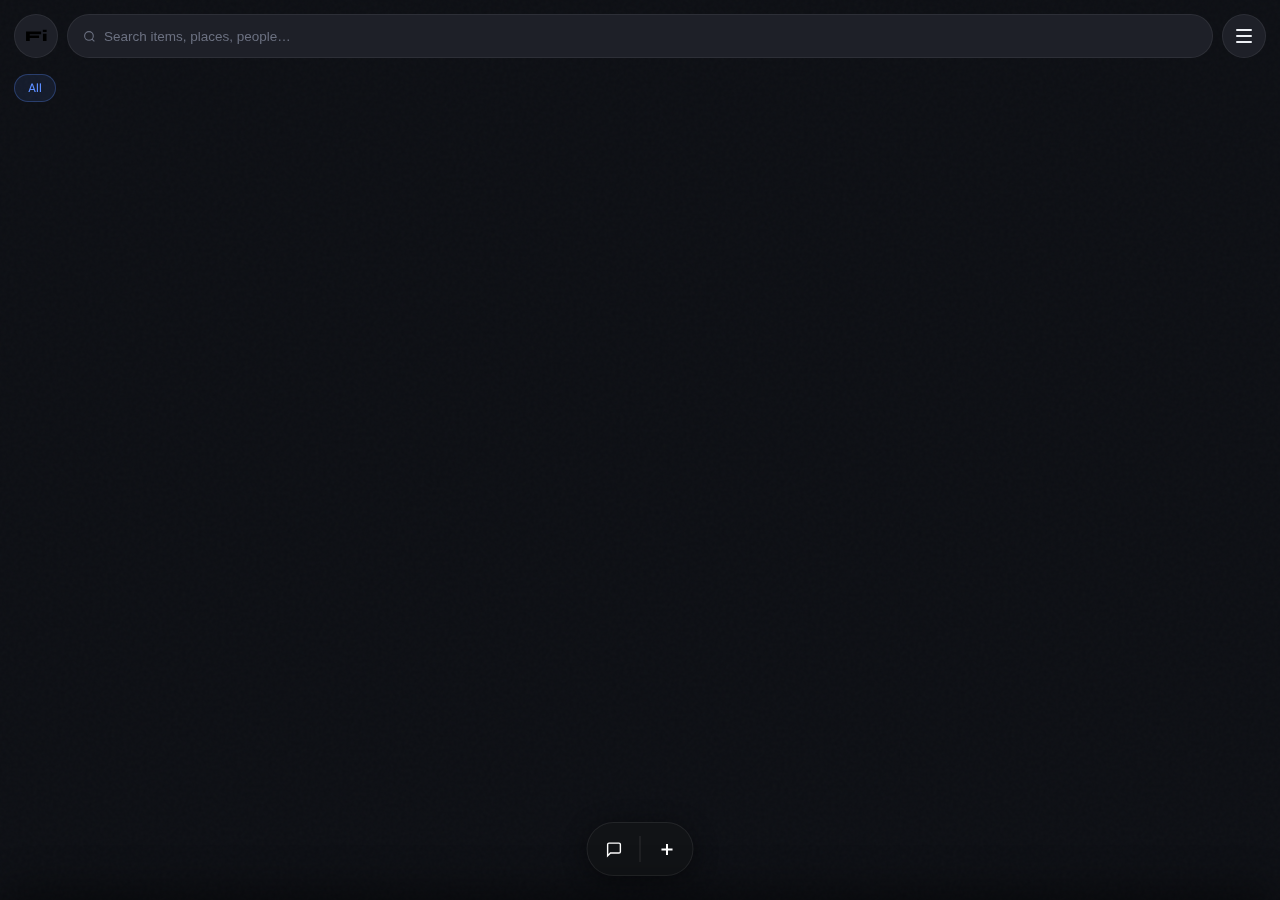
<file: index.html>
<!DOCTYPE html>
<html lang="en">
<head>
    <meta charset="UTF-8">
    <meta name="viewport" content="width=device-width, initial-scale=1.0">
    <title>FindIt – Campus Lost & Found</title>
    <link href="https://fonts.googleapis.com/css2?family=Syne:wght@400;600;700;800&family=DM+Sans:ital,opsz,wght@0,9..40,300;0,9..40,400;0,9..40,500&display=swap" rel="stylesheet">
    <link rel="stylesheet" href="style.css">
</head>
<body>

<!-- ── TOPBAR ── -->
<div class="topbar">
    <button class="circle-btn logo-btn" onclick="goHome()"><span>Fi</span></button>
    <div class="search-island">
        <svg width="13" height="13" fill="none" stroke="currentColor" stroke-width="2" viewBox="0 0 24 24"><circle cx="11" cy="11" r="8"/><path d="m21 21-4.35-4.35"/></svg>
        <input type="text" id="searchInput" placeholder="Search items, places, people…" autocomplete="off">
        <button class="search-clear" id="searchClear" aria-label="Clear search">✕</button>
    </div>
    <button class="circle-btn menu-btn" id="menuBtn" onclick="toggleMenu()">
        <div class="bar"></div><div class="bar"></div><div class="bar"></div>
    </button>
</div>

<!-- MENU DROPDOWN -->
<div class="menu-dropdown" id="menuDropdown">
    <div id="menuNotLoggedIn">
        <div class="menu-item login" onclick="openLogin()">Log in / Sign up</div>
        <div class="menu-divider"></div>
    </div>
    <div id="menuLoggedIn" style="display:none">
        <div class="menu-item" style="gap:8px;padding:8px 10px" onclick="openOwnProfile()">
            <div class="menu-avatar-sm" id="menuAvatarSm" style="background:var(--accent)">Me</div>
            <div>
                <div style="font-size:13px;font-weight:600" id="menuUserName">My Profile</div>
                <div style="font-size:11px;color:var(--muted)" id="menuUserHandle">u/me</div>
            </div>
        </div>
        <div id="adminMenuSection" style="display:none">
            <div class="menu-divider"></div>
            <div id="adminMenuItem" class="menu-item" onclick="openAdminDashboard()">
                <span style="font-size:13px;color:var(--recovered);font-weight:500">Admin Dashboard ↗</span>
            </div>
        </div>
        <div class="menu-divider"></div>
        <div class="menu-item" onclick="signOut()">Sign out</div>
        <div id="reqAdminMenuItem" class="menu-item" onclick="openAdminRequestModal()">Request Admin Access</div>
    </div>
</div>

<!-- ── FILTER CHIPS ── -->
<div class="search-filters" id="searchFilters">
    <div class="filter-chip active" data-filter="all" id="chipAll">All</div>
    <div class="filter-chips-expand" id="filterExpand">
        <div class="filter-chip" data-filter="found">Found</div>
        <div class="filter-chip" data-filter="lost">Lost</div>
        <div class="filter-chip" data-filter="waiting">Waiting</div>
        <div class="filter-chip" data-filter="recovered">Recovered</div>
        <div class="filter-chip" data-filter="main library">Library</div>
        <div class="filter-chip" data-filter="cafeteria">Cafeteria</div>
        <div class="filter-chip" data-filter="engineering">Engineering</div>
        <div class="filter-chip" data-filter="dorms">Dorms</div>
        <div class="filter-chip" data-filter="sports">Sports</div>
    </div>
</div>

<!-- ── FEED ── -->
<!-- ── NEW POSTS BANNER ── -->
<div id="newPostsBanner" onclick="dismissNewPosts()" style="display:none">
  <span id="newPostsLabel">↑ 1 new post</span>
</div>

<div class="feed" id="feed"></div>

<!-- EMPTY STATE -->
<div class="empty-state" id="emptyState">
    <div class="empty-icon">🔍</div>
    <div class="empty-title">Nothing found</div>
    <div class="empty-sub">Try a different search term or filter</div>
</div>

<!-- ── FAB ── -->
<div class="fab-island">
    <button class="fab-dm" onclick="openDMSheet()" title="Messages" style="position:relative;overflow:visible">
        <div style="position:relative;display:inline-flex;align-items:center;justify-content:center">
            <svg width="17" height="17" fill="none" stroke="white" stroke-width="2" viewBox="0 0 24 24">
                <path d="M21 15a2 2 0 0 1-2 2H7l-4 4V5a2 2 0 0 1 2-2h14a2 2 0 0 1 2 2z"/>
            </svg>
            <span id="dmFabBadge" style="display:none;position:absolute;top:-7px;right:-9px;background:#5b8dff;color:#fff;border-radius:50%;min-width:15px;height:15px;font-size:9px;font-weight:700;align-items:center;justify-content:center;padding:0 3px;border:1.5px solid #1a1d24;line-height:1"></span>
        </div>
    </button>
    <div class="fab-divider"></div>
    <button class="fab-add" onclick="tryPost()" title="New post">
        <svg width="19" height="19" fill="none" stroke="white" stroke-width="2.5" viewBox="0 0 24 24">
            <line x1="12" y1="5" x2="12" y2="19"/><line x1="5" y1="12" x2="19" y2="12"/>
        </svg>
    </button>
</div>

<!-- OVERLAY (comments) -->
<div class="overlay" id="overlay" onclick="closeComments()"></div>

<!-- TOAST -->
<div class="toast" id="toast"></div>

<!-- ── COMMENTS PANEL ── -->
<div class="comments-panel" id="commentsPanel"><div class="sheet-drag-handle" onmousedown="startDrag(event,'commentsPanel')" ontouchstart="startDrag(event,'commentsPanel')"><div class="drag-pill"></div></div>
    <div class="panel-handle">
        <span class="panel-title" id="panelTitle">Comments</span>
        <div class="panel-right">
            <button class="panel-share" onclick="shareItem(this)">
                <svg width="12" height="12" fill="none" stroke="currentColor" stroke-width="2" viewBox="0 0 24 24"><circle cx="18" cy="5" r="3"/><circle cx="6" cy="12" r="3"/><circle cx="18" cy="19" r="3"/><line x1="8.59" y1="13.51" x2="15.42" y2="17.49"/><line x1="15.41" y1="6.51" x2="8.59" y2="10.49"/></svg>
                Share
            </button>
            <button class="close-panel" onclick="closeComments()">✕</button>
        </div>
    </div>
    <div class="comments-scroll" id="commentsScroll"></div>
    <div id="commentInputWrap" class="comment-input-wrap">
        <div id="commentImagePreviewWrap" style="display:none;align-items:center;gap:8px;padding:0 0 8px 0">
            <img id="commentImagePreview" style="max-height:60px;max-width:80px;border-radius:6px;display:block;object-fit:cover">
            <button onclick="clearCommentImage()" style="background:rgba(0,0,0,0.6);color:#fff;border:none;border-radius:50%;width:18px;height:18px;cursor:pointer;font-size:10px;line-height:1;flex-shrink:0">✕</button>
        </div>
        <div style="display:flex;align-items:center;gap:6px;width:100%">
            <input type="file" id="commentImageInput" accept="image/*" style="display:none" onchange="handleCommentImageFile(this.files[0])">
            <button class="action-btn" onclick="document.getElementById('commentImageInput').click()" style="padding:0 8px;flex-shrink:0" title="Attach image">
                <svg width="15" height="15" fill="none" stroke="currentColor" stroke-width="1.8" viewBox="0 0 24 24"><rect x="3" y="3" width="18" height="18" rx="3"/><circle cx="8.5" cy="8.5" r="1.5"/><polyline points="21 15 16 10 5 21"/></svg>
            </button>
            <input class="comment-input" id="commentInput" placeholder="Write a comment…" onkeydown="if(event.key==='Enter')submitCommentClick()">
            <button class="send-btn" style="flex-shrink:0" onclick="submitCommentClick()">
                <svg width="13" height="13" fill="none" stroke="white" stroke-width="2.5" viewBox="0 0 24 24"><line x1="22" y1="2" x2="11" y2="13"/><polygon points="22 2 15 22 11 13 2 9 22 2"/></svg>
            </button>
        </div>
    </div>
    <div id="commentLoginPrompt" style="display:none;padding:12px 16px;border-top:1px solid var(--border);text-align:center">
        <span style="font-size:13px;color:var(--muted)">
            <a onclick="closeComments();openLogin()" style="color:var(--accent);cursor:pointer;font-weight:500">Sign in</a> to join the conversation
        </span>
    </div>
</div>

<!-- ── PROFILE OVERLAY + SHEET ── -->
<div class="sheet-overlay" id="profileOverlay" onclick="closeProfile()"></div>
<div class="bottom-sheet" id="profileSheet"><div class="sheet-drag-handle" onmousedown="startDrag(event,'profileSheet')" ontouchstart="startDrag(event,'profileSheet')"><div class="drag-pill"></div></div>
    <div class="profile-top-row">
        <div class="profile-left">
            <div class="profile-pic" id="pAvatar" style="background:#4da6ff">AB</div>
            <div>
                <div class="profile-name" id="pName">Amir B.</div>
                <div class="profile-handle" id="pHandle">u/amir_b</div><span id="pVerifiedBadge"></span>
                <div class="profile-points" id="pPoints">840 points</div>
            </div>
        </div>
        <button class="sheet-close-btn" onclick="closeProfile()">✕</button>
    </div>
    <div class="profile-stats">
        <div class="stat"><div class="stat-num" id="pStatPosted">…</div><div class="stat-label">Posted</div></div>
        <div class="stat"><div class="stat-num" id="pStatReturned">…</div><div class="stat-label">Recovered</div></div>
        <div class="stat"><div class="stat-num" id="pStatComments">…</div><div class="stat-label">Comments</div></div>
        <div class="stat" id="pAlertWrap" style="display:none"><div class="stat-num" id="pStatAlerts" style="color:var(--danger)">0</div><div class="stat-label" style="color:var(--danger)">⚠ Alerts</div></div>
    </div>
    <button class="profile-msg-btn" id="profileMsgBtn" onclick="openDM()">
        <svg width="13" height="13" fill="none" stroke="currentColor" stroke-width="2" viewBox="0 0 24 24"><path d="M21 15a2 2 0 0 1-2 2H7l-4 4V5a2 2 0 0 1 2-2h14a2 2 0 0 1 2 2z"/></svg>
        Message
    </button>
    <div class="activity-label">Activity</div>
    <div id="profileHistoryList"></div>
</div>



<!-- ── DM SHEET ── -->
<div class="dm-sheet" id="dmSheet">
    <div class="sheet-drag-handle" onmousedown="startDrag(event,'dmSheet')" ontouchstart="startDrag(event,'dmSheet')"><div class="drag-pill"></div></div>

    <!-- ── INBOX VIEW ── -->
    <div id="dmInbox">
        <div class="dm-header">
            <div style="font-family:'Syne',sans-serif;font-weight:700;font-size:16px;flex:1">Messages</div>
            <button class="dm-close" onclick="closeDM()">✕</button>
        </div>
        <div id="dmConvoList" style="overflow-y:auto;flex:1;padding:8px 0">
            <div style="text-align:center;padding:32px 0;color:var(--muted);font-size:13px">Loading…</div>
        </div>
    </div>

    <!-- ── THREAD VIEW ── -->
    <div id="dmThread" style="display:none;flex-direction:column;flex:1;overflow:hidden">
        <div class="dm-header">
            <button onclick="showDMInbox()" style="background:none;border:none;color:var(--muted);font-size:20px;cursor:pointer;padding:0 8px 0 0;line-height:1">‹</button>
            <div class="dm-avatar" id="dmAvatar" style="background:#4da6ff">AB</div>
            <div style="flex:1"><div class="dm-name" id="dmName">User</div></div>
            <button class="dm-close" onclick="closeDM()">✕</button>
        </div>
        <div class="dm-messages" id="dmMessages"></div>
        <div class="dm-input-wrap" style="flex-direction:column;gap:0">
            <div id="dmImagePreviewWrap" style="display:none;align-items:center;gap:8px;padding:6px 12px 0">
                <img id="dmImagePreview" style="max-height:60px;max-width:80px;border-radius:6px;object-fit:cover">
                <button onclick="clearDMImage()" style="background:rgba(0,0,0,0.6);color:#fff;border:none;border-radius:50%;width:18px;height:18px;cursor:pointer;font-size:10px;line-height:1">✕</button>
            </div>
            <div style="display:flex;align-items:center;gap:6px;padding:0">
                <input type="file" id="dmImageInput" accept="image/*" style="display:none" onchange="handleDMImageFile(this.files[0])">
                <button class="action-btn" onclick="document.getElementById('dmImageInput').click()" style="padding:0 8px;flex-shrink:0" title="Send image">
                    <svg width="15" height="15" fill="none" stroke="currentColor" stroke-width="1.8" viewBox="0 0 24 24"><rect x="3" y="3" width="18" height="18" rx="3"/><circle cx="8.5" cy="8.5" r="1.5"/><polyline points="21 15 16 10 5 21"/></svg>
                </button>
                <input class="dm-input" placeholder="Message…" id="dmInput" onkeydown="if(event.key==='Enter')sendDMClick()" style="flex:1;min-width:0">
                <button class="send-btn" style="flex-shrink:0" onclick="sendDMClick()">
                    <svg width="13" height="13" fill="none" stroke="white" stroke-width="2.5" viewBox="0 0 24 24"><line x1="22" y1="2" x2="11" y2="13"/><polygon points="22 2 15 22 11 13 2 9 22 2"/></svg>
                </button>
            </div>
        </div>
    </div>
</div>

<!-- ── LOCATION SHEET ── -->
<div class="sheet-overlay" id="locOverlay" onclick="closeLocation()"></div>
<div class="bottom-sheet loc-sheet" id="locSheet"><div class="sheet-drag-handle" onmousedown="startDrag(event,'locSheet')" ontouchstart="startDrag(event,'locSheet')"><div class="drag-pill"></div></div>
    <div class="loc-header">
        <div>
            <div class="loc-title" id="locTitle"></div>
            <div class="loc-count" id="locCount"></div>
        </div>
        <button class="sheet-close-btn" onclick="closeLocation()">✕</button>
    </div>
    <div id="locList"></div>
</div>

<!-- ── POST MODAL ── -->
<div class="modal-bg" id="postModal" onclick="if(event.target===this)closePost()">
    <div class="modal-box">
        <div class="modal-title">Post an Item</div>
        <div class="form-row">
            <div class="form-group">
                <label class="form-label">Location</label>
                <select class="form-select" id="postLocation">
                    <option>Main Library</option><option>Cafeteria</option>
                    <option>Engineering Building</option><option>Sports Complex</option>
                    <option>Dorms – Block A</option><option>Dorms – Block B</option>
                    <option>Admin Building</option><option>Parking Lot</option>
                </select>
            </div>
            <div class="form-group">
                <label class="form-label">Category</label>
                <select class="form-select" id="postCategory">
                    <option>Electronics</option><option>Bags</option><option>Accessories</option>
                    <option>Clothing</option><option>ID / Cards</option><option>Keys</option><option>Other</option>
                </select>
            </div>
        </div>
        <div class="form-row">
            <div class="form-group">
                <label class="form-label">Status</label>
                <select class="form-select" id="postStatus">
                    <option value="found">Found</option><option value="lost">Lost</option><option value="waiting">Waiting</option><option value="recovered">Recovered</option>
                </select>
            </div>
        </div>
        <div class="form-group" style="margin-bottom:11px">
            <label class="form-label">Title</label>
            <input class="form-input" id="postTitle" type="text" placeholder="e.g. Black backpack with red keychain">
        </div>
        <div class="form-group" style="margin-bottom:11px">
            <label class="form-label">Description</label>
            <textarea class="form-textarea" id="postDesc" placeholder="Describe the item, exact location, time, identifying features…"></textarea>
        </div>
        <!-- Image upload: browse + paste + drag-drop -->
        <div class="form-group" style="margin-bottom:11px">
            <label class="form-label">Photo <span style="color:var(--muted);font-weight:400">(optional)</span></label>
            <div class="upload-area" id="uploadArea" onclick="document.getElementById('postImageInput').click()" ondragover="event.preventDefault();this.classList.add('drag-over')" ondragleave="this.classList.remove('drag-over')" ondrop="handleImageDrop(event)">
                <input type="file" id="postImageInput" accept="image/*" style="display:none" onchange="handleImageFile(this.files[0])">
                <div id="uploadPlaceholder">
                    <svg width="22" height="22" fill="none" stroke="currentColor" stroke-width="1.5" viewBox="0 0 24 24" style="margin-bottom:6px;opacity:0.4"><rect x="3" y="3" width="18" height="18" rx="3"/><circle cx="8.5" cy="8.5" r="1.5"/><polyline points="21 15 16 10 5 21"/></svg>
                    <div class="upload-text">Browse or paste a photo</div>
                    <div class="upload-optional">Click to browse · Paste from clipboard · Drag &amp; drop</div>
                </div>
                <div id="uploadPreviewWrap" style="display:none;position:relative">
                    <img id="uploadPreview" style="width:100%;border-radius:8px;display:block;height:auto">
                    <button onclick="event.stopPropagation();clearImage()" style="position:absolute;top:4px;right:4px;background:rgba(0,0,0,0.6);color:#fff;border:none;border-radius:50%;width:24px;height:24px;cursor:pointer;font-size:13px;line-height:1">✕</button>
                </div>
            </div>
        </div>
        <div class="modal-actions">
            <button class="btn-cancel" onclick="closePost()">Cancel</button>
            <button class="btn-submit" id="postSubmitBtn" onclick="submitPost()">Post</button>
        </div>
    </div>
</div>

<!-- ── EDIT MODAL ── -->
<div class="modal-bg" id="editModal" onclick="if(event.target===this)closeEdit()">
    <div class="modal-box">
        <div class="modal-title">Edit Post</div>
        <div class="form-group" style="margin-bottom:11px">
            <label class="form-label">Title</label>
            <input class="form-input" id="editTitle" type="text">
        </div>
        <div class="form-group" style="margin-bottom:11px">
            <label class="form-label">Description</label>
            <textarea class="form-textarea" id="editDesc"></textarea>
        </div>
        <div class="form-group" style="margin-bottom:12px">
            <label class="form-label">Status</label>
            <div class="status-options">
                <div class="status-opt" data-status="found" onclick="selectStatus(this,'found')">Found</div>
                <div class="status-opt" data-status="lost" onclick="selectStatus(this,'lost')">Lost</div>
                <div class="status-opt" data-status="waiting" onclick="selectStatus(this,'waiting')">Waiting</div>
                <div class="status-opt" data-status="recovered" onclick="selectStatus(this,'recovered')">Recovered</div>
            </div>
        </div>
        <!-- Image upload in edit modal -->
        <div class="form-group" style="margin-bottom:12px">
            <label class="form-label">Photo <span style="color:var(--muted);font-weight:400">(optional)</span></label>
            <div class="upload-area" id="editUploadArea" onclick="document.getElementById('editImageInput').click()" ondragover="event.preventDefault();this.classList.add('drag-over')" ondragleave="this.classList.remove('drag-over')" ondrop="event.preventDefault();this.classList.remove('drag-over');handleEditImageFile(event.dataTransfer.files[0])">
                <input type="file" id="editImageInput" accept="image/*" style="display:none" onchange="handleEditImageFile(this.files[0])">
                <div id="editUploadPlaceholder">
                    <svg width="18" height="18" fill="none" stroke="currentColor" stroke-width="1.5" viewBox="0 0 24 24" style="margin-bottom:4px;opacity:0.4"><rect x="3" y="3" width="18" height="18" rx="3"/><circle cx="8.5" cy="8.5" r="1.5"/><polyline points="21 15 16 10 5 21"/></svg>
                    <div class="upload-text">Click to change photo</div>
                </div>
                <div id="editUploadPreviewWrap" style="display:none;position:relative">
                    <img id="editImagePreview" style="width:100%;border-radius:8px;display:block;height:auto">
                    <button onclick="event.stopPropagation();clearEditImage()" style="position:absolute;top:4px;right:4px;background:rgba(0,0,0,0.6);color:#fff;border:none;border-radius:50%;width:24px;height:24px;cursor:pointer;font-size:13px;line-height:1">✕</button>
                </div>
            </div>
        </div>
        <div class="modal-actions">
            <button class="btn-cancel" onclick="closeEdit()">Cancel</button>
            <button class="btn-submit" onclick="saveEdit()">Save</button>
        </div>
    </div>
</div>

<!-- ── CONFIRM DELETE ── -->
<div class="modal-bg" id="confirmModal" onclick="if(event.target===this)closeConfirm()">
    <div class="modal-box confirm-box">
        <div class="confirm-title">Delete this post?</div>
        <div class="confirm-sub">This can't be undone. The post will be permanently removed.</div>
        <div class="modal-actions">
            <button class="btn-cancel" onclick="closeConfirm()">Cancel</button>
            <button class="btn-danger" onclick="confirmDelete()">Delete</button>
        </div>
    </div>
</div>

<!-- ── ADMIN MODAL ── -->
<div class="modal-bg" id="adminModal" onclick="if(event.target===this)closeAdmin()">
    <div class="modal-box" style="max-width:400px">
        <div style="font-family:'Syne',sans-serif;font-weight:800;font-size:16px;margin-bottom:4px;display:flex;align-items:center;gap:8px">
            <span class="admin-badge">Admin</span> Panel
        </div>
        <div style="font-size:12px;color:var(--muted);margin-bottom:18px">Moderation actions for this member</div>
        <div class="admin-action" onclick="adminAction('delete')">
            <div class="admin-action-icon" style="background:rgba(224,90,90,0.12)">🗑</div>
            <div><div class="admin-action-text">Delete Post</div><div class="admin-action-desc">Remove post from the platform</div></div>
        </div>
        <div class="admin-action" onclick="adminAction('ban')">
            <div class="admin-action-icon" style="background:rgba(224,90,90,0.12)">🚫</div>
            <div><div class="admin-action-text">Ban Member</div><div class="admin-action-desc">Block this user from posting</div></div>
        </div>
        <div class="admin-action" onclick="adminAction('unban')">
            <div class="admin-action-icon" style="background:rgba(34,201,122,0.12)">✅</div>
            <div><div class="admin-action-text">Unban Member</div><div class="admin-action-desc">Restore access for this user</div></div>
        </div>
        <div class="admin-action" onclick="adminAction('alert')" style="margin-bottom:0">
            <div class="admin-action-icon" style="background:rgba(232,168,56,0.12)">⚠️</div>
            <div><div class="admin-action-text">Send Alert</div><div class="admin-action-desc">Warn this user about their activity</div></div>
        </div>
        <div class="modal-actions" style="margin-top:14px">
            <button class="btn-cancel" onclick="closeAdmin()">Close</button>
        </div>
    </div>
</div>

<!-- ── SIGN IN REQUIRED ── -->
<div class="modal-bg" id="signinReqModal" onclick="if(event.target===this)closeSigninReq()">
    <div class="modal-box signin-req-box">
        <div class="signin-req-icon">🔒</div>
        <div class="signin-req-title">Sign in to post</div>
        <div class="signin-req-sub">You need to be signed in to create a post on FindIt.</div>
        <button class="btn-full btn-submit" style="margin-bottom:8px" onclick="closeSigninReq();openLogin()">Sign in</button>
        <button class="btn-full btn-cancel" onclick="closeSigninReq()">Maybe later</button>
    </div>
</div>

<!-- ── LOGIN MODAL ── -->
<div class="modal-bg" id="loginModal" onclick="if(event.target===this)closeLogin()">
    <div class="modal-box login-box">
        <div class="login-logo">
            <div class="login-logo-circle"><span>Fi</span></div>
            <div class="login-logo-name">FindIt</div>
        </div>

        <!-- Tab switcher -->
        <div id="loginMainWrap">
            <div style="display:flex;gap:0;margin-bottom:18px;background:var(--surface2);border-radius:10px;padding:3px">
                <button id="tabLoginBtn" onclick="switchLoginTab('login')"
                    style="flex:1;padding:7px;border:none;border-radius:8px;font-size:13px;font-weight:600;cursor:pointer;background:var(--surface);color:var(--text);font-family:inherit">
                    Log in
                </button>
                <button id="tabRegisterBtn" onclick="switchLoginTab('register')"
                    style="flex:1;padding:7px;border:none;border-radius:8px;font-size:13px;font-weight:600;cursor:pointer;background:transparent;color:var(--muted);font-family:inherit">
                    Sign up
                </button>
            </div>

            <!-- Login tab -->
            <div id="loginTab">
                <input class="login-input" type="text" id="loginUid" placeholder="Username" autocomplete="username" onkeydown="if(event.key==='Enter')document.getElementById('loginPw').focus()">
                <input class="login-input" type="password" id="loginPw" placeholder="Password" autocomplete="current-password" style="margin-top:8px" onkeydown="if(event.key==='Enter')doLogin()">
                <div id="loginError" style="display:none;color:#e05a5a;font-size:12px;margin-top:6px;text-align:center"></div>
                <button class="btn-full btn-submit" onclick="doLogin()" style="margin-top:12px" id="loginBtn">Log in</button>
            </div>

            <!-- Register tab -->
            <div id="registerTab" style="display:none">
                <input class="login-input" type="text" id="regName" placeholder="Display name (e.g. Khalid)" onkeydown="if(event.key==='Enter')document.getElementById('regUid').focus()">
                <input class="login-input" type="text" id="regUid" placeholder="Username (letters, numbers, _)" autocomplete="username" style="margin-top:8px" onkeydown="if(event.key==='Enter')document.getElementById('regPw').focus()">
                <input class="login-input" type="password" id="regPw" placeholder="Password (min 6 characters)" autocomplete="new-password" style="margin-top:8px" onkeydown="if(event.key==='Enter')doRegister()">
                <div id="registerError" style="display:none;color:#e05a5a;font-size:12px;margin-top:6px;text-align:center"></div>
                <button class="btn-full btn-submit" onclick="doRegister()" style="margin-top:12px" id="registerBtn">Create account</button>
            </div>


        </div>

        <!-- Admin request form -->
        <div id="adminRequestWrap" style="display:none">
            <div style="display:flex;align-items:center;gap:8px;margin-bottom:4px">
                <button onclick="backToLogin()" style="background:none;border:none;color:var(--muted);font-size:18px;cursor:pointer;padding:0;line-height:1">←</button>
                <div class="login-title" style="margin-bottom:0">Request Admin Access</div>
            </div>
            <div class="login-sub">Fill in this form and a super admin will review your request.</div>
            <input class="login-input" type="text" id="arName" placeholder="Your full name">
            <input class="login-input" type="text" id="arUid" placeholder="Your username (if you have one)" style="margin-top:7px">
            <input class="login-input" type="text" id="arRole" placeholder="Your role (e.g. Library Staff)" style="margin-top:7px">
            <textarea class="login-input" id="arReason" placeholder="Why do you need admin access?" rows="3" style="margin-top:7px;resize:none;font-family:inherit"></textarea>
            <button class="btn-full btn-submit" style="margin-top:10px" onclick="submitAdminRequest()">Submit Request</button>
        </div>

        <!-- Admin request sent -->
        <div id="adminRequestSent" style="display:none;text-align:center;padding:6px 0">
            <div style="font-size:34px;margin-bottom:9px">✅</div>
            <div class="login-sent-title">Request Submitted</div>
            <div class="login-sent-msg">Your request has been sent to the admin team.</div>
        </div>

        <span class="login-close" onclick="closeLogin()">Cancel</span>
    </div>
</div>

<script src="api.js"></script>
<script src="data.js"></script>
<script src="app.js"></script>
<!-- ── ADMIN REQUEST MODAL ── -->
<div class="modal-bg" id="adminReqModal" onclick="if(event.target===this)closeAdminReqModal()">
    <div class="modal-box" style="max-width:360px;padding:28px 24px">

        <div style="margin-bottom:20px">
            <div class="modal-title" style="margin-bottom:6px">Request Admin Access</div>
            <div style="font-size:13px;color:var(--muted);line-height:1.5">Upload a photo of your staff ID. A super admin will review and approve your request.</div>
        </div>

        <div id="adminReqForm">
            <!-- Staff ID upload -->
            <div style="margin-bottom:24px">
                <div style="font-size:12px;font-weight:600;color:var(--muted);letter-spacing:0.4px;text-transform:uppercase;margin-bottom:10px">Staff ID Photo</div>
                <div id="arIdUploadArea" onclick="document.getElementById('arIdInput').click()"
                    style="border:1.5px dashed var(--border);border-radius:14px;padding:28px 16px;text-align:center;cursor:pointer;transition:border-color 0.2s;background:var(--surface2)"
                    ondragover="event.preventDefault();this.style.borderColor='var(--accent)'"
                    ondragleave="this.style.borderColor='var(--border)'"
                    ondrop="event.preventDefault();this.style.borderColor='var(--border)';handleArIdFile(event.dataTransfer.files[0])">
                    <input type="file" id="arIdInput" accept="image/*" style="display:none" onchange="handleArIdFile(this.files[0])">
                    <div id="arIdPlaceholder">
                        <svg width="28" height="28" fill="none" stroke="currentColor" stroke-width="1.5" viewBox="0 0 24 24" style="opacity:0.35;margin-bottom:8px"><rect x="2" y="7" width="20" height="14" rx="2"/><path d="M16 3H8L6 7h12l-2-4z"/><circle cx="12" cy="13" r="3"/></svg>
                        <div style="font-size:13px;color:var(--muted)">Tap to upload staff ID</div>
                        <div style="font-size:11px;color:var(--muted);opacity:0.6;margin-top:4px">JPG, PNG — clearly shows your name & role</div>
                    </div>
                    <div id="arIdPreviewWrap" style="display:none;position:relative">
                        <img id="arIdPreview" style="max-width:100%;max-height:180px;border-radius:8px;object-fit:contain">
                        <button onclick="event.stopPropagation();clearArId()" style="position:absolute;top:-8px;right:-8px;background:var(--surface);border:1px solid var(--border);color:var(--text);border-radius:50%;width:24px;height:24px;cursor:pointer;font-size:12px;line-height:1">✕</button>
                    </div>
                </div>
            </div>

            <div style="margin-bottom:28px">
                <div style="font-size:12px;font-weight:600;color:var(--muted);letter-spacing:0.4px;text-transform:uppercase;margin-bottom:10px">Your Username</div>
                <input class="form-input" type="text" id="arUid" placeholder="Username on FindIt (optional)" style="width:100%;box-sizing:border-box">
            </div>

            <div class="modal-actions" style="margin-top:0">
                <button class="btn-cancel" onclick="closeAdminReqModal()">Cancel</button>
                <button class="btn-submit" id="adminReqBtn" onclick="submitAdminRequest()">Submit</button>
            </div>
        </div>

        <!-- Success state -->
        <div id="adminReqSent" style="display:none;text-align:center;padding:16px 0 8px">
            <div style="font-size:40px;margin-bottom:12px">✅</div>
            <div style="font-family:'Syne',sans-serif;font-weight:700;font-size:16px;margin-bottom:8px">Request Submitted</div>
            <div style="font-size:13px;color:var(--muted);line-height:1.6">Your staff ID has been sent to the admin team. They'll review it and update your access.</div>
            <button class="btn-full btn-submit" onclick="closeAdminReqModal()" style="margin-top:20px">Done</button>
        </div>

    </div>
</div>

<!-- ── REPORT MODAL ── -->
<div class="modal-bg" id="reportModal" onclick="if(event.target===this)closeReport()">
    <div class="modal-box" style="max-width:340px">
        <div class="modal-title">Report Post</div>
        <div style="font-size:13px;color:var(--muted);margin-bottom:16px">Tell us what's wrong with this post. Admins will review it.</div>
        <select class="form-input" id="reportReason" style="width:100%;margin-bottom:0">
            <option value="">Select a reason…</option>
            <option value="spam">Spam or misleading</option>
            <option value="inappropriate">Inappropriate content</option>
            <option value="fake">Fake or fraudulent</option>
            <option value="other">Other</option>
        </select>
        <div class="modal-actions" style="margin-top:16px">
            <button class="btn-cancel" onclick="closeReport()">Cancel</button>
            <button class="btn-submit" id="reportBtn" onclick="submitReport()">Report</button>
        </div>
    </div>
</div>

</body>
</html>
</file>
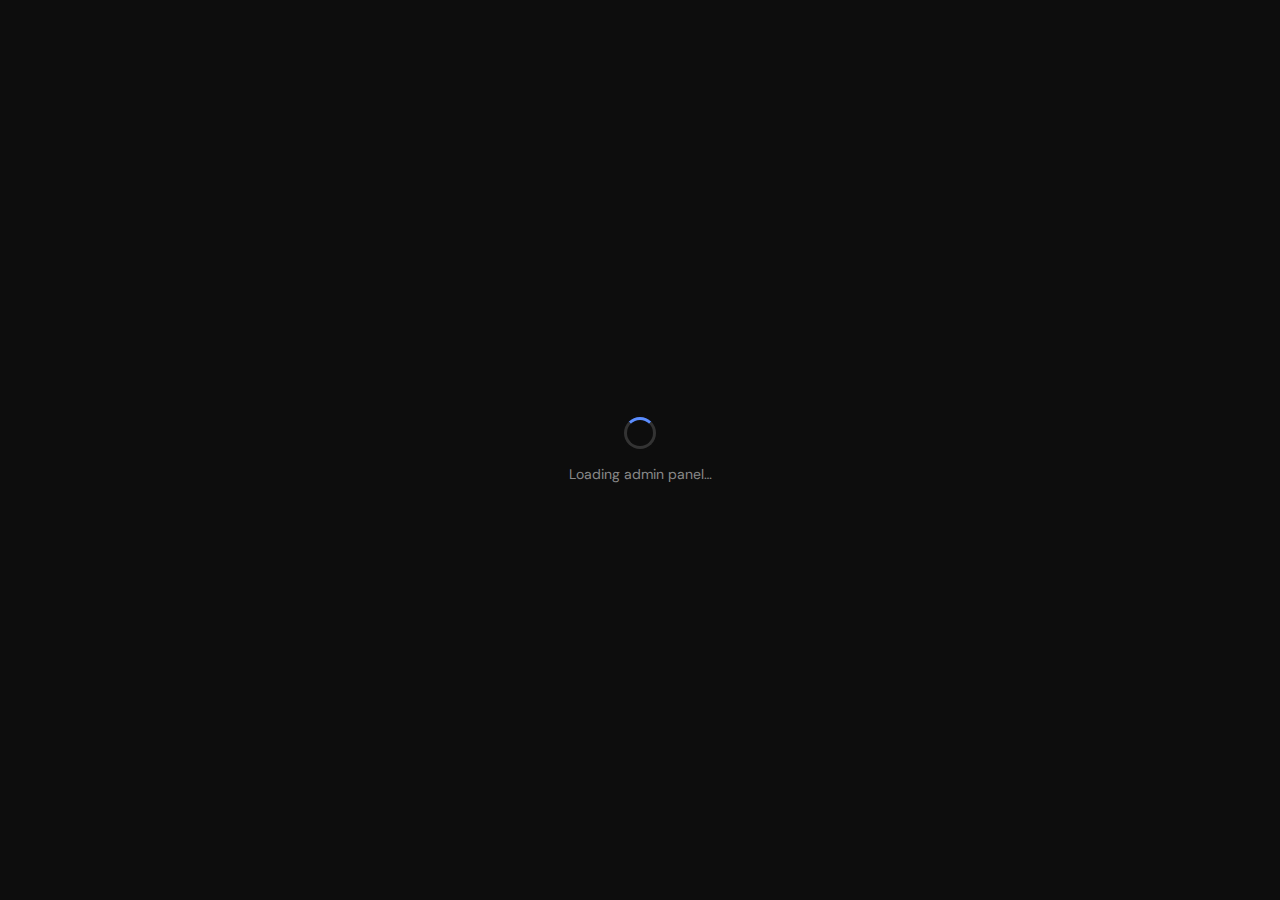
<file: admin.html>
<!DOCTYPE html>
<html lang="en">
<head>
  <meta charset="UTF-8">
  <meta name="viewport" content="width=device-width, initial-scale=1.0">
  <title>FindIt Admin</title>
  <link href="https://fonts.googleapis.com/css2?family=Syne:wght@400;600;700;800&family=DM+Sans:wght@300;400;500&display=swap" rel="stylesheet">
  <style>
    :root {
      --bg:#0d0f14; --surface:#161820; --surface2:#1e2028; --surface3:#252830;
      --border:rgba(255,255,255,0.07); --text:#eef0f5; --muted:#6b7080;
      --accent:#5b8dff; --found:#22c97a; --lost:#4da6ff; --waiting:#8a8f9e;
      --recovered:#e8a838; --danger:#e05a5a; --radius:14px;
    }
    *{margin:0;padding:0;box-sizing:border-box;}
    body{background:var(--bg);color:var(--text);font-family:'DM Sans',sans-serif;min-height:100vh;display:flex;}
    a{color:inherit;text-decoration:none;}
    button{cursor:pointer;font-family:inherit;}

    /* ── SIDEBAR ── */
    .sidebar{
      width:220px;flex-shrink:0;background:var(--surface);
      border-right:1px solid var(--border);
      display:flex;flex-direction:column;
      position:fixed;top:0;left:0;bottom:0;z-index:50;
    }
    .sidebar-logo{
      display:flex;align-items:center;gap:10px;
      padding:20px 18px 16px;border-bottom:1px solid var(--border);
    }
    .logo-mark{
      width:34px;height:34px;border-radius:50%;
      background:var(--surface2);border:1px solid var(--border);
      display:flex;align-items:center;justify-content:center;
      font-family:'Syne',sans-serif;font-weight:800;font-size:13px;
    }
    .logo-text{font-family:'Syne',sans-serif;font-weight:800;font-size:15px;}
    .logo-badge{font-size:10px;color:var(--recovered);margin-left:2px;font-weight:600;}

    .nav{flex:1;padding:10px 8px;display:flex;flex-direction:column;gap:2px;}
    .nav-item{
      display:flex;align-items:center;gap:10px;
      padding:9px 12px;border-radius:10px;font-size:13px;font-weight:400;
      color:var(--muted);transition:all 0.12s;position:relative;
    }
    .nav-item:hover{background:var(--surface2);color:var(--text);}
    .nav-item.active{background:rgba(91,141,255,0.1);color:var(--accent);}
    .nav-item .badge{
      margin-left:auto;background:var(--danger);color:#fff;
      font-size:10px;font-weight:700;padding:1px 6px;border-radius:50px;
      min-width:18px;text-align:center;
    }
    .nav-icon{width:16px;height:16px;flex-shrink:0;}
    .nav-sep{height:1px;background:var(--border);margin:6px 4px;}

    .sidebar-user{
      padding:14px 14px 18px;border-top:1px solid var(--border);
      display:flex;align-items:center;gap:9px;
    }
    .user-av{
      width:32px;height:32px;border-radius:50%;
      display:flex;align-items:center;justify-content:center;
      font-size:11px;font-weight:700;color:#fff;flex-shrink:0;
    }
    .user-name{font-size:13px;font-weight:500;line-height:1.2;}
    .user-role{font-size:10px;color:var(--recovered);}
    .signout-btn{margin-left:auto;background:none;border:none;color:var(--muted);font-size:18px;padding:2px;transition:color 0.12s;}
    .signout-btn:hover{color:var(--danger);}

    /* ── MAIN ── */
    .main{margin-left:220px;flex:1;min-height:100vh;display:flex;flex-direction:column;}
    .topbar{
      padding:16px 28px;border-bottom:1px solid var(--border);
      display:flex;align-items:center;gap:14px;
      background:var(--surface);position:sticky;top:0;z-index:40;
    }
    .page-title{font-family:'Syne',sans-serif;font-weight:800;font-size:18px;}
    .page-sub{font-size:12px;color:var(--muted);margin-top:1px;}
    .topbar-right{margin-left:auto;display:flex;align-items:center;gap:10px;}
    .btn{
      display:inline-flex;align-items:center;gap:6px;
      padding:8px 16px;border-radius:9px;font-size:13px;font-weight:500;border:none;
      transition:opacity 0.15s;
    }
    .btn:hover{opacity:0.8;}
    .btn-primary{background:var(--accent);color:#fff;}
    .btn-ghost{background:var(--surface2);border:1px solid var(--border);color:var(--text);}
    .btn-danger{background:rgba(224,90,90,0.15);border:1px solid rgba(224,90,90,0.3);color:var(--danger);}
    .btn-success{background:rgba(34,201,122,0.12);border:1px solid rgba(34,201,122,0.25);color:var(--found);}
    .btn-sm{padding:5px 12px;font-size:12px;}

    .content{padding:24px 28px;flex:1;}

    /* ── PANELS ── */
    .panel{display:none;}
    .panel.active{display:block;}

    /* ── STAT CARDS ── */
    .stat-grid{display:grid;grid-template-columns:repeat(auto-fill,minmax(150px,1fr));gap:12px;margin-bottom:24px;}
    .stat-card{
      background:var(--surface);border:1px solid var(--border);border-radius:var(--radius);
      padding:16px;
    }
    .stat-value{font-family:'Syne',sans-serif;font-weight:800;font-size:26px;line-height:1;margin-bottom:4px;}
    .stat-label{font-size:11px;color:var(--muted);}
    .stat-card.accent .stat-value{color:var(--accent);}
    .stat-card.found  .stat-value{color:var(--found);}
    .stat-card.danger .stat-value{color:var(--danger);}
    .stat-card.warn   .stat-value{color:var(--recovered);}

    /* ── SECTION HEADER ── */
    .section-header{display:flex;align-items:center;justify-content:space-between;margin-bottom:14px;}
    .section-title{font-family:'Syne',sans-serif;font-weight:700;font-size:14px;}

    /* ── TABLE ── */
    .table-wrap{background:var(--surface);border:1px solid var(--border);border-radius:var(--radius);overflow:hidden;margin-bottom:24px;}
    table{width:100%;border-collapse:collapse;}
    thead tr{border-bottom:1px solid var(--border);}
    th{padding:10px 14px;text-align:left;font-size:11px;font-weight:600;color:var(--muted);letter-spacing:0.4px;text-transform:uppercase;white-space:nowrap;}
    td{padding:11px 14px;font-size:13px;border-bottom:1px solid var(--border);vertical-align:middle;}
    tr:last-child td{border-bottom:none;}
    tr:hover td{background:rgba(255,255,255,0.015);}

    /* ── BADGES ── */
    .role-badge{display:inline-flex;align-items:center;padding:2px 8px;border-radius:50px;font-size:10px;font-weight:600;}
    .rb-super{background:rgba(232,168,56,0.15);color:var(--recovered);border:1px solid rgba(232,168,56,0.3);}
    .rb-admin{background:rgba(91,141,255,0.12);color:var(--accent);border:1px solid rgba(91,141,255,0.25);}
    .rb-user{background:var(--surface2);color:var(--muted);border:1px solid var(--border);}
    .rb-banned{background:rgba(224,90,90,0.12);color:var(--danger);border:1px solid rgba(224,90,90,0.25);}

    .status-dot{width:7px;height:7px;border-radius:50%;display:inline-block;margin-right:5px;}
    .dot-found{background:var(--found);}
    .dot-lost{background:var(--lost);}
    .dot-waiting{background:var(--waiting);}
    .dot-recovered{background:var(--recovered);}
    .dot-pending{background:var(--recovered);}
    .dot-approved{background:var(--found);}
    .dot-rejected{background:var(--danger);}

    .user-cell{display:flex;align-items:center;gap:9px;}
    .user-av-sm{width:28px;height:28px;border-radius:50%;display:flex;align-items:center;justify-content:center;font-size:10px;font-weight:700;color:#fff;flex-shrink:0;}
    .user-uid{font-size:11px;color:var(--muted);}

    /* ── ACTION ROW ── */
    .actions{display:flex;gap:6px;flex-wrap:wrap;}

    /* ── REQUEST CARD ── */
    .req-card{background:var(--surface);border:1px solid var(--border);border-radius:var(--radius);padding:18px;margin-bottom:12px;transition:border-color 0.15s;}
    .req-card:hover{border-color:rgba(255,255,255,0.12);}
    .req-head{display:flex;align-items:flex-start;justify-content:space-between;margin-bottom:10px;}
    .req-name{font-family:'Syne',sans-serif;font-weight:700;font-size:15px;}
    .req-meta{font-size:12px;color:var(--muted);margin-top:2px;}
    .req-reason{font-size:13px;color:#9ba1b0;line-height:1.55;margin-bottom:14px;padding:10px 12px;background:var(--surface2);border-radius:9px;border:1px solid var(--border);}
    .req-actions{display:flex;gap:8px;}

    /* ── LOG ── */
    .log-item{display:flex;align-items:flex-start;gap:12px;padding:11px 0;border-bottom:1px solid var(--border);}
    .log-item:last-child{border-bottom:none;}
    .log-icon{width:30px;height:30px;border-radius:8px;display:flex;align-items:center;justify-content:center;font-size:14px;flex-shrink:0;}
    .log-action{font-size:13px;font-weight:500;}
    .log-detail{font-size:11px;color:var(--muted);margin-top:1px;}
    .log-time{margin-left:auto;font-size:11px;color:var(--muted);white-space:nowrap;}

    /* ── MODAL ── */
    .modal-bg{position:fixed;inset:0;z-index:200;background:rgba(0,0,0,0.7);backdrop-filter:blur(6px);display:flex;align-items:center;justify-content:center;padding:20px;opacity:0;pointer-events:none;transition:opacity 0.2s;}
    .modal-bg.open{opacity:1;pointer-events:all;}
    .modal-box{background:var(--surface);border:1px solid var(--border);border-radius:18px;padding:22px;width:100%;max-width:420px;transform:scale(0.97);transition:transform 0.25s cubic-bezier(0.34,1.2,0.64,1);}
    .modal-bg.open .modal-box{transform:scale(1);}
    .modal-title{font-family:'Syne',sans-serif;font-weight:800;font-size:16px;margin-bottom:14px;}
    .form-group{display:flex;flex-direction:column;gap:5px;margin-bottom:12px;}
    .form-label{font-size:11px;font-weight:600;color:var(--muted);text-transform:uppercase;letter-spacing:0.4px;}
    .form-select,.form-input{background:var(--surface2);border:1px solid var(--border);border-radius:9px;padding:8px 11px;color:var(--text);font-size:13px;outline:none;width:100%;font-family:'DM Sans',sans-serif;transition:border-color 0.15s;}
    .form-select:focus,.form-input:focus{border-color:rgba(91,141,255,0.35);}
    .modal-actions{display:flex;gap:8px;margin-top:16px;}

    /* ── SEARCH BAR ── */
    .search-bar{display:flex;align-items:center;gap:8px;background:var(--surface2);border:1px solid var(--border);border-radius:9px;padding:7px 12px;margin-bottom:14px;}
    .search-bar input{background:none;border:none;outline:none;color:var(--text);font-size:13px;width:100%;}
    .search-bar svg{color:var(--muted);flex-shrink:0;}

    /* ── TOAST ── */
    .toast{position:fixed;bottom:24px;left:50%;transform:translateX(-50%) translateY(8px);z-index:999;background:var(--surface2);border:1px solid var(--border);border-radius:50px;padding:8px 18px;font-size:13px;opacity:0;transition:all 0.2s;pointer-events:none;}
    .toast.show{opacity:1;transform:translateX(-50%) translateY(0);}
    .toast.success{border-color:rgba(34,201,122,0.3);color:var(--found);}
    .toast.error{border-color:rgba(224,90,90,0.3);color:var(--danger);}

    /* ── GATE ── */
    #authGate{display:flex;align-items:center;justify-content:center;min-height:100vh;width:100%;}
    .gate-box{background:var(--surface);border:1px solid var(--border);border-radius:20px;padding:32px;width:100%;max-width:360px;text-align:center;}
    .gate-logo{font-family:'Syne',sans-serif;font-weight:800;font-size:22px;margin-bottom:4px;}
    .gate-sub{font-size:13px;color:var(--muted);margin-bottom:24px;}
    .gate-email{width:100%;background:var(--surface2);border:1px solid var(--border);border-radius:10px;padding:11px 13px;color:var(--text);font-size:14px;outline:none;margin-bottom:10px;display:block;transition:border-color 0.2s;font-family:inherit;}
    .gate-email:focus{border-color:rgba(91,141,255,0.35);}
    .gate-btn{width:100%;padding:11px;background:var(--accent);border:none;border-radius:10px;color:#fff;font-size:14px;font-weight:600;margin-bottom:10px;}
    .gate-note{font-size:12px;color:var(--muted);}
    .gate-sent{display:none;text-align:center;}
    .gate-sent-icon{font-size:36px;margin-bottom:10px;}
    .gate-err{font-size:12px;color:var(--danger);margin-top:6px;display:none;}

    #appShell{display:none;}

    /* empty */
    .empty-row td{text-align:center;padding:32px;color:var(--muted);font-size:13px;}

    /* loading */
    .loading{display:flex;align-items:center;justify-content:center;padding:40px;color:var(--muted);font-size:13px;gap:8px;}
    .spinner{width:16px;height:16px;border:2px solid var(--border);border-top-color:var(--accent);border-radius:50%;animation:spin 0.7s linear infinite;}
    @keyframes spin{to{transform:rotate(360deg)}}

    /* scrollbar */
    ::-webkit-scrollbar{width:3px;}
    ::-webkit-scrollbar-thumb{background:var(--border);border-radius:3px;}
  </style>
</head>
<body>

<!-- ── APP SHELL ── -->
<div id="appShell" style="display:none;width:100%">

  <!-- SIDEBAR -->
  <nav class="sidebar">
    <div class="sidebar-logo">
      <div class="logo-mark">Fi</div>
      <div><div class="logo-text">FindIt <span class="logo-badge">Admin</span></div></div>
    </div>
    <div class="nav">
      <div class="nav-item active" onclick="showPanel('overview')" data-panel="overview">
        <svg class="nav-icon" fill="none" stroke="currentColor" stroke-width="2" viewBox="0 0 24 24"><rect x="3" y="3" width="7" height="7"/><rect x="14" y="3" width="7" height="7"/><rect x="3" y="14" width="7" height="7"/><rect x="14" y="14" width="7" height="7"/></svg>
        Overview
      </div>
      <div class="nav-item" onclick="showPanel('requests')" data-panel="requests">
        <svg class="nav-icon" fill="none" stroke="currentColor" stroke-width="2" viewBox="0 0 24 24"><path d="M17 21v-2a4 4 0 0 0-4-4H5a4 4 0 0 0-4 4v2"/><circle cx="9" cy="7" r="4"/><path d="M23 21v-2a4 4 0 0 0-3-3.87"/><path d="M16 3.13a4 4 0 0 1 0 7.75"/></svg>
        Admin Requests
        <span class="badge" id="reqBadge" style="display:none">0</span>
      </div>
      <div class="nav-item" onclick="showPanel('users')" data-panel="users">
        <svg class="nav-icon" fill="none" stroke="currentColor" stroke-width="2" viewBox="0 0 24 24"><path d="M20 21v-2a4 4 0 0 0-4-4H8a4 4 0 0 0-4 4v2"/><circle cx="12" cy="7" r="4"/></svg>
        Users
      </div>
      <div class="nav-item" onclick="showPanel('posts')" data-panel="posts">
        <svg class="nav-icon" fill="none" stroke="currentColor" stroke-width="2" viewBox="0 0 24 24"><path d="M14 2H6a2 2 0 0 0-2 2v16a2 2 0 0 0 2 2h12a2 2 0 0 0 2-2V8z"/><polyline points="14 2 14 8 20 8"/><line x1="16" y1="13" x2="8" y2="13"/><line x1="16" y1="17" x2="8" y2="17"/></svg>
        Posts
      </div>
      <div class="nav-item" onclick="showPanel('reports')" data-panel="reports">
        <svg class="nav-icon" fill="none" stroke="currentColor" stroke-width="2" viewBox="0 0 24 24"><path d="M4 15s1-1 4-1 5 2 8 2 4-1 4-1V3s-1 1-4 1-5-2-8-2-4 1-4 1z"/><line x1="4" y1="22" x2="4" y2="15"/></svg>
        Reports
        <span class="badge" id="reportsBadge" style="display:none">0</span>
      </div>
      <div class="nav-sep"></div>
      <div class="nav-item" onclick="showPanel('logs')" data-panel="logs">
        <svg class="nav-icon" fill="none" stroke="currentColor" stroke-width="2" viewBox="0 0 24 24"><path d="M9 11l3 3L22 4"/><path d="M21 12v7a2 2 0 0 1-2 2H5a2 2 0 0 1-2-2V5a2 2 0 0 1 2-2h11"/></svg>
        Mod Log
      </div>
    </div>
    <div class="sidebar-user">
      <div class="user-av" id="sideAvatar" style="background:var(--accent)">?</div>
      <div>
        <div class="user-name" id="sideName">—</div>
        <div class="user-role" id="sideRole">—</div>
      </div>
      <button class="signout-btn" onclick="adminSignOut()" title="Sign out">↩</button>
    </div>
  </nav>

  <!-- MAIN CONTENT -->
  <main class="main">
    <div class="topbar">
      <div>
        <div class="page-title" id="pageTitle">Overview</div>
        <div class="page-sub" id="pageSub">Platform health at a glance</div>
      </div>
      <div class="topbar-right">
        <button class="btn btn-ghost btn-sm" onclick="refreshCurrent()">
          <svg width="13" height="13" fill="none" stroke="currentColor" stroke-width="2" viewBox="0 0 24 24"><polyline points="1 4 1 10 7 10"/><path d="M3.51 15a9 9 0 1 0 .49-5"/></svg>
          Refresh
        </button>
        <a href="index.html" class="btn btn-ghost btn-sm">← Back to site</a>
      </div>
    </div>

    <div class="content">

      <!-- ── OVERVIEW ── -->
      <div class="panel active" id="panel-overview">
        <div class="stat-grid" id="statGrid">
          <div class="stat-card accent"><div class="stat-value" id="st-posts">—</div><div class="stat-label">Total Posts</div></div>
          <div class="stat-card found"><div class="stat-value" id="st-active">—</div><div class="stat-label">Active Posts</div></div>
          <div class="stat-card"><div class="stat-value" id="st-users">—</div><div class="stat-label">Members</div></div>
          <div class="stat-card danger"><div class="stat-value" id="st-banned">—</div><div class="stat-label">Banned</div></div>
          <div class="stat-card warn"><div class="stat-value" id="st-admins">—</div><div class="stat-label">Admins</div></div>
          <div class="stat-card warn"><div class="stat-value" id="st-pending">—</div><div class="stat-label">Pending Requests</div></div>
        </div>
        <div class="section-header"><div class="section-title">Pending Admin Requests</div><button class="btn btn-ghost btn-sm" onclick="showPanel('requests')">See all →</button></div>
        <div id="overviewRequests"><div class="loading"><div class="spinner"></div> Loading…</div></div>
      </div>

      <!-- ── ADMIN REQUESTS ── -->
      <div class="panel" id="panel-requests">
        <div id="requestsList"><div class="loading"><div class="spinner"></div> Loading…</div></div>
      </div>

      <!-- ── USERS ── -->
      <div class="panel" id="panel-users">
        <div class="search-bar">
          <svg width="14" height="14" fill="none" stroke="currentColor" stroke-width="2" viewBox="0 0 24 24"><circle cx="11" cy="11" r="8"/><path d="m21 21-4.35-4.35"/></svg>
          <input type="text" id="userSearch" placeholder="Search by name, uid, email…" oninput="filterUsers()">
        </div>
        <div class="table-wrap">
          <table>
            <thead><tr>
              <th>User</th><th>Role</th><th>Status</th><th>Points</th><th>Joined</th><th>Actions</th>
            </tr></thead>
            <tbody id="usersBody"><tr><td colspan="6" class="loading"><div class="spinner"></div> Loading…</td></tr></tbody>
          </table>
        </div>
      </div>

      <!-- ── POSTS ── -->
      <div class="panel" id="panel-posts">
        <div class="search-bar">
          <svg width="14" height="14" fill="none" stroke="currentColor" stroke-width="2" viewBox="0 0 24 24"><circle cx="11" cy="11" r="8"/><path d="m21 21-4.35-4.35"/></svg>
          <input type="text" id="postSearch" placeholder="Search posts…" oninput="filterPosts()">
        </div>
        <div class="table-wrap">
          <table>
            <thead><tr>
              <th>Title</th><th>Author</th><th>Status</th><th>Location</th><th>Date</th><th>Actions</th>
            </tr></thead>
            <tbody id="postsBody"><tr><td colspan="6" class="loading"><div class="spinner"></div> Loading…</td></tr></tbody>
          </table>
        </div>
      </div>

      <!-- ── REPORTS ── -->
      <div class="panel" id="panel-reports">
        <div id="reportsList"><div class="loading"><div class="spinner"></div> Loading…</div></div>
      </div>

      <!-- ── MOD LOG ── -->
      <div class="panel" id="panel-logs">
        <div class="table-wrap" style="padding:0 16px">
          <div id="logsList"><div class="loading"><div class="spinner"></div> Loading…</div></div>
        </div>
      </div>

    </div><!-- /content -->
  </main>
</div><!-- /appShell -->

<!-- ── ROLE MODAL ── -->
<div class="modal-bg" id="roleModal" onclick="if(event.target===this)closeRoleModal()">
  <div class="modal-box">
    <div class="modal-title">Change Role</div>
    <div style="font-size:13px;color:var(--muted);margin-bottom:14px" id="roleModalSub">Changing role for <strong></strong></div>
    <div class="form-group">
      <label class="form-label">Role</label>
      <select class="form-select" id="roleSelect">
        <option value="user">User</option>
        <option value="admin">Admin</option>
        <option value="super_admin">Super Admin</option>
      </select>
    </div>
    <div class="modal-actions">
      <button class="btn btn-ghost" onclick="closeRoleModal()">Cancel</button>
      <button class="btn btn-primary" onclick="saveRole()">Save</button>
    </div>
  </div>
</div>

<!-- ── ALERT MODAL ── -->
<div class="modal-bg" id="alertModal" onclick="if(event.target===this)closeAlertModal()">
  <div class="modal-box">
    <div class="modal-title">Send Alert to User</div>
    <div style="font-size:13px;color:var(--muted);margin-bottom:14px" id="alertModalSub"></div>
    <div class="form-group">
      <label class="form-label">Message</label>
      <input class="form-input" id="alertMsg" placeholder="e.g. Please review our community guidelines…">
    </div>
    <div class="modal-actions">
      <button class="btn btn-ghost" onclick="closeAlertModal()">Cancel</button>
      <button class="btn btn-primary" onclick="sendAlert()">Send Alert</button>
    </div>
  </div>
</div>

<!-- TOAST -->
<div class="toast" id="toast"></div>

<script src="api.js?v=20250330"></script>
<script>
  // ── STATE ──────────────────────────────────────────────────────────────────────
  let ME = null;
  let ALL_USERS = [];
  let ALL_POSTS = [];
  let currentRoleTarget = null;
  let currentAlertTarget = null;

  // ── BOOT ──────────────────────────────────────────────────────────────────────
  (async () => {
    // Show loading overlay while checking session
    const overlay = document.createElement('div');
    overlay.id = 'bootOverlay';
    overlay.style.cssText = 'position:fixed;inset:0;background:#0d0d0d;display:flex;align-items:center;justify-content:center;flex-direction:column;gap:16px;z-index:99999';
    overlay.innerHTML = '<div style="width:32px;height:32px;border:3px solid #333;border-top-color:#5b8dff;border-radius:50%;animation:spin 0.8s linear infinite"></div><div style="color:#888;font-size:14px">Loading admin panel…</div><style>@keyframes spin{to{transform:rotate(360deg)}}</style>';
    document.body.appendChild(overlay);

    let me = null;
    for (let attempt = 0; attempt < 3; attempt++) {
      if (attempt > 0) await new Promise(r => setTimeout(r, attempt * 1500));
      me = await sb.restoreSession();
      if (me && !me._banned) break;
    }

    overlay.remove();

    if (!me) { window.location.href = 'index.html'; return; }
    if (me._banned) { window.location.href = 'index.html'; return; }

    const role = me.profile?.role || me.role;
    if (!['admin','super_admin'].includes(role)) {
      window.location.href = 'index.html'; return;
    }
    boot(me);
  })();

  function boot(me) {
    ME = me;
    const profile = me.profile || me;
    const role = profile.role;
    document.getElementById('appShell').style.display = 'flex';
    document.getElementById('sideAvatar').style.background = profile.color;
    document.getElementById('sideAvatar').textContent = profile.initials;
    document.getElementById('sideName').textContent = profile.name;
    document.getElementById('sideRole').textContent = role === 'super_admin' ? 'Super Admin' : 'Admin';
    // Hide requests nav for normal admins
    if (role !== 'super_admin') {
        const reqNav = document.querySelector('[data-panel="requests"]');
        if (reqNav) reqNav.style.display = 'none';
        // Also hide overview requests section
        const ovReq = document.querySelector('.section-header');
        if (ovReq) ovReq.style.display = 'none';
        document.getElementById('overviewRequests').style.display = 'none';
    }
    loadOverview();
    connectAdminSSE();
  }

  let _adminSSE = null;
  function connectAdminSSE() {
    if (_adminSSE) _adminSSE.close();
    const url = sb.API_BASE + '/stream?channel=admin';
    _adminSSE = new EventSource(url);
    _adminSSE.onmessage = (e) => {
        try {
            const data = JSON.parse(e.data);
            const activePanel = document.querySelector('.nav-item.active')?.dataset?.panel;
            if (data.type === 'new_request') {
                const badge = document.getElementById('reqBadge');
                if (badge) { badge.style.display = 'flex'; badge.textContent = '!'; }
                if (activePanel === 'requests') loadRequests();
                else if (activePanel === 'overview') loadOverview();
            }
            if (data.type === 'request_reviewed') {
                if (activePanel === 'requests') loadRequests();
                else if (activePanel === 'overview') loadOverview();
            }
            if (data.type === 'new_log') {
                if (activePanel === 'logs') loadLogs();
            }
        } catch {}
    };
    _adminSSE.onerror = () => { _adminSSE.close(); setTimeout(connectAdminSSE, 3000); };
  }

  async function adminSignOut() {
    await sb.signOut();
    window.location.href = 'index.html';
  }

  // ── NAVIGATION ────────────────────────────────────────────────────────────────
  const PANEL_META = {
    overview: { title:'Overview', sub:'Platform health at a glance' },
    requests: { title:'Admin Requests', sub:'Review and approve or reject pending requests' },
    users:    { title:'Users', sub:'Manage members, roles, and bans' },
    posts:    { title:'Posts', sub:'Review and moderate all posts' },
    reports:  { title:'Reported Posts', sub:'Posts flagged by members' },
    logs:     { title:'Moderation Log', sub:'All admin actions, newest first' },
  };

  function showPanel(id) {
    document.querySelectorAll('.panel').forEach(p => p.classList.remove('active'));
    document.querySelectorAll('.nav-item').forEach(n => n.classList.remove('active'));
    const panelEl = document.getElementById('panel-' + id);
    if (panelEl) panelEl.classList.add('active');
    const navEl = document.querySelector(`.nav-item[data-panel="${id}"]`);
    if (navEl) navEl.classList.add('active');
    const m = PANEL_META[id] || {};
    document.getElementById('pageTitle').textContent = m.title || id;
    document.getElementById('pageSub').textContent = m.sub || '';
    if (id === 'overview') loadOverview();
    if (id === 'requests') { loadRequests(); clearBadge('reqBadge'); }
    if (id === 'users')    loadUsers();
    if (id === 'posts')    loadPosts();
    if (id === 'reports')  { loadReports(); clearBadge('reportsBadge'); }
    if (id === 'logs')     loadLogs();
  }
  function clearBadge(id) {
    const b = document.getElementById(id);
    if (b) { b.style.display = 'none'; b.textContent = '0'; }
  }

  function refreshCurrent() {
    const active = document.querySelector('.nav-item.active');
    if (active) showPanel(active.dataset.panel);
  }

  // ── OVERVIEW ──────────────────────────────────────────────────────────────────
  async function loadOverview() {
    const stats = await sb.getStats();
    document.getElementById('st-posts').textContent   = stats.totalPosts;
    document.getElementById('st-active').textContent  = stats.activePosts;
    document.getElementById('st-users').textContent   = stats.totalUsers;
    document.getElementById('st-banned').textContent  = stats.bannedUsers;
    document.getElementById('st-admins').textContent  = stats.admins;
    document.getElementById('st-pending').textContent = stats.pendingRequests;
    if (stats.pendingRequests > 0) {
      const b = document.getElementById('reqBadge');
      b.textContent = stats.pendingRequests;
      b.style.display = '';
    }
    if (stats.reportedPosts > 0) {
      const b = document.getElementById('reportsBadge');
      b.textContent = stats.reportedPosts;
      b.style.display = '';
    }
    // show first 3 pending requests inline
    const reqs = await sb.getPendingRequests();
    const el = document.getElementById('overviewRequests');
    if (!reqs.length) { el.innerHTML = '<div style="color:var(--muted);font-size:13px;padding:12px 0">No pending requests</div>'; return; }
    el.innerHTML = reqs.slice(0,3).map(r => reqCardHtml(r)).join('');
  }

  // ── REQUESTS ──────────────────────────────────────────────────────────────────
  async function loadRequests() {
    const reqs = await sb.getPendingRequests();
    const el = document.getElementById('requestsList');
    if (!reqs.length) { el.innerHTML = '<div style="color:var(--muted);font-size:13px;padding:24px 0;text-align:center">No pending requests — you\'re all caught up.</div>'; return; }
    el.innerHTML = reqs.map(r => reqCardHtml(r)).join('');
  }

  function reqCardHtml(r) {
    return `
  <div class="req-card" id="req-${r.id}">
    <div class="req-head">
      <div>
        <div class="req-name">${r.requester_uid ? 'u/'+esc(r.requester_uid) : esc(r.name || 'Unknown')}</div>
        <div class="req-meta">${formatDate(r.created_at)}</div>
      </div>
    </div>
    ${r.id_image_url ? `<div style="margin:12px 0"><img src="${r.id_image_url.startsWith('http') ? r.id_image_url : sb.API_BASE + r.id_image_url}" style="max-width:100%;max-height:220px;border-radius:10px;object-fit:contain;border:1px solid var(--border)" onclick="this.style.maxHeight=this.style.maxHeight==='none'?'220px':'none'"></div>` : '<div style="color:var(--muted);font-size:12px;margin:8px 0">No ID image uploaded</div>'}
    <div class="req-actions">
      <button class="btn btn-success btn-sm" onclick="approveRequest('${r.id}','${r.user_id}')">Approve → Admin</button>
      <button class="btn btn-danger btn-sm" onclick="rejectRequest('${r.id}')">Reject</button>
    </div>
  </div>`;
  }

  async function approveRequest(reqId, userId) {
    await sb.setRole(userId, 'admin');
    await sb.reviewRequest(reqId, 'approved', ME.profile.id);
    await sb.logAction(ME.profile.id, 'approve_request', userId, null, 'Approved admin request');
    document.getElementById('req-' + reqId)?.remove();
    toast('Access granted — user is now Admin', 'success');
    loadOverview();
  }

  async function rejectRequest(reqId) {
    await sb.reviewRequest(reqId, 'rejected', ME.profile.id);
    await sb.logAction(ME.profile.id, 'reject_request', null, null, `Rejected request ${reqId}`);
    document.getElementById('req-' + reqId)?.remove();
    toast('Request rejected');
  }

  // ── USERS ─────────────────────────────────────────────────────────────────────
  async function loadUsers() {
    ALL_USERS = await sb.getAllUsers();
    renderUsers(ALL_USERS);
  }

  function filterUsers() {
    const q = document.getElementById('userSearch').value.toLowerCase();
    renderUsers(q ? ALL_USERS.filter(u =>
            (u.name||'').toLowerCase().includes(q) ||
            (u.uid||'').toLowerCase().includes(q)
    ) : ALL_USERS);
  }

  function renderUsers(users) {
    const tbody = document.getElementById('usersBody');
    if (!users.length) { tbody.innerHTML = '<tr><td colspan="6" class="empty-row">No users found</td></tr>'; return; }
    const myRole = ME?.profile?.role || ME?.role;
    const isSuperAdmin = myRole === 'super_admin';
    tbody.innerHTML = users.map(u => {
      const verifiedBadge = u.role === 'super_admin'
        ? '<span style="display:inline-flex;align-items:center;justify-content:center;width:14px;height:14px;border-radius:50%;font-size:9px;font-weight:800;background:rgba(232,168,56,0.2);color:#e8a838;border:1px solid rgba(232,168,56,0.35);margin-left:4px">✓</span>'
        : u.role === 'admin'
        ? '<span style="display:inline-flex;align-items:center;justify-content:center;width:14px;height:14px;border-radius:50%;font-size:9px;font-weight:800;background:rgba(160,84,245,0.2);color:#a054f5;border:1px solid rgba(160,84,245,0.35);margin-left:4px">✓</span>'
        : '';
      const roleBadge = {
        super_admin: '<span class="role-badge rb-super">Super Admin</span>',
        admin:       '<span class="role-badge rb-admin">Admin</span>',
        user:        '<span class="role-badge rb-user">User</span>',
      }[u.role] || '';
      const statusBadge = u.is_banned ? '<span class="role-badge rb-banned">Banned</span>' : '<span style="font-size:11px;color:var(--found)">Active</span>';
      const isSelf      = ME && u.id === (ME.profile?.id || ME.id);
      const targetIsSuper = u.role === 'super_admin';
      const targetIsAdmin = u.role === 'admin';
      const canRole   = isSuperAdmin && !isSelf && !targetIsSuper;
      // super admin can ban/alert admins too; normal admin can only act on members
      const canBan    = !isSelf && !targetIsSuper && (isSuperAdmin || !targetIsAdmin);
      const canAlert  = !isSelf && !targetIsSuper && (isSuperAdmin || !targetIsAdmin);
      return `<tr>
      <td>
        <div class="user-cell">
          <div class="user-av-sm" style="background:${u.color||'#5b8dff'}">${esc(u.initials)}</div>
          <div><div style="display:flex;align-items:center">${esc(u.name)}${verifiedBadge}</div><div class="user-uid">u/${esc(u.uid)}</div></div>
        </div>
      </td>
      <td>${roleBadge}</td>
      <td>${statusBadge}</td>
      <td>
        <div style="display:flex;flex-direction:column;gap:2px">
          <span style="font-weight:600">${u.points ?? 0}</span>
          ${u.vote_score > 0 ? '<span style="font-size:10px;color:#5b8dff">+' + u.vote_score + ' votes</span>' : ''}
        </div>
      </td>
      <td>${formatDate(u.created_at)}</td>
      <td>
        <div class="actions">
          ${canRole  ? `<button class="btn btn-ghost btn-sm" onclick="openRoleModal('${u.id}','${u.uid}','${u.role}')">Role</button>` : ''}
          ${canBan && !u.is_banned ? `<button class="btn btn-danger btn-sm" onclick="doBan('${u.id}','${u.uid}')">Ban</button>` : ''}
          ${canBan && u.is_banned  ? `<button class="btn btn-success btn-sm" onclick="doUnban('${u.id}','${u.uid}')">Unban</button>` : ''}
          ${canAlert ? `<button class="btn btn-ghost btn-sm" onclick="openAlertModal('${u.id}','${u.uid}')">Alert</button>` : ''}
        </div>
      </td>
    </tr>`;
    }).join('');
  }

  // ── POSTS ─────────────────────────────────────────────────────────────────────
  async function loadPosts() {
    ALL_POSTS = await sb.getPosts();
    renderPosts(ALL_POSTS);
  }

  function filterPosts() {
    const q = document.getElementById('postSearch').value.toLowerCase();
    renderPosts(q ? ALL_POSTS.filter(p =>
            (p.title||'').toLowerCase().includes(q) ||
            (p.author_uid||'').toLowerCase().includes(q) ||
            (p.location||'').toLowerCase().includes(q)
    ) : ALL_POSTS);
  }

  function renderPosts(posts) {
    const tbody = document.getElementById('postsBody');
    if (!posts.length) { tbody.innerHTML = '<tr><td colspan="6" class="empty-row">No posts found</td></tr>'; return; }
    const myRole = ME?.profile?.role || ME?.role;
    const isSuperAdmin = myRole === 'super_admin';
    tbody.innerHTML = posts.map(p => {
      const sc = {found:'dot-found',lost:'dot-lost',waiting:'dot-waiting',recovered:'dot-recovered'}[p.status]||'dot-found';
      const authorIsAdmin = ['admin','super_admin'].includes(p.author_role || '');
      const canDelete = isSuperAdmin || !authorIsAdmin;
      return `<tr>
      <td style="max-width:220px;white-space:nowrap;overflow:hidden;text-overflow:ellipsis">${esc(p.title)}</td>
      <td>
        <div class="user-cell">
          <div class="user-av-sm" style="background:${p.author_color||'#5b8dff'}">${esc(p.author_initials||'?')}</div>
          <span>u/${esc(p.author_uid)}</span>
        </div>
      </td>
      <td><span class="status-dot ${sc}"></span>${p.status}</td>
      <td style="font-size:12px;color:var(--muted)">${esc(p.location)}</td>
      <td style="font-size:12px;color:var(--muted)">${formatDate(p.created_at)}</td>
      <td>
        <div class="actions">
          ${canDelete ? `<button class="btn btn-danger btn-sm" onclick="doDeletePost('${p.id}')">Delete</button>` : '<span style="font-size:11px;color:var(--muted)">—</span>'}
        </div>
      </td>
    </tr>`;
    }).join('');
  }

  // ── LOGS ──────────────────────────────────────────────────────────────────────
  async function loadLogs() {
    const logs = await sb.getModLogs();
    const el = document.getElementById('logsList');
    if (!logs || !logs.length) { el.innerHTML = '<div style="color:var(--muted);font-size:13px;padding:24px;text-align:center">No actions logged yet</div>'; return; }
    const icons  = {ban:'🚫',unban:'✅',promote:'⬆️',demote:'⬇️',delete_post:'🗑️',alert:'⚠️',reject_request:'✕',approve_request:'✓'};
    const labels = {ban:'Banned user',unban:'Unbanned user',promote:'Promoted user',demote:'Demoted user',delete_post:'Deleted post',alert:'Alerted user',reject_request:'Rejected request',approve_request:'Approved request'};
    const colors = {ban:'rgba(224,90,90,0.15)',unban:'rgba(34,201,122,0.15)',promote:'rgba(232,168,56,0.15)',demote:'rgba(91,141,255,0.15)',delete_post:'rgba(224,90,90,0.15)',alert:'rgba(232,168,56,0.15)',approve_request:'rgba(34,201,122,0.15)'};
    el.innerHTML = logs.map(l => {
      const adminUid  = l.admin_uid  || 'unknown';
      const targetUid = l.target_uid;
      const postTitle = l.post_title;
      const label     = labels[l.action] || l.action.replace(/_/g,' ');
      return `<div class="log-item">
        <div class="log-icon" style="background:${colors[l.action]||'var(--surface2)'}">${icons[l.action]||'•'}</div>
        <div style="flex:1;min-width:0">
          <div class="log-action">${label}</div>
          <div class="log-detail">
            by <strong>u/${esc(adminUid)}</strong>
            ${targetUid ? ` → u/${esc(targetUid)}` : ''}
            ${postTitle ? ` · "${esc(postTitle)}"` : ''}
            ${l.note ? ` · ${esc(l.note)}` : ''}
          </div>
        </div>
        <div class="log-time">${formatDate(l.created_at)}</div>
      </div>`;
    }).join('');
  }

  // ── USER ACTIONS ──────────────────────────────────────────────────────────────
  function openRoleModal(userId, uid, currentRole) {
    currentRoleTarget = { id: userId, uid };
    document.getElementById('roleModalSub').innerHTML = `Changing role for <strong>u/${esc(uid)}</strong>`;
    document.getElementById('roleSelect').value = currentRole;
    document.getElementById('roleModal').classList.add('open');
  }
  function closeRoleModal() { document.getElementById('roleModal').classList.remove('open'); }
  async function saveRole() {
    if (!currentRoleTarget) return;
    const role = document.getElementById('roleSelect').value;
    await sb.setRole(currentRoleTarget.id, role);
    await sb.logAction(ME.profile.id, role === 'user' ? 'demote' : 'promote', currentRoleTarget.id, null, `Set role to ${role}`);
    closeRoleModal();
    loadUsers();
    toast(`u/${currentRoleTarget.uid} is now ${role}`, 'success');
  }

  async function doBan(userId, uid) {
    await sb.banUser(userId, ME.profile.id, 'Banned via admin panel');
    await sb.logAction(ME.profile.id, 'ban', userId, null, 'Banned via admin panel');
    loadUsers();
    toast(`u/${uid} has been banned`);
  }
  async function doUnban(userId, uid) {
    await sb.unbanUser(userId, ME.profile.id, 'Unbanned via admin panel');
    await sb.logAction(ME.profile.id, 'unban', userId, null, 'Unbanned via admin panel');
    loadUsers();
    toast(`u/${uid} unbanned`, 'success');
  }

  function openAlertModal(userId, uid) {
    currentAlertTarget = { id: userId, uid };
    document.getElementById('alertModalSub').textContent = `Sending alert to u/${uid}`;
    document.getElementById('alertMsg').value = '';
    document.getElementById('alertModal').classList.add('open');
  }
  function closeAlertModal() { document.getElementById('alertModal').classList.remove('open'); }
  async function sendAlert() {
    if (!currentAlertTarget) return;
    const note = document.getElementById('alertMsg').value.trim();
    const res  = await sb.sendAlert(currentAlertTarget.uid, note);
    await sb.logAction(ME.profile.id, 'alert', currentAlertTarget.id, null, note || 'Alert issued');
    closeAlertModal();
    if (res?.auto_banned) {
      await sb.logAction(ME.profile.id, 'ban', currentAlertTarget.id, null, 'Auto-banned after 5 alerts');
      toast(`u/${currentAlertTarget.uid} has reached 5 alerts and has been auto-banned`);
      loadUsers();
    } else {
      toast(`Alert sent to u/${currentAlertTarget.uid}`);
    }
  }

  // ── REPORTS ──────────────────────────────────────────────────────────────────
  async function loadReports() {
    const el = document.getElementById('reportsList');
    el.innerHTML = '<div class="loading"><div class="spinner"></div> Loading…</div>';
    const reports = await sb.getReports();
    if (!reports || !reports.length) {
      el.innerHTML = '<div style="color:var(--muted);font-size:13px;padding:24px;text-align:center">No reported posts — all clear.</div>';
      return;
    }
    el.innerHTML = reports.map(r => `
    <div class="req-card" id="report-${r.id}">
      <div class="req-head" style="margin-bottom:10px">
        <div style="flex:1;min-width:0">
          <div class="req-name" style="font-size:15px">${esc(r.title)}</div>
          <div class="req-meta">by u/${esc(r.author_uid)} · ${esc(r.location||'')} · ${formatDate(r.created_at)}</div>
        </div>
        <span style="background:rgba(224,90,90,0.12);color:var(--danger);border:1px solid rgba(224,90,90,0.25);border-radius:50px;padding:3px 10px;font-size:11px;font-weight:700;flex-shrink:0">⚑ ${r.report_count} report${r.report_count!==1?'s':''}</span>
      </div>
      ${r.description ? `<div style="font-size:13px;color:var(--muted);margin-bottom:10px;line-height:1.5">${esc(r.description)}</div>` : ''}
      ${r.image_url ? `<img src="${r.image_url}" style="max-width:100%;max-height:200px;border-radius:10px;margin-bottom:10px;object-fit:cover;display:block">` : ''}
      ${r.reasons ? `<div style="font-size:11px;color:var(--muted);margin-bottom:10px">Reasons: ${esc(r.reasons)}</div>` : ''}
      <div class="req-actions">
        <button class="btn btn-danger btn-sm" onclick="doDeletePost('${r.id}','${esc(r.author_uid)}')">Delete Post</button>
        <button class="btn btn-ghost btn-sm" onclick="dismissReport('${r.id}')">Dismiss</button>
      </div>
    </div>`).join('');
  }

  async function dismissReport(postId) {
    await sb.deleteReport(postId);
    document.getElementById('report-' + postId)?.remove();
    const el = document.getElementById('reportsList');
    if (!el.querySelector('.req-card')) {
      el.innerHTML = '<div style="color:var(--muted);font-size:13px;padding:24px;text-align:center">No reported posts — all clear.</div>';
      clearBadge('reportsBadge');
    }
    toast('Report dismissed');
  }

  // ── POST ACTIONS ──────────────────────────────────────────────────────────────
  async function doDeletePost(postId) {
    if (!confirm('Delete this post? This cannot be undone.')) return;
    await sb.deletePost(postId);
    await sb.deleteReport(postId);  // clear any reports too
    await sb.logAction(ME.profile.id, 'delete_post', null, postId, 'Deleted via admin panel');
    // Remove from reports panel if visible
    document.getElementById('report-' + postId)?.remove();
    loadPosts();
    toast('Post deleted');
  }

  // ── UTILS ─────────────────────────────────────────────────────────────────────
  function esc(str) {
    return (str || '').replace(/&/g,'&amp;').replace(/</g,'&lt;').replace(/>/g,'&gt;').replace(/"/g,'&quot;');
  }
  function formatDate(iso) {
    if (!iso) return '—';
    const d = new Date(iso);
    return d.toLocaleDateString('en-GB',{day:'2-digit',month:'short',year:'numeric'});
  }
  function toast(msg, type = '') {
    const t = document.getElementById('toast');
    t.textContent = msg;
    t.className = 'toast show' + (type ? ' ' + type : '');
    setTimeout(() => t.className = 'toast', 2400);
  }
</script>
</body>
</html>
</file>
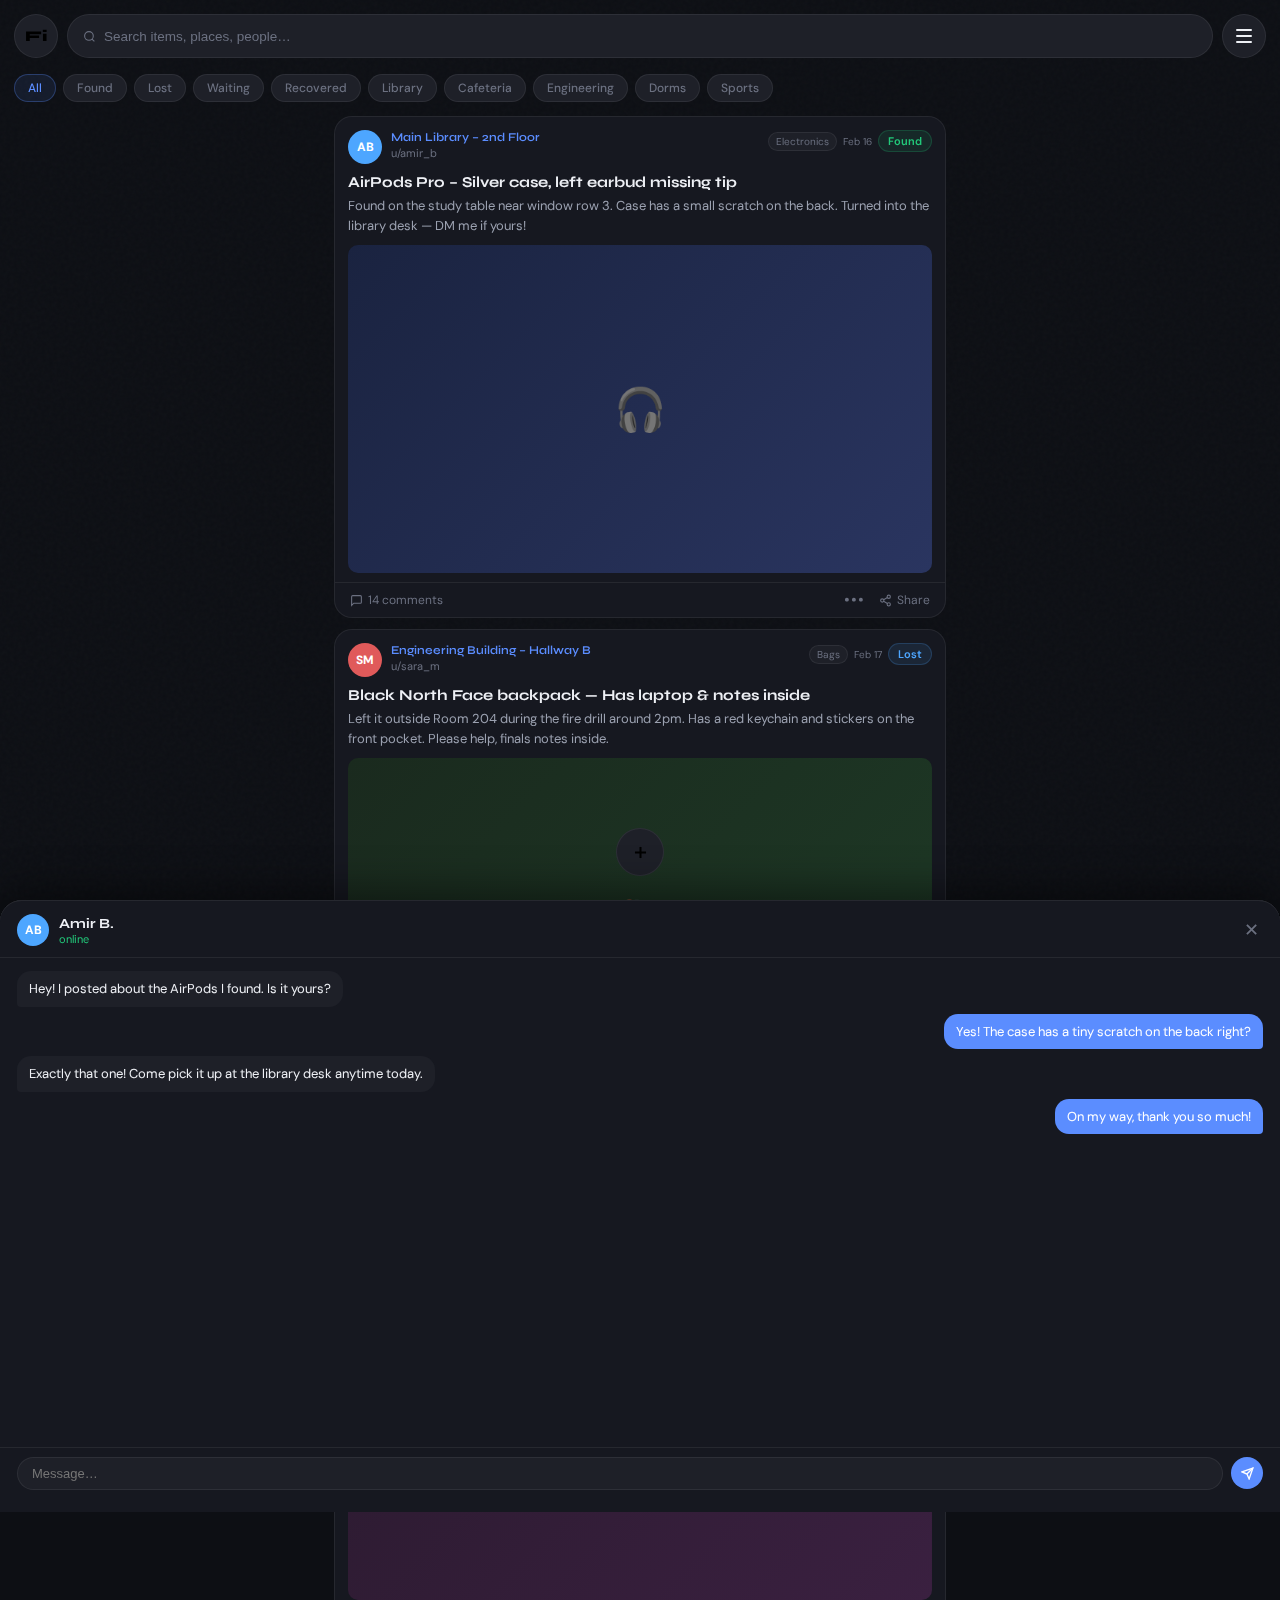
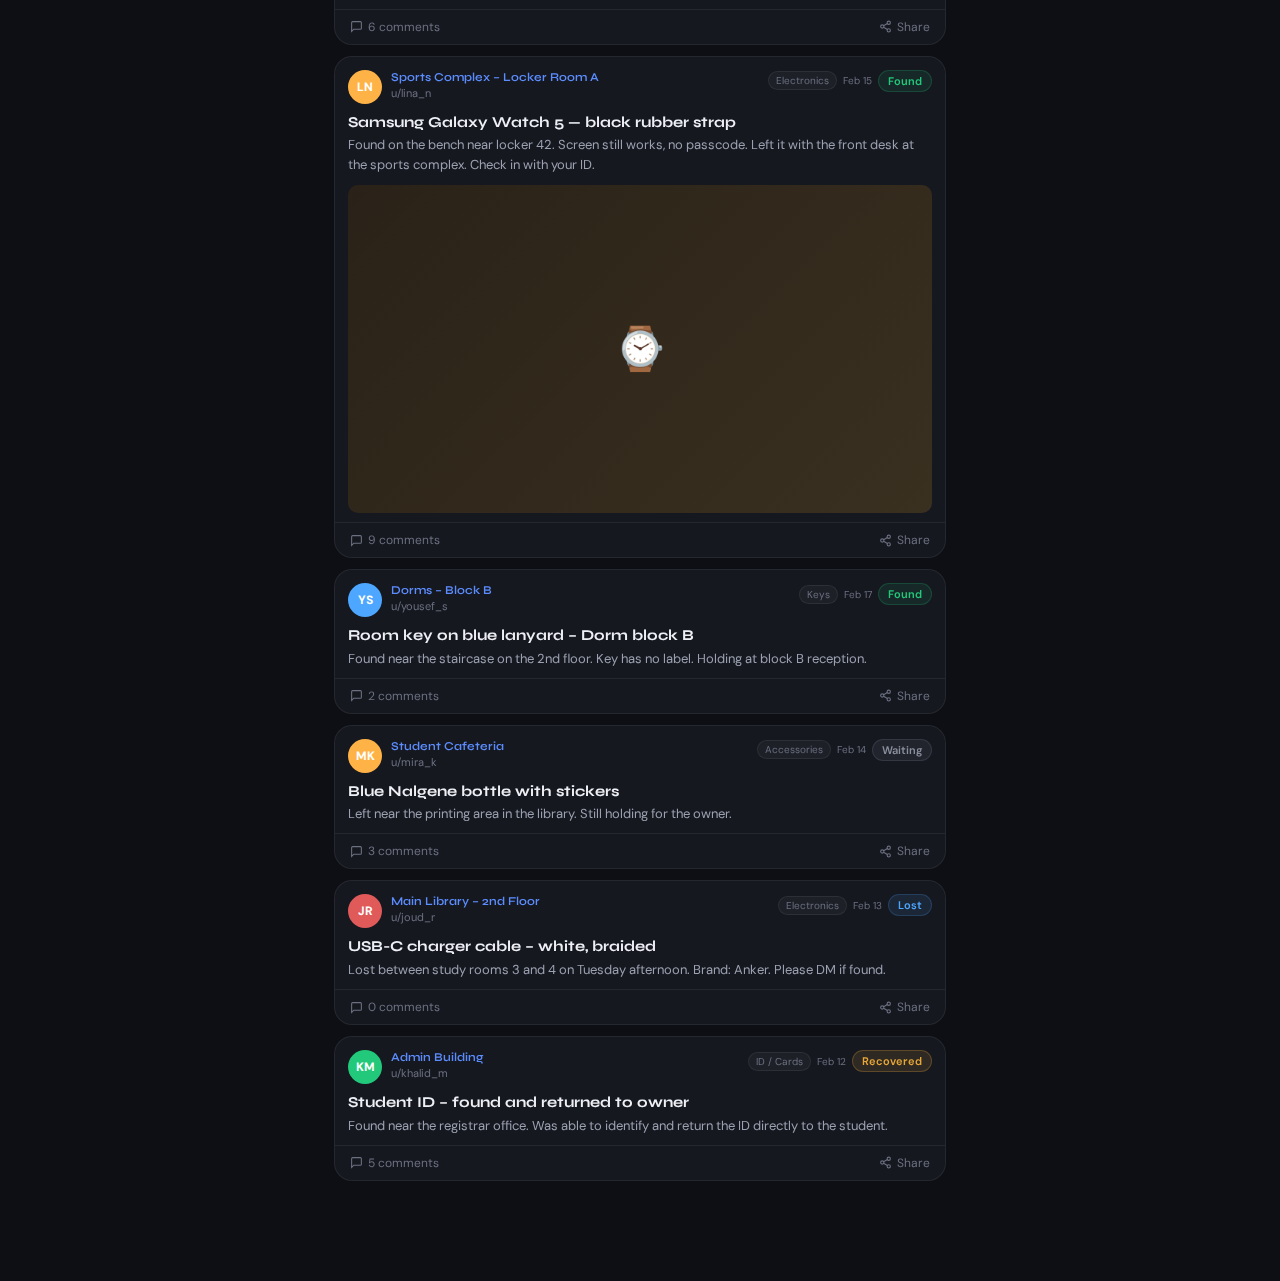
<file: findit.html>
<!DOCTYPE html>
<html lang="en">
<head>
<meta charset="UTF-8">
<meta name="viewport" content="width=device-width, initial-scale=1.0">
<title>FindIt – Campus Lost & Found</title>
<link href="https://fonts.googleapis.com/css2?family=Syne:wght@400;600;700;800&family=DM+Sans:ital,opsz,wght@0,9..40,300;0,9..40,400;0,9..40,500&display=swap" rel="stylesheet">
<style>
:root {
  --bg: #0d0f14; --surface: #161820; --surface2: #1e2028;
  --border: rgba(255,255,255,0.07); --text: #eef0f5; --muted: #6b7080;
  --accent: #5b8dff; --found: #22c97a; --lost: #4da6ff;
  --waiting: #8a8f9e; --recovered: #e8a838; --radius: 18px;
}
*, *::before, *::after { margin: 0; padding: 0; box-sizing: border-box; }
html { scroll-behavior: smooth; }
body {
  background: var(--bg); color: var(--text);
  font-family: 'DM Sans', sans-serif; min-height: 100vh; overflow-x: hidden;
}
body::before {
  content: ''; position: fixed; inset: 0; pointer-events: none; z-index: 0;
  background-image: url("data:image/svg+xml,%3Csvg viewBox='0 0 256 256' xmlns='http://www.w3.org/2000/svg'%3E%3Cfilter id='n'%3E%3CfeTurbulence type='fractalNoise' baseFrequency='0.9' numOctaves='4' stitchTiles='stitch'/%3E%3C/filter%3E%3Crect width='100%25' height='100%25' filter='url(%23n)' opacity='0.025'/%3E%3C/svg%3E");
}
button { cursor: pointer; font-family: inherit; }

/* ── TOPBAR ── */
.topbar {
  position: fixed; top: 14px; left: 14px; right: 14px; z-index: 100;
  display: flex; align-items: center; gap: 9px;
}
.circle-btn {
  width: 44px; height: 44px; border-radius: 50%; flex-shrink: 0;
  background: var(--surface2); border: 1px solid var(--border);
  display: flex; align-items: center; justify-content: center;
  transition: background 0.15s; outline: none;
}
.circle-btn:hover { background: #23252e; }
.logo-btn span { font-family: 'Syne', sans-serif; font-weight: 800; font-size: 15px; }
.menu-btn { flex-direction: column; gap: 4px; }
.bar { width: 16px; height: 2px; background: var(--text); border-radius: 2px; }
.search-island {
  flex: 1; background: var(--surface2); border: 1px solid var(--border);
  border-radius: 50px; display: flex; align-items: center; gap: 8px;
  padding: 0 15px; height: 44px; transition: border-color 0.2s;
}
.search-island:focus-within { border-color: rgba(91,141,255,0.35); }
.search-island svg { color: var(--muted); flex-shrink: 0; }
.search-island input {
  background: none; border: none; outline: none;
  color: var(--text); font-size: 13.5px; width: 100%;
}
.search-island input::placeholder { color: var(--muted); }
.search-clear {
  background: none; border: none; color: var(--muted);
  padding: 0; font-size: 16px; line-height: 1; display: none;
  transition: color 0.12s;
}
.search-clear:hover { color: var(--text); }
.search-clear.visible { display: block; }

/* ── MENU DROPDOWN ── */
.menu-dropdown {
  position: fixed; top: 70px; right: 14px; z-index: 99;
  background: var(--surface2); border: 1px solid var(--border);
  border-radius: 14px; padding: 6px; min-width: 175px;
  box-shadow: 0 12px 32px rgba(0,0,0,0.5);
  opacity: 0; transform: translateY(-6px) scale(0.97);
  pointer-events: none; transition: all 0.2s cubic-bezier(0.34,1.56,0.64,1);
}
.menu-dropdown.open { opacity: 1; transform: translateY(0) scale(1); pointer-events: all; }
.menu-item {
  display: flex; align-items: center; padding: 10px 13px; border-radius: 9px;
  font-size: 14px; color: var(--text); transition: background 0.12s; gap: 8px;
}
.menu-item:hover { background: rgba(255,255,255,0.05); }
.menu-divider { height: 1px; background: var(--border); margin: 4px 0; }
.menu-item.login { color: var(--accent); font-weight: 500; }
.menu-item.danger { color: #e05a5a; }
.menu-avatar-sm {
  width: 28px; height: 28px; border-radius: 50%;
  display: flex; align-items: center; justify-content: center;
  font-size: 10px; font-weight: 700; color: #fff; flex-shrink: 0;
}

/* ── FILTERS ── */
.search-filters {
  display: flex; gap: 7px; overflow-x: auto;
  padding: 74px 14px 14px; scrollbar-width: none;
  position: relative; z-index: 10;
}
.search-filters::-webkit-scrollbar { display: none; }
.filter-chip {
  padding: 5px 13px; border-radius: 50px; flex-shrink: 0;
  background: var(--surface2); border: 1px solid var(--border);
  font-size: 12px; font-weight: 500; color: var(--muted); transition: all 0.12s;
}
.filter-chip:hover { background: rgba(255,255,255,0.04); color: var(--text); }
.filter-chip.active { background: rgba(91,141,255,0.1); border-color: rgba(91,141,255,0.3); color: var(--accent); }

/* ── EMPTY STATE ── */
.empty-state {
  text-align: center; padding: 60px 20px;
  display: none; flex-direction: column; align-items: center; gap: 10px;
  position: relative; z-index: 5;
}
.empty-state.visible { display: flex; }
.empty-icon { font-size: 40px; opacity: 0.5; }
.empty-title { font-family: 'Syne', sans-serif; font-weight: 700; font-size: 16px; }
.empty-sub { font-size: 13px; color: var(--muted); }

/* ── FEED ── */
.feed { max-width: 640px; margin: 0 auto; padding: 0 14px 100px; display: flex; flex-direction: column; gap: 11px; position: relative; z-index: 5; }

/* ── CARD ── */
.card {
  background: var(--surface); border: 1px solid var(--border);
  border-radius: var(--radius); overflow: visible;
  transition: border-color 0.15s, opacity 0.3s;
  animation: fadeUp 0.35s ease both;
  position: relative;
}
.card.hidden { display: none; }
@keyframes fadeUp { from { opacity:0; transform:translateY(10px); } to { opacity:1; transform:translateY(0); } }
.card:hover { border-color: rgba(255,255,255,0.11); }
.card-inner { overflow: hidden; border-radius: var(--radius); }

.card-header { display: flex; align-items: flex-start; padding: 13px 13px 0; gap: 9px; }
.card-avatar {
  width: 34px; height: 34px; border-radius: 50%; flex-shrink: 0;
  display: flex; align-items: center; justify-content: center;
  font-size: 12px; font-weight: 700; color: #fff; transition: opacity 0.15s;
}
.card-avatar:hover { opacity: 0.8; }
.card-meta { flex: 1; display: flex; flex-direction: column; gap: 2px; min-width: 0; }
.location-tag {
  font-size: 12px; font-weight: 600; color: var(--accent);
  font-family: 'Syne', sans-serif; white-space: nowrap; overflow: hidden; text-overflow: ellipsis;
}
.location-tag:hover { text-decoration: underline; }
.username { font-size: 11px; color: var(--muted); }
.username:hover { color: var(--text); }

/* RIGHT SIDE — status + meta inline */
.card-right { display: flex; flex-direction: column; align-items: flex-end; gap: 5px; flex-shrink: 0; }
.card-status-row { display: flex; align-items: center; gap: 6px; }
.card-category { font-size: 10px; color: var(--muted); background: var(--surface2); border: 1px solid var(--border); padding: 2px 7px; border-radius: 50px; white-space: nowrap; }
.card-date { font-size: 10px; color: var(--muted); white-space: nowrap; }
.status-badge { padding: 3px 9px; border-radius: 50px; font-size: 11px; font-weight: 600; white-space: nowrap; }
.status-found { background: rgba(34,201,122,0.1); color: var(--found); border: 1px solid rgba(34,201,122,0.2); }
.status-lost { background: rgba(77,166,255,0.1); color: var(--lost); border: 1px solid rgba(77,166,255,0.2); }
.status-waiting { background: rgba(138,143,158,0.1); color: var(--waiting); border: 1px solid rgba(138,143,158,0.18); }
.status-recovered { background: rgba(232,168,56,0.12); color: var(--recovered); border: 1px solid rgba(232,168,56,0.25); }

.card-title { padding: 9px 13px 3px; font-family: 'Syne', sans-serif; font-weight: 700; font-size: 15px; line-height: 1.3; }
.card-desc { padding: 0 13px 9px; font-size: 13px; color: #9ba1b0; line-height: 1.55; }
.card-image { margin: 0 13px 9px; border-radius: 10px; overflow: hidden; aspect-ratio: 16/9; background: var(--surface2); position: relative; }
.img-placeholder { width: 100%; height: 100%; display: flex; align-items: center; justify-content: center; font-size: 42px; }
.img-p1 { background: linear-gradient(135deg,#1a2340,#2a3560); }
.img-p2 { background: linear-gradient(135deg,#1a2a1e,#1e3a26); }
.img-p3 { background: linear-gradient(135deg,#2a1a2e,#3a2040); }
.img-p4 { background: linear-gradient(135deg,#2a2218,#3a3020); }

/* ── CARD ACTIONS BAR ── */
.card-actions { display: flex; align-items: center; border-top: 1px solid var(--border); padding: 0 5px; }
.action-btn {
  display: flex; align-items: center; gap: 5px; padding: 9px 10px; border-radius: 8px;
  font-size: 12px; color: var(--muted); background: none; border: none; transition: all 0.12s;
}
.action-btn:hover { color: var(--text); background: rgba(255,255,255,0.03); }
.spacer { flex: 1; }

/* THREE DOTS MENU */
.dots-btn {
  width: 30px; height: 30px; border-radius: 8px; border: none;
  background: none; color: var(--muted);
  display: flex; align-items: center; justify-content: center;
  font-size: 16px; letter-spacing: 1px; transition: all 0.12s;
  padding: 0; line-height: 1;
}
.dots-btn:hover { background: rgba(255,255,255,0.05); color: var(--text); }

.card-menu {
  position: absolute; right: 10px; bottom: 44px; z-index: 50;
  background: var(--surface2); border: 1px solid var(--border);
  border-radius: 12px; padding: 5px; min-width: 150px;
  box-shadow: 0 8px 28px rgba(0,0,0,0.5);
  opacity: 0; transform: scale(0.95) translateY(4px); pointer-events: none;
  transform-origin: bottom right;
  transition: all 0.15s cubic-bezier(0.34,1.56,0.64,1);
}
.card-menu.open { opacity: 1; transform: scale(1) translateY(0); pointer-events: all; }
.card-menu-item {
  display: flex; align-items: center; gap: 9px;
  padding: 9px 12px; border-radius: 8px;
  font-size: 13px; color: var(--text); transition: background 0.1s; white-space: nowrap;
}
.card-menu-item:hover { background: rgba(255,255,255,0.05); }
.card-menu-item.danger { color: #e05a5a; }
.card-menu-item.danger:hover { background: rgba(224,90,90,0.08); }
.card-menu-sep { height: 1px; background: var(--border); margin: 4px 0; }

/* ── COMMENTS PANEL ── */
.comments-panel {
  position: fixed; bottom: 0; left: 0; right: 0; z-index: 200;
  background: var(--surface); border-top: 1px solid var(--border);
  border-radius: 22px 22px 0 0; max-height: 82vh;
  transform: translateY(100%); transition: transform 0.38s cubic-bezier(0.32,0.72,0,1);
  display: flex; flex-direction: column; overflow: hidden;
  box-shadow: 0 -10px 40px rgba(0,0,0,0.45);
}
.comments-panel.open { transform: translateY(0); }
.panel-handle {
  display: flex; justify-content: space-between; align-items: center;
  padding: 13px 16px 11px; border-bottom: 1px solid var(--border); flex-shrink: 0;
}
.panel-title { font-family: 'Syne', sans-serif; font-weight: 700; font-size: 14px; }
.panel-right { display: flex; gap: 8px; align-items: center; }
.panel-share {
  background: none; border: none; color: var(--muted);
  display: flex; align-items: center; gap: 5px; font-size: 12px;
  padding: 4px 8px; border-radius: 7px; transition: color 0.12s;
}
.panel-share:hover { color: var(--text); }
.close-panel {
  background: var(--surface2); border: none; color: var(--muted);
  width: 26px; height: 26px; border-radius: 50%; font-size: 13px;
  display: flex; align-items: center; justify-content: center;
}
.close-panel:hover { color: var(--text); }
.comments-scroll { overflow-y: auto; flex: 1; padding: 13px 15px; display: flex; flex-direction: column; gap: 13px; }
.comment { display: flex; gap: 9px; }
.comment-avatar {
  width: 28px; height: 28px; border-radius: 50%; flex-shrink: 0;
  display: flex; align-items: center; justify-content: center;
  font-size: 10px; font-weight: 700; color: #fff;
}
.comment-body { flex: 1; }
.comment-user { font-size: 12px; font-weight: 600; color: var(--accent); margin-bottom: 2px; }
.comment-user:hover { text-decoration: underline; }
.comment-text { font-size: 13px; color: #b0b6c5; line-height: 1.5; }
.comment-meta { display: flex; align-items: center; gap: 10px; margin-top: 4px; }
.comment-time { font-size: 11px; color: var(--muted); }
.reply-btn { font-size: 11px; color: var(--muted); background: none; border: none; transition: color 0.12s; }
.reply-btn:hover { color: var(--accent); }
.reply-form { margin-top: 7px; display: none; background: var(--surface2); border-radius: 9px; overflow: hidden; border: 1px solid var(--border); }
.reply-form.visible { display: flex; }
.reply-input { flex: 1; background: none; border: none; padding: 7px 11px; color: var(--text); font-size: 12px; outline: none; }
.reply-send { background: none; border: none; color: var(--accent); padding: 7px 11px; font-size: 12px; font-weight: 500; }
.replies { margin-top: 7px; display: flex; flex-direction: column; gap: 7px; }
.reply { display: flex; gap: 7px; }
.reply-avatar { width: 22px; height: 22px; border-radius: 50%; flex-shrink: 0; display: flex; align-items: center; justify-content: center; font-size: 9px; font-weight: 700; color: #fff; }
.comment-input-wrap { padding: 9px 14px 20px; border-top: 1px solid var(--border); display: flex; gap: 8px; align-items: center; flex-shrink: 0; }
.comment-input { flex: 1; background: var(--surface2); border: 1px solid var(--border); border-radius: 50px; padding: 8px 14px; color: var(--text); font-size: 13px; outline: none; transition: border-color 0.2s; }
.comment-input:focus { border-color: rgba(91,141,255,0.3); }
.send-btn { background: var(--accent); border: none; color: #fff; width: 32px; height: 32px; border-radius: 50%; display: flex; align-items: center; justify-content: center; flex-shrink: 0; transition: opacity 0.15s; }
.send-btn:hover { opacity: 0.85; }

/* ── PROFILE PANEL ── */
.sheet-overlay { position: fixed; inset: 0; background: rgba(0,0,0,0.55); backdrop-filter: blur(3px); opacity: 0; pointer-events: none; transition: opacity 0.25s; z-index: 290; }
.sheet-overlay.open { opacity: 1; pointer-events: all; }

.bottom-sheet {
  position: fixed; bottom: 0; left: 0; right: 0; z-index: 300;
  background: var(--surface); border-radius: 22px 22px 0 0;
  border-top: 1px solid var(--border);
  transform: translateY(100%); transition: transform 0.35s cubic-bezier(0.32,0.72,0,1);
  max-height: 80vh; overflow-y: auto;
  padding: 20px 20px 36px;
}
.bottom-sheet.open { transform: translateY(0); }
.bottom-sheet.z-400 { z-index: 400; }

.profile-top-row { display: flex; align-items: center; justify-content: space-between; margin-bottom: 14px; }
.profile-left { display: flex; align-items: center; gap: 12px; }
.profile-pic { width: 50px; height: 50px; border-radius: 50%; display: flex; align-items: center; justify-content: center; font-size: 17px; font-weight: 800; font-family: 'Syne', sans-serif; color: #fff; flex-shrink: 0; }
.profile-name { font-family: 'Syne', sans-serif; font-weight: 800; font-size: 17px; }
.profile-handle { font-size: 12px; color: var(--muted); margin-top: 1px; }
.profile-points { font-size: 12px; color: var(--muted); margin-top: 3px; }
.sheet-close-btn { background: none; border: none; color: var(--muted); font-size: 18px; padding: 4px; }
.profile-stats { display: flex; gap: 22px; margin-bottom: 14px; }
.stat .stat-num { font-family: 'Syne', sans-serif; font-weight: 700; font-size: 19px; }
.stat .stat-label { font-size: 11px; color: var(--muted); margin-top: 1px; }
.profile-msg-btn {
  display: inline-flex; align-items: center; gap: 7px; padding: 9px 18px;
  border-radius: 10px; background: var(--surface2); border: 1px solid var(--border);
  color: var(--text); font-size: 13px; transition: opacity 0.15s; margin-bottom: 18px;
}
.profile-msg-btn:hover { opacity: 0.75; }
.activity-label { font-size: 11px; font-weight: 600; color: var(--muted); letter-spacing: 0.5px; text-transform: uppercase; margin-bottom: 9px; }
.activity-item { display: flex; align-items: center; gap: 9px; padding: 9px 0; border-bottom: 1px solid var(--border); }
.activity-item:last-child { border-bottom: none; }
.activity-item:hover { background: rgba(255,255,255,0.02); }
.act-badge { padding: 2px 8px; border-radius: 50px; font-size: 10px; font-weight: 600; flex-shrink: 0; }
.chevron-right { flex-shrink: 0; }

/* ── HISTORY DETAIL ── */
.history-sheet { z-index: 350; }

/* ── DM ── */
.dm-sheet {
  position: fixed; bottom: 0; left: 0; right: 0; z-index: 410;
  background: var(--surface); border-radius: 22px 22px 0 0;
  border-top: 1px solid var(--border);
  height: 68vh; display: flex; flex-direction: column;
  transform: translateY(100%); transition: transform 0.35s cubic-bezier(0.32,0.72,0,1);
}
.dm-sheet.open { transform: translateY(0); }
.dm-header { display: flex; align-items: center; gap: 10px; padding: 13px 17px 11px; border-bottom: 1px solid var(--border); flex-shrink: 0; }
.dm-avatar { width: 32px; height: 32px; border-radius: 50%; display: flex; align-items: center; justify-content: center; font-weight: 700; font-size: 12px; color: #fff; flex-shrink: 0; }
.dm-name { font-family: 'Syne', sans-serif; font-weight: 700; font-size: 14px; }
.dm-online { font-size: 11px; color: var(--found); }
.dm-close { margin-left: auto; background: none; border: none; color: var(--muted); font-size: 18px; padding: 4px; }
.dm-messages { flex: 1; overflow-y: auto; padding: 13px 17px; display: flex; flex-direction: column; gap: 7px; }
.dm-msg { max-width: 72%; padding: 8px 12px; border-radius: 14px; font-size: 13px; line-height: 1.5; }
.dm-msg.them { background: var(--surface2); border-bottom-left-radius: 4px; align-self: flex-start; }
.dm-msg.me { background: var(--accent); color: #fff; border-bottom-right-radius: 4px; align-self: flex-end; }
.dm-input-wrap { display: flex; gap: 8px; padding: 9px 17px 22px; border-top: 1px solid var(--border); flex-shrink: 0; }
.dm-input { flex: 1; background: var(--surface2); border: 1px solid var(--border); border-radius: 50px; padding: 8px 14px; color: var(--text); font-size: 13px; outline: none; transition: border-color 0.2s; }
.dm-input:focus { border-color: rgba(91,141,255,0.3); }

/* ── LOCATION MODAL ── */
.loc-sheet { z-index: 320; }
.loc-header { display: flex; align-items: flex-start; justify-content: space-between; margin-bottom: 4px; }
.loc-title { font-family: 'Syne', sans-serif; font-weight: 800; font-size: 16px; }
.loc-count { font-size: 12px; color: var(--muted); margin-bottom: 16px; }
.loc-card { background: var(--surface2); border: 1px solid var(--border); border-radius: 13px; overflow: hidden; margin-bottom: 9px; }
.loc-card-head { display: flex; align-items: flex-start; padding: 11px 12px 0; gap: 8px; }
.loc-card-meta { flex: 1; display: flex; flex-direction: column; gap: 1px; }
.loc-card-meta .lc-loc { font-size: 11px; font-weight: 600; color: var(--accent); font-family: 'Syne', sans-serif; }
.loc-card-meta .lc-uid { font-size: 10px; color: var(--muted); }
.loc-card-title { padding: 7px 12px 3px; font-family: 'Syne', sans-serif; font-weight: 700; font-size: 13px; line-height: 1.3; }
.loc-card-desc { padding: 0 12px 10px; font-size: 12px; color: #9ba1b0; }

/* ── MODALS (center) ── */
.modal-bg {
  position: fixed; inset: 0; z-index: 500;
  background: rgba(0,0,0,0.7); backdrop-filter: blur(7px);
  display: flex; align-items: center; justify-content: center; padding: 18px;
  opacity: 0; pointer-events: none; transition: opacity 0.25s;
}
.modal-bg.open { opacity: 1; pointer-events: all; }
.modal-box {
  background: var(--surface); border: 1px solid var(--border);
  border-radius: 20px; padding: 20px; width: 100%; max-width: 500px;
  transform: scale(0.97); transition: transform 0.3s cubic-bezier(0.34,1.2,0.64,1);
  max-height: 90vh; overflow-y: auto;
}
.modal-bg.open .modal-box { transform: scale(1); }
.modal-title { font-family: 'Syne', sans-serif; font-weight: 800; font-size: 17px; margin-bottom: 16px; }
.form-row { display: flex; gap: 9px; margin-bottom: 11px; }
.form-group { flex: 1; display: flex; flex-direction: column; gap: 5px; }
.form-label { font-size: 11px; font-weight: 600; color: var(--muted); letter-spacing: 0.4px; text-transform: uppercase; }
.form-input, .form-select, .form-textarea {
  background: var(--surface2); border: 1px solid var(--border);
  border-radius: 10px; padding: 8px 12px; color: var(--text);
  font-size: 13px; outline: none; transition: border-color 0.2s; width: 100%;
}
.form-input:focus, .form-select:focus, .form-textarea:focus { border-color: rgba(91,141,255,0.3); }
.form-textarea { resize: vertical; min-height: 68px; }
.form-select { appearance: none; }
.upload-area { background: var(--surface2); border: 1.5px dashed var(--border); border-radius: 11px; padding: 18px; text-align: center; margin-bottom: 12px; transition: border-color 0.2s; }
.upload-area:hover { border-color: rgba(91,141,255,0.3); }
.upload-text { font-size: 13px; color: var(--muted); }
.upload-optional { font-size: 11px; color: var(--muted); opacity: 0.6; margin-top: 3px; }
.modal-actions { display: flex; gap: 8px; }
.btn-cancel { flex: 1; padding: 10px; background: var(--surface2); border: 1px solid var(--border); border-radius: 10px; color: var(--text); font-size: 13px; transition: opacity 0.15s; }
.btn-submit { flex: 2; padding: 10px; background: var(--accent); border: none; border-radius: 10px; color: #fff; font-size: 13px; font-weight: 600; transition: opacity 0.15s; }
.btn-cancel:hover, .btn-submit:hover { opacity: 0.75; }
.btn-full { width: 100%; padding: 11px; border-radius: 10px; font-size: 14px; font-weight: 600; border: none; }

/* STATUS PICKER */
.status-options { display: flex; gap: 7px; flex-wrap: wrap; margin-bottom: 12px; }
.status-opt { padding: 6px 13px; border-radius: 50px; font-size: 12px; font-weight: 500; background: var(--surface2); border: 1px solid var(--border); color: var(--muted); transition: all 0.12s; }
.status-opt:hover { border-color: rgba(255,255,255,0.15); color: var(--text); }
.status-opt.sel-found { background: rgba(34,201,122,0.12); color: var(--found); border-color: rgba(34,201,122,0.3); }
.status-opt.sel-lost { background: rgba(77,166,255,0.12); color: var(--lost); border-color: rgba(77,166,255,0.3); }
.status-opt.sel-waiting { background: rgba(138,143,158,0.12); color: var(--waiting); border-color: rgba(138,143,158,0.25); }
.status-opt.sel-recovered { background: rgba(232,168,56,0.12); color: var(--recovered); border-color: rgba(232,168,56,0.3); }

/* CONFIRM */
.confirm-box { max-width: 340px; text-align: center; }
.confirm-title { font-family: 'Syne', sans-serif; font-weight: 700; font-size: 16px; margin-bottom: 8px; }
.confirm-sub { font-size: 13px; color: var(--muted); margin-bottom: 20px; line-height: 1.5; }
.btn-danger { flex: 1; padding: 10px; background: rgba(224,90,90,0.15); border: 1px solid rgba(224,90,90,0.3); border-radius: 10px; color: #e05a5a; font-size: 13px; font-weight: 600; transition: opacity 0.15s; }
.btn-danger:hover { opacity: 0.75; }

/* ADMIN */
.admin-badge { display: inline-flex; align-items: center; gap: 4px; padding: 2px 7px; border-radius: 50px; font-size: 10px; font-weight: 600; background: rgba(232,168,56,0.12); color: var(--recovered); border: 1px solid rgba(232,168,56,0.22); }
.admin-action { display: flex; align-items: center; gap: 10px; padding: 11px 13px; border-radius: 11px; border: 1px solid var(--border); margin-bottom: 8px; transition: background 0.12s; }
.admin-action:hover { background: var(--surface2); }
.admin-action-icon { width: 32px; height: 32px; border-radius: 8px; display: flex; align-items: center; justify-content: center; font-size: 15px; flex-shrink: 0; }
.admin-action-text { font-size: 13px; font-weight: 500; }
.admin-action-desc { font-size: 11px; color: var(--muted); margin-top: 1px; }

/* SIGN-IN REQUIRED */
.signin-req-box { max-width: 320px; text-align: center; }
.signin-req-icon { font-size: 32px; margin-bottom: 12px; }
.signin-req-title { font-family: 'Syne', sans-serif; font-weight: 700; font-size: 16px; margin-bottom: 6px; }
.signin-req-sub { font-size: 13px; color: var(--muted); margin-bottom: 18px; line-height: 1.5; }

/* LOGIN */
.login-box { max-width: 360px; }
.login-logo { display: flex; align-items: center; gap: 9px; margin-bottom: 20px; }
.login-logo-circle { width: 36px; height: 36px; border-radius: 50%; background: var(--surface2); border: 1px solid var(--border); display: flex; align-items: center; justify-content: center; }
.login-logo-circle span { font-family: 'Syne', sans-serif; font-weight: 800; font-size: 14px; }
.login-logo-name { font-family: 'Syne', sans-serif; font-weight: 800; font-size: 17px; }
.login-title { font-family: 'Syne', sans-serif; font-weight: 700; font-size: 16px; margin-bottom: 5px; }
.login-sub { font-size: 13px; color: var(--muted); margin-bottom: 18px; line-height: 1.55; }
.login-input { width: 100%; background: var(--surface2); border: 1px solid var(--border); border-radius: 10px; padding: 11px 13px; color: var(--text); font-size: 14px; outline: none; transition: border-color 0.2s; margin-bottom: 6px; display: block; }
.login-input:focus { border-color: rgba(91,141,255,0.35); }
.login-admin-line { font-size: 12px; color: var(--muted); margin-bottom: 12px; line-height: 1.5; }
.login-admin-link { color: var(--accent); text-decoration: underline; text-decoration-color: transparent; transition: text-decoration-color 0.15s; }
.login-admin-link:hover { text-decoration-color: var(--accent); }
.login-note { font-size: 12px; color: var(--muted); text-align: center; margin-top: 4px; }
.login-close { display: block; text-align: center; margin-top: 13px; font-size: 13px; color: var(--muted); transition: color 0.15s; }
.login-close:hover { color: var(--text); }
.login-sent { display: none; text-align: center; padding: 6px 0; }
.login-sent-icon { font-size: 34px; margin-bottom: 9px; }
.login-sent-title { font-family: 'Syne', sans-serif; font-weight: 700; font-size: 16px; margin-bottom: 7px; }
.login-sent-msg { font-size: 13px; color: var(--muted); line-height: 1.6; }

/* FAB */
.fab-post {
  position: fixed; bottom: 24px; left: 50%; transform: translateX(-50%); z-index: 100;
  width: 48px; height: 48px; border-radius: 50%;
  background: var(--surface2); border: 1px solid var(--border);
  display: flex; align-items: center; justify-content: center;
  transition: background 0.15s;
}
.fab-post:hover { background: #23252e; }

/* OVERLAY */
.overlay { position: fixed; inset: 0; z-index: 195; background: rgba(0,0,0,0.45); opacity: 0; pointer-events: none; transition: opacity 0.25s; }
.overlay.show { opacity: 1; pointer-events: all; }

/* TOAST */
.toast { position: fixed; bottom: 90px; left: 50%; transform: translateX(-50%) translateY(10px); z-index: 900; background: var(--surface2); border: 1px solid var(--border); border-radius: 50px; padding: 8px 18px; font-size: 13px; opacity: 0; transition: all 0.25s; pointer-events: none; white-space: nowrap; }
.toast.show { opacity: 1; transform: translateX(-50%) translateY(0); }

::-webkit-scrollbar { width: 3px; }
::-webkit-scrollbar-track { background: transparent; }
::-webkit-scrollbar-thumb { background: var(--border); border-radius: 3px; }

</style>
</head>
<body>

<!-- ── TOPBAR ── -->
<div class="topbar">
  <button class="circle-btn logo-btn" onclick="goHome()"><span>Fi</span></button>
  <div class="search-island">
    <svg width="13" height="13" fill="none" stroke="currentColor" stroke-width="2" viewBox="0 0 24 24"><circle cx="11" cy="11" r="8"/><path d="m21 21-4.35-4.35"/></svg>
    <input type="text" id="searchInput" placeholder="Search items, places, people…" autocomplete="off">
    <button class="search-clear" id="searchClear" aria-label="Clear search">✕</button>
  </div>
  <button class="circle-btn menu-btn" id="menuBtn" onclick="toggleMenu()">
    <div class="bar"></div><div class="bar"></div><div class="bar"></div>
  </button>
</div>

<!-- MENU DROPDOWN -->
<div class="menu-dropdown" id="menuDropdown">
  <div id="menuNotLoggedIn">
    <div class="menu-item login" onclick="openLogin()">Log in / Sign up</div>
    <div class="menu-divider"></div>
    <div class="menu-item" onclick="toggleMenu()">Settings</div>
  </div>
  <div id="menuLoggedIn" style="display:none">
    <div class="menu-item" style="gap:8px;padding:8px 10px" onclick="openOwnProfile()">
      <div class="menu-avatar-sm" id="menuAvatarSm" style="background:var(--accent)">Me</div>
      <div>
        <div style="font-size:13px;font-weight:600" id="menuUserName">My Profile</div>
        <div style="font-size:11px;color:var(--muted)" id="menuUserHandle">u/me</div>
      </div>
    </div>
    <div class="menu-divider"></div>
    <div id="adminMenuItem" style="display:none" class="menu-item" onclick="openAdminPanel()">
      <span style="font-size:13px;color:var(--recovered);font-weight:500">Admin Panel</span>
    </div>
    <div class="menu-item" onclick="signOut()">Sign out</div>
    <div class="menu-item" onclick="toggleMenu()">Settings</div>
  </div>
</div>

<!-- ── FILTER CHIPS ── -->
<div class="search-filters">
  <div class="filter-chip active" data-filter="all">All</div>
  <div class="filter-chip" data-filter="found">Found</div>
  <div class="filter-chip" data-filter="lost">Lost</div>
  <div class="filter-chip" data-filter="waiting">Waiting</div>
  <div class="filter-chip" data-filter="recovered">Recovered</div>
  <div class="filter-chip" data-filter="main library">Library</div>
  <div class="filter-chip" data-filter="cafeteria">Cafeteria</div>
  <div class="filter-chip" data-filter="engineering">Engineering</div>
  <div class="filter-chip" data-filter="dorms">Dorms</div>
  <div class="filter-chip" data-filter="sports">Sports</div>
</div>

<!-- ── FEED ── -->
<div class="feed" id="feed"></div>

<!-- EMPTY STATE -->
<div class="empty-state" id="emptyState">
  <div class="empty-icon">🔍</div>
  <div class="empty-title">Nothing found</div>
  <div class="empty-sub">Try a different search term or filter</div>
</div>

<!-- ── FAB ── -->
<button class="fab-post" onclick="tryPost()">
  <svg width="19" height="19" fill="none" stroke="currentColor" stroke-width="2.5" viewBox="0 0 24 24"><line x1="12" y1="5" x2="12" y2="19"/><line x1="5" y1="12" x2="19" y2="12"/></svg>
</button>

<!-- OVERLAY (comments) -->
<div class="overlay" id="overlay" onclick="closeComments()"></div>

<!-- TOAST -->
<div class="toast" id="toast"></div>

<!-- ── COMMENTS PANEL ── -->
<div class="comments-panel" id="commentsPanel">
  <div class="panel-handle">
    <span class="panel-title" id="panelTitle">Comments</span>
    <div class="panel-right">
      <button class="panel-share" onclick="shareItem(this)">
        <svg width="12" height="12" fill="none" stroke="currentColor" stroke-width="2" viewBox="0 0 24 24"><circle cx="18" cy="5" r="3"/><circle cx="6" cy="12" r="3"/><circle cx="18" cy="19" r="3"/><line x1="8.59" y1="13.51" x2="15.42" y2="17.49"/><line x1="15.41" y1="6.51" x2="8.59" y2="10.49"/></svg>
        Share
      </button>
      <button class="close-panel" onclick="closeComments()">✕</button>
    </div>
  </div>
  <div class="comments-scroll" id="commentsScroll">
    <div class="comment">
      <div class="comment-avatar" style="background:#4da6ff" onclick="openProfile('Yousef','YS','#4da6ff','yousef_s')">YS</div>
      <div class="comment-body">
        <div class="comment-user" onclick="openProfile('Yousef','YS','#4da6ff','yousef_s')">u/yousef_s</div>
        <div class="comment-text">Could this be mine? I was at the library around 3pm, had my AirPods case in my bag.</div>
        <div class="comment-meta"><span class="comment-time">2 hours ago</span><button class="reply-btn" onclick="toggleReply(this)">Reply</button></div>
        <div class="reply-form"></div><div class="replies"></div>
      </div>
    </div>
    <div class="comment">
      <div class="comment-avatar" style="background:#22c97a" onclick="openProfile('Amir','AB','#22c97a','amir_b')">AB</div>
      <div class="comment-body">
        <div class="comment-user" onclick="openProfile('Amir','AB','#22c97a','amir_b')">u/amir_b</div>
        <div class="comment-text">@yousef_s DM me with a photo of the case and I'll verify! Library desk will release it to you.</div>
        <div class="comment-meta"><span class="comment-time">1 hour ago</span><button class="reply-btn" onclick="toggleReply(this)">Reply</button></div>
        <div class="reply-form"></div><div class="replies"></div>
      </div>
    </div>
    <div class="comment">
      <div class="comment-avatar" style="background:#a084f5">KM</div>
      <div class="comment-body">
        <div class="comment-user">u/khalid_m</div>
        <div class="comment-text">FindIt has made this so much easier. Hope it reaches the owner!</div>
        <div class="comment-meta"><span class="comment-time">45 min ago</span><button class="reply-btn" onclick="toggleReply(this)">Reply</button></div>
        <div class="reply-form"></div><div class="replies"></div>
      </div>
    </div>
    <div class="comment">
      <div class="comment-avatar" style="background:#ff6b6b">RI</div>
      <div class="comment-body">
        <div class="comment-user">u/rana_i</div>
        <div class="comment-text">Library staff confirmed they have them — spotted when I went to return books!</div>
        <div class="comment-meta"><span class="comment-time">10 min ago</span><button class="reply-btn" onclick="toggleReply(this)">Reply</button></div>
        <div class="reply-form"></div><div class="replies"></div>
      </div>
    </div>
  </div>
  <div class="comment-input-wrap">
    <input class="comment-input" id="commentInput" placeholder="Write a comment…" onkeydown="if(event.key==='Enter')submitCommentClick()">
    <button class="send-btn" onclick="submitCommentClick()">
      <svg width="13" height="13" fill="none" stroke="white" stroke-width="2.5" viewBox="0 0 24 24"><line x1="22" y1="2" x2="11" y2="13"/><polygon points="22 2 15 22 11 13 2 9 22 2"/></svg>
    </button>
  </div>
</div>

<!-- ── PROFILE OVERLAY + SHEET ── -->
<div class="sheet-overlay" id="profileOverlay" onclick="closeProfile()"></div>
<div class="bottom-sheet" id="profileSheet">
  <div class="profile-top-row">
    <div class="profile-left">
      <div class="profile-pic" id="pAvatar" style="background:#4da6ff">AB</div>
      <div>
        <div class="profile-name" id="pName">Amir B.</div>
        <div class="profile-handle" id="pHandle">u/amir_b</div>
        <div class="profile-points" id="pPoints">840 points</div>
      </div>
    </div>
    <button class="sheet-close-btn" onclick="closeProfile()">✕</button>
  </div>
  <div class="profile-stats">
    <div class="stat"><div class="stat-num">23</div><div class="stat-label">Posted</div></div>
    <div class="stat"><div class="stat-num">18</div><div class="stat-label">Returned</div></div>
    <div class="stat"><div class="stat-num">5</div><div class="stat-label">Recovered</div></div>
  </div>
  <button class="profile-msg-btn" id="profileMsgBtn" onclick="openDM()">
    <svg width="13" height="13" fill="none" stroke="currentColor" stroke-width="2" viewBox="0 0 24 24"><path d="M21 15a2 2 0 0 1-2 2H7l-4 4V5a2 2 0 0 1 2-2h14a2 2 0 0 1 2 2z"/></svg>
    Message
  </button>
  <div class="activity-label">Activity</div>
  <div class="activity-item" onclick="openHistoryItem('AirPods Pro – Library','Found on study table row 3. Turned into library desk.','found','Main Library – 2nd Floor','Feb 16','Electronics')">
    <span class="act-badge" style="background:rgba(34,201,122,0.1);color:var(--found);border:1px solid rgba(34,201,122,0.18)">Found</span>
    <span style="font-size:13px">AirPods Pro – Library</span>
    <span style="font-size:11px;color:var(--muted);margin-left:auto">Today</span>
    <svg class="chevron-right" width="12" height="12" fill="none" stroke="var(--muted)" stroke-width="2" viewBox="0 0 24 24" style="margin-left:6px"><polyline points="9 18 15 12 9 6"/></svg>
  </div>
  <div class="activity-item" onclick="openHistoryItem('Student ID Card','Found near cashier in cafeteria. Handed to security.','found','Student Cafeteria','Feb 14','ID / Cards')">
    <span class="act-badge" style="background:rgba(34,201,122,0.1);color:var(--found);border:1px solid rgba(34,201,122,0.18)">Found</span>
    <span style="font-size:13px">Student ID – Cafeteria</span>
    <span style="font-size:11px;color:var(--muted);margin-left:auto">3 days ago</span>
    <svg class="chevron-right" width="12" height="12" fill="none" stroke="var(--muted)" stroke-width="2" viewBox="0 0 24 24" style="margin-left:6px"><polyline points="9 18 15 12 9 6"/></svg>
  </div>
  <div class="activity-item" onclick="openHistoryItem('Lost wallet – brown leather','Someone had lost their wallet by the vending machines. Helped locate the owner via FindIt DM.','recovered','Engineering Building','Feb 11','Wallet / Bags')">
    <span class="act-badge" style="background:rgba(232,168,56,0.1);color:var(--recovered);border:1px solid rgba(232,168,56,0.2)">Helped</span>
    <span style="font-size:13px">Located lost wallet owner</span>
    <span style="font-size:11px;color:var(--muted);margin-left:auto">1 week ago</span>
    <svg class="chevron-right" width="12" height="12" fill="none" stroke="var(--muted)" stroke-width="2" viewBox="0 0 24 24" style="margin-left:6px"><polyline points="9 18 15 12 9 6"/></svg>
  </div>
  <div class="activity-item" onclick="openHistoryItem('Laptop charger – USB-C white','Left in Engineering room 101. Posting for owner to claim.','found','Engineering Building','Feb 3','Electronics')">
    <span class="act-badge" style="background:rgba(34,201,122,0.1);color:var(--found);border:1px solid rgba(34,201,122,0.18)">Found</span>
    <span style="font-size:13px">Laptop charger – Engineering</span>
    <span style="font-size:11px;color:var(--muted);margin-left:auto">2 weeks ago</span>
    <svg class="chevron-right" width="12" height="12" fill="none" stroke="var(--muted)" stroke-width="2" viewBox="0 0 24 24" style="margin-left:6px"><polyline points="9 18 15 12 9 6"/></svg>
  </div>
</div>

<!-- ── HISTORY ITEM SHEET ── -->
<div class="bottom-sheet history-sheet" id="historySheet" style="z-index:350">
  <div style="display:flex;align-items:center;justify-content:space-between;margin-bottom:14px">
    <div style="font-family:'Syne',sans-serif;font-weight:800;font-size:16px" id="hTitle"></div>
    <button class="sheet-close-btn" onclick="closeHistoryItem()">✕</button>
  </div>
  <div style="display:flex;gap:7px;align-items:center;margin-bottom:14px;flex-wrap:wrap">
    <span class="status-badge" id="hStatus"></span>
    <span class="card-category" id="hCategory"></span>
    <span class="card-date" id="hDate"></span>
    <span style="font-size:11px;color:var(--muted)" id="hLocation"></span>
  </div>
  <div style="font-size:13px;color:#9ba1b0;line-height:1.6;margin-bottom:16px" id="hDesc"></div>
  <div style="font-size:11px;color:var(--muted);text-align:center;padding-top:8px;border-top:1px solid var(--border)">Historical post — read only</div>
</div>

<!-- ── DM SHEET ── -->
<div class="dm-sheet" id="dmSheet">
  <div class="dm-header">
    <div class="dm-avatar" id="dmAvatar" style="background:#4da6ff">AB</div>
    <div><div class="dm-name" id="dmName">Amir B.</div><div class="dm-online">online</div></div>
    <button class="dm-close" onclick="closeDM()">✕</button>
  </div>
  <div class="dm-messages" id="dmMessages">
    <div class="dm-msg them">Hey! I posted about the AirPods I found. Is it yours?</div>
    <div class="dm-msg me">Yes! The case has a tiny scratch on the back right?</div>
    <div class="dm-msg them">Exactly that one! Come pick it up at the library desk anytime today.</div>
    <div class="dm-msg me">On my way, thank you so much!</div>
  </div>
  <div class="dm-input-wrap">
    <input class="dm-input" placeholder="Message…" id="dmInput" onkeydown="if(event.key==='Enter')sendDMClick()">
    <button class="send-btn" onclick="sendDMClick()">
      <svg width="13" height="13" fill="none" stroke="white" stroke-width="2.5" viewBox="0 0 24 24"><line x1="22" y1="2" x2="11" y2="13"/><polygon points="22 2 15 22 11 13 2 9 22 2"/></svg>
    </button>
  </div>
</div>

<!-- ── LOCATION SHEET ── -->
<div class="sheet-overlay" id="locOverlay" onclick="closeLocation()"></div>
<div class="bottom-sheet loc-sheet" id="locSheet">
  <div class="loc-header">
    <div>
      <div class="loc-title" id="locTitle"></div>
      <div class="loc-count" id="locCount"></div>
    </div>
    <button class="sheet-close-btn" onclick="closeLocation()">✕</button>
  </div>
  <div id="locList"></div>
</div>

<!-- ── POST MODAL ── -->
<div class="modal-bg" id="postModal" onclick="if(event.target===this)closePost()">
  <div class="modal-box">
    <div class="modal-title">Post an Item</div>
    <div class="form-row">
      <div class="form-group">
        <label class="form-label">Location</label>
        <select class="form-select">
          <option>Main Library</option><option>Cafeteria</option>
          <option>Engineering Building</option><option>Sports Complex</option>
          <option>Dorms – Block A</option><option>Dorms – Block B</option>
          <option>Admin Building</option><option>Parking Lot</option>
        </select>
      </div>
      <div class="form-group">
        <label class="form-label">Category</label>
        <select class="form-select">
          <option>Electronics</option><option>Bags</option><option>Accessories</option>
          <option>Clothing</option><option>ID / Cards</option><option>Keys</option><option>Other</option>
        </select>
      </div>
    </div>
    <div class="form-row">
      <div class="form-group">
        <label class="form-label">Status</label>
        <select class="form-select">
          <option>Found</option><option>Lost</option><option>Waiting</option>
        </select>
      </div>
    </div>
    <div class="form-group" style="margin-bottom:11px">
      <label class="form-label">Title</label>
      <input class="form-input" type="text" placeholder="e.g. Black backpack with red keychain">
    </div>
    <div class="form-group" style="margin-bottom:11px">
      <label class="form-label">Description</label>
      <textarea class="form-textarea" placeholder="Describe the item, exact location, time, identifying features…"></textarea>
    </div>
    <div class="upload-area">
      <div class="upload-text">Tap to add a photo</div>
      <div class="upload-optional">Optional</div>
    </div>
    <div class="modal-actions">
      <button class="btn-cancel" onclick="closePost()">Cancel</button>
      <button class="btn-submit" onclick="closePost();showToast('Post submitted!')">Post</button>
    </div>
  </div>
</div>

<!-- ── EDIT MODAL ── -->
<div class="modal-bg" id="editModal" onclick="if(event.target===this)closeEdit()">
  <div class="modal-box">
    <div class="modal-title">Edit Post</div>
    <div class="form-group" style="margin-bottom:11px">
      <label class="form-label">Title</label>
      <input class="form-input" id="editTitle" type="text">
    </div>
    <div class="form-group" style="margin-bottom:11px">
      <label class="form-label">Description</label>
      <textarea class="form-textarea" id="editDesc"></textarea>
    </div>
    <div class="form-group" style="margin-bottom:12px">
      <label class="form-label">Status</label>
      <div class="status-options">
        <div class="status-opt" data-status="found" onclick="selectStatus(this,'found')">Found</div>
        <div class="status-opt" data-status="lost" onclick="selectStatus(this,'lost')">Lost</div>
        <div class="status-opt" data-status="waiting" onclick="selectStatus(this,'waiting')">Waiting</div>
        <div class="status-opt" data-status="recovered" onclick="selectStatus(this,'recovered')">Recovered</div>
      </div>
    </div>
    <div class="modal-actions">
      <button class="btn-cancel" onclick="closeEdit()">Cancel</button>
      <button class="btn-submit" onclick="saveEdit()">Save</button>
    </div>
  </div>
</div>

<!-- ── CONFIRM DELETE ── -->
<div class="modal-bg" id="confirmModal" onclick="if(event.target===this)closeConfirm()">
  <div class="modal-box confirm-box">
    <div class="confirm-title">Delete this post?</div>
    <div class="confirm-sub">This can't be undone. The post will be permanently removed.</div>
    <div class="modal-actions">
      <button class="btn-cancel" onclick="closeConfirm()">Cancel</button>
      <button class="btn-danger" onclick="confirmDelete()">Delete</button>
    </div>
  </div>
</div>

<!-- ── ADMIN MODAL ── -->
<div class="modal-bg" id="adminModal" onclick="if(event.target===this)closeAdmin()">
  <div class="modal-box" style="max-width:400px">
    <div style="font-family:'Syne',sans-serif;font-weight:800;font-size:16px;margin-bottom:4px;display:flex;align-items:center;gap:8px">
      <span class="admin-badge">Admin</span> Panel
    </div>
    <div style="font-size:12px;color:var(--muted);margin-bottom:18px">Moderation actions for this member</div>
    <div class="admin-action" onclick="adminAction('delete')">
      <div class="admin-action-icon" style="background:rgba(224,90,90,0.12)">🗑</div>
      <div><div class="admin-action-text">Delete Post</div><div class="admin-action-desc">Remove post from the platform</div></div>
    </div>
    <div class="admin-action" onclick="adminAction('ban')">
      <div class="admin-action-icon" style="background:rgba(224,90,90,0.12)">🚫</div>
      <div><div class="admin-action-text">Ban Member</div><div class="admin-action-desc">Block this user from posting</div></div>
    </div>
    <div class="admin-action" onclick="adminAction('unban')">
      <div class="admin-action-icon" style="background:rgba(34,201,122,0.12)">✅</div>
      <div><div class="admin-action-text">Unban Member</div><div class="admin-action-desc">Restore access for this user</div></div>
    </div>
    <div class="admin-action" onclick="adminAction('alert')" style="margin-bottom:0">
      <div class="admin-action-icon" style="background:rgba(232,168,56,0.12)">⚠️</div>
      <div><div class="admin-action-text">Send Alert</div><div class="admin-action-desc">Warn this user about their activity</div></div>
    </div>
    <div class="modal-actions" style="margin-top:14px">
      <button class="btn-cancel" onclick="closeAdmin()">Close</button>
    </div>
  </div>
</div>

<!-- ── SIGN IN REQUIRED ── -->
<div class="modal-bg" id="signinReqModal" onclick="if(event.target===this)closeSigninReq()">
  <div class="modal-box signin-req-box">
    <div class="signin-req-icon">🔒</div>
    <div class="signin-req-title">Sign in to post</div>
    <div class="signin-req-sub">You need to be signed in to create a post on FindIt.</div>
    <button class="btn-full btn-submit" style="margin-bottom:8px" onclick="closeSigninReq();openLogin()">Sign in</button>
    <button class="btn-full btn-cancel" onclick="closeSigninReq()">Maybe later</button>
  </div>
</div>

<!-- ── LOGIN MODAL ── -->
<div class="modal-bg" id="loginModal" onclick="if(event.target===this)closeLogin()">
  <div class="modal-box login-box">
    <div class="login-logo">
      <div class="login-logo-circle"><span>Fi</span></div>
      <div class="login-logo-name">FindIt</div>
    </div>
    <div id="loginFormWrap">
      <div class="login-title">Log in or sign up</div>
      <div class="login-sub">Enter your campus email and we'll send you a sign-in link — no password needed.</div>
      <input class="login-input" type="email" id="loginEmail" placeholder="your@university.edu" onkeydown="if(event.key==='Enter')sendMagicLink()">
      <div class="login-admin-line">
        Admin authority?
        <a class="login-admin-link" onclick="contactAdmin()">Contact us</a>
      </div>
      <button class="btn-full btn-submit" onclick="sendMagicLink()">Send sign-in link</button>
      <div class="login-note">We'll email you a one-time link to continue.</div>
    </div>
    <div class="login-sent" id="loginSent">
      <div class="login-sent-icon">📬</div>
      <div class="login-sent-title">Check your inbox</div>
      <div class="login-sent-msg" id="loginSentMsg"></div>
    </div>
    <span class="login-close" onclick="closeLogin()">Cancel</span>
  </div>
</div>

<script>
// ── APP STATE ──
const App = {
  isLoggedIn: false,
  isAdmin: false,
  currentUser: { uid: 'amir_b', name: 'Amir', initials: 'AB', color: '#4da6ff' },
  activeFilter: 'all',
  searchQuery: '',
};

// ── POSTS DATA ──
const POSTS = [
  {
    id: 1, owner: 'amir_b', ownerName: 'Amir', ownerInitials: 'AB', ownerColor: '#4da6ff',
    location: 'Main Library – 2nd Floor', category: 'Electronics',
    status: 'found', title: 'AirPods Pro – Silver case, left earbud missing tip',
    desc: 'Found on the study table near window row 3. Case has a small scratch on the back. Turned into the library desk — DM me if yours!',
    date: 'Feb 16', comments: 14, hasImage: true, imgClass: 'img-p1', imgEmoji: '🎧',
  },
  {
    id: 2, owner: 'sara_m', ownerName: 'Sara', ownerInitials: 'SM', ownerColor: '#e05a5a',
    location: 'Engineering Building – Hallway B', category: 'Bags',
    status: 'lost', title: 'Black North Face backpack — Has laptop & notes inside',
    desc: 'Left it outside Room 204 during the fire drill around 2pm. Has a red keychain and stickers on the front pocket. Please help, finals notes inside.',
    date: 'Feb 17', comments: 31, hasImage: true, imgClass: 'img-p2', imgEmoji: '🎒',
  },
  {
    id: 3, owner: 'karim_o', ownerName: 'Karim', ownerInitials: 'KO', ownerColor: '#a084f5',
    location: 'Student Cafeteria', category: 'Accessories',
    status: 'waiting', title: 'Prescription glasses — thin silver frame, soft black case',
    desc: 'Found on a table by the salad bar around lunchtime. Currently holding them. Posting while waiting to hear from the owner.',
    date: 'Feb 17', comments: 6, hasImage: true, imgClass: 'img-p3', imgEmoji: '👓',
  },
  {
    id: 4, owner: 'lina_n', ownerName: 'Lina', ownerInitials: 'LN', ownerColor: '#ffb347',
    location: 'Sports Complex – Locker Room A', category: 'Electronics',
    status: 'found', title: 'Samsung Galaxy Watch 5 — black rubber strap',
    desc: 'Found on the bench near locker 42. Screen still works, no passcode. Left it with the front desk at the sports complex. Check in with your ID.',
    date: 'Feb 15', comments: 9, hasImage: true, imgClass: 'img-p4', imgEmoji: '⌚',
  },
  {
    id: 5, owner: 'yousef_s', ownerName: 'Yousef', ownerInitials: 'YS', ownerColor: '#4da6ff',
    location: 'Dorms – Block B', category: 'Keys',
    status: 'found', title: 'Room key on blue lanyard – Dorm block B',
    desc: 'Found near the staircase on the 2nd floor. Key has no label. Holding at block B reception.',
    date: 'Feb 17', comments: 2, hasImage: false, imgClass: '', imgEmoji: '',
  },
  {
    id: 6, owner: 'mira_k', ownerName: 'Mira', ownerInitials: 'MK', ownerColor: '#ffb347',
    location: 'Student Cafeteria', category: 'Accessories',
    status: 'waiting', title: 'Blue Nalgene bottle with stickers',
    desc: 'Left near the printing area in the library. Still holding for the owner.',
    date: 'Feb 14', comments: 3, hasImage: false, imgClass: '', imgEmoji: '',
  },
  {
    id: 7, owner: 'joud_r', ownerName: 'Joud', ownerInitials: 'JR', ownerColor: '#e05a5a',
    location: 'Main Library – 2nd Floor', category: 'Electronics',
    status: 'lost', title: 'USB-C charger cable – white, braided',
    desc: 'Lost between study rooms 3 and 4 on Tuesday afternoon. Brand: Anker. Please DM if found.',
    date: 'Feb 13', comments: 0, hasImage: false, imgClass: '', imgEmoji: '',
  },
  {
    id: 8, owner: 'khalid_m', ownerName: 'Khalid', ownerInitials: 'KM', ownerColor: '#22c97a',
    location: 'Admin Building', category: 'ID / Cards',
    status: 'recovered', title: 'Student ID – found and returned to owner',
    desc: 'Found near the registrar office. Was able to identify and return the ID directly to the student.',
    date: 'Feb 12', comments: 5, hasImage: false, imgClass: '', imgEmoji: '',
  },
];

// location → related post IDs
const LOCATIONS = {
  'Main Library – 2nd Floor': [1, 7],
  'Engineering Building – Hallway B': [2],
  'Student Cafeteria': [3, 6],
  'Sports Complex – Locker Room A': [4],
  'Dorms – Block B': [5],
  'Admin Building': [8],
};

</script>
<script>
// ── RENDER ENGINE ──

function statusClass(s) {
  return { found:'status-found', lost:'status-lost', waiting:'status-waiting', recovered:'status-recovered' }[s] || 'status-found';
}
function statusLabel(s) {
  return { found:'Found', lost:'Lost', waiting:'Waiting', recovered:'Recovered' }[s] || s;
}

function buildCard(post) {
  const isOwner = App.isLoggedIn && (post.owner === App.currentUser.uid || App.isAdmin);
  const imgHtml = post.hasImage
    ? `<div class="card-image"><div class="img-placeholder ${post.imgClass}">${post.imgEmoji}</div></div>`
    : '';
  const dotsMenu = isOwner ? `
    <div class="card-menu" id="menu-${post.id}">
      <div class="card-menu-item" onclick="openEdit(${post.id});closeCardMenu(${post.id})">
        <svg width="13" height="13" fill="none" stroke="currentColor" stroke-width="2" viewBox="0 0 24 24"><path d="M11 4H4a2 2 0 0 0-2 2v14a2 2 0 0 0 2 2h14a2 2 0 0 0 2-2v-7"/><path d="M18.5 2.5a2.121 2.121 0 0 1 3 3L12 15l-4 1 1-4 9.5-9.5z"/></svg>
        Edit post
      </div>
      <div class="card-menu-sep"></div>
      <div class="card-menu-item danger" onclick="openConfirm(${post.id});closeCardMenu(${post.id})">
        <svg width="13" height="13" fill="none" stroke="currentColor" stroke-width="2" viewBox="0 0 24 24"><polyline points="3 6 5 6 21 6"/><path d="M19 6l-1 14H6L5 6"/><path d="M9 6V4h6v2"/></svg>
        Delete post
      </div>
    </div>` : '';
  const dotsBtn = isOwner
    ? `<button class="dots-btn" onclick="toggleCardMenu(event,${post.id})" title="More options">•••</button>`
    : '';

  return `
  <div class="card" data-post="${post.id}" data-owner="${post.owner}"
       data-status="${post.status}" data-category="${post.category.toLowerCase()}"
       data-location="${post.location.toLowerCase()}" data-title="${post.title.toLowerCase()}"
       data-desc="${post.desc.toLowerCase()}">
    <div class="card-inner">
      <div class="card-header">
        <div class="card-avatar" style="background:${post.ownerColor}"
             onclick="openProfile('${post.ownerName}','${post.ownerInitials}','${post.ownerColor}','${post.owner}')">${post.ownerInitials}</div>
        <div class="card-meta">
          <span class="location-tag" onclick="openLocation('${post.location}')">${post.location}</span>
          <span class="username" onclick="openProfile('${post.ownerName}','${post.ownerInitials}','${post.ownerColor}','${post.owner}')">u/${post.owner}</span>
        </div>
        <div class="card-right">
          <div class="card-status-row">
            <span class="card-category">${post.category}</span>
            <span class="card-date">${post.date}</span>
            <span class="status-badge ${statusClass(post.status)}" id="status-card-${post.id}">${statusLabel(post.status)}</span>
          </div>
        </div>
      </div>
      <div class="card-title">${post.title}</div>
      <div class="card-desc">${post.desc}</div>
      ${imgHtml}
      <div class="card-actions">
        <button class="action-btn" onclick="openComments('${post.title.substring(0,30)}…')">
          <svg width="13" height="13" fill="none" stroke="currentColor" stroke-width="2" viewBox="0 0 24 24"><path d="M21 15a2 2 0 0 1-2 2H7l-4 4V5a2 2 0 0 1 2-2h14a2 2 0 0 1 2 2z"/></svg>
          ${post.comments} comment${post.comments !== 1 ? 's' : ''}
        </button>
        <div class="spacer"></div>
        ${dotsBtn}
        <button class="action-btn" onclick="shareItem(this)">
          <svg width="13" height="13" fill="none" stroke="currentColor" stroke-width="2" viewBox="0 0 24 24"><circle cx="18" cy="5" r="3"/><circle cx="6" cy="12" r="3"/><circle cx="18" cy="19" r="3"/><line x1="8.59" y1="13.51" x2="15.42" y2="17.49"/><line x1="15.41" y1="6.51" x2="8.59" y2="10.49"/></svg>
          Share
        </button>
      </div>
    </div>
    ${dotsMenu}
  </div>`;
}

function renderFeed() {
  const feed = document.getElementById('feed');
  const empty = document.getElementById('emptyState');
  const q = App.searchQuery.toLowerCase().trim();
  const f = App.activeFilter;

  const filtered = POSTS.filter(p => {
    // status/location filter
    const statusMatch = f === 'all' || p.status === f || p.location.toLowerCase().includes(f);
    // search
    const searchMatch = !q || [p.title, p.desc, p.location, p.category, p.owner].some(s => s.toLowerCase().includes(q));
    return statusMatch && searchMatch;
  });

  if (filtered.length === 0) {
    feed.innerHTML = '';
    empty.classList.add('visible');
  } else {
    empty.classList.remove('visible');
    feed.innerHTML = filtered.map(buildCard).join('');
  }
}

// ── SEARCH ──
function initSearch() {
  const input = document.getElementById('searchInput');
  const clearBtn = document.getElementById('searchClear');
  input.addEventListener('input', () => {
    App.searchQuery = input.value;
    clearBtn.classList.toggle('visible', input.value.length > 0);
    renderFeed();
  });
  clearBtn.addEventListener('click', () => {
    input.value = '';
    App.searchQuery = '';
    clearBtn.classList.remove('visible');
    renderFeed();
    input.focus();
  });
}

// ── FILTERS ──
function initFilters() {
  document.querySelectorAll('.filter-chip').forEach(chip => {
    chip.addEventListener('click', () => {
      document.querySelectorAll('.filter-chip').forEach(c => c.classList.remove('active'));
      chip.classList.add('active');
      App.activeFilter = chip.dataset.filter;
      renderFeed();
    });
  });
}

// ── THREE-DOT CARD MENU ──
let openMenuId = null;
function toggleCardMenu(e, postId) {
  e.stopPropagation();
  if (openMenuId && openMenuId !== postId) closeCardMenu(openMenuId);
  const menu = document.getElementById('menu-' + postId);
  if (!menu) return;
  const isOpen = menu.classList.contains('open');
  menu.classList.toggle('open', !isOpen);
  openMenuId = isOpen ? null : postId;
}
function closeCardMenu(postId) {
  const menu = document.getElementById('menu-' + postId);
  if (menu) menu.classList.remove('open');
  if (openMenuId === postId) openMenuId = null;
}
document.addEventListener('click', () => {
  if (openMenuId) closeCardMenu(openMenuId);
});

// ── MENU (hamburger) ──
function toggleMenu() { document.getElementById('menuDropdown').classList.toggle('open'); }
document.addEventListener('click', e => {
  if (!e.target.closest('.menu-btn') && !e.target.closest('.menu-dropdown'))
    document.getElementById('menuDropdown').classList.remove('open');
});
function goHome() { window.scrollTo({ top: 0, behavior: 'smooth' }); }
function signOut() {
  App.isLoggedIn = false; App.isAdmin = false;
  toggleMenu(); updateMenuState(); renderFeed(); showToast('Signed out');
}
function openOwnProfile() {
  toggleMenu();
  openProfile(App.currentUser.name, App.currentUser.initials, App.currentUser.color, App.currentUser.uid);
}

function updateMenuState() {
  document.getElementById('menuNotLoggedIn').style.display = App.isLoggedIn ? 'none' : '';
  document.getElementById('menuLoggedIn').style.display = App.isLoggedIn ? '' : 'none';
  if (App.isLoggedIn) {
    document.getElementById('menuAvatarSm').style.background = App.currentUser.color;
    document.getElementById('menuAvatarSm').textContent = App.currentUser.initials;
    document.getElementById('menuUserName').textContent = App.currentUser.name;
    document.getElementById('menuUserHandle').textContent = 'u/' + App.currentUser.uid;
    document.getElementById('adminMenuItem').style.display = App.isAdmin ? '' : 'none';
  }
}

// ── COMMENTS ──
function openComments(title) {
  document.getElementById('panelTitle').textContent = title;
  document.getElementById('commentsPanel').classList.add('open');
  document.getElementById('overlay').classList.add('show');
  document.body.style.overflow = 'hidden';
}
function closeComments() {
  document.getElementById('commentsPanel').classList.remove('open');
  document.getElementById('overlay').classList.remove('show');
  document.body.style.overflow = '';
}
function toggleReply(btn) {
  const body = btn.closest('.comment-body');
  const form = body.querySelector('.reply-form');
  const user = body.querySelector('.comment-user').textContent;
  if (!form.innerHTML.trim())
    form.innerHTML = `<input class="reply-input" placeholder="Reply to ${user}…"><button class="reply-send" onclick="submitReply(this)">Send</button>`;
  form.classList.toggle('visible');
  if (form.classList.contains('visible')) form.querySelector('.reply-input').focus();
}
function submitReply(btn) {
  const form = btn.closest('.reply-form');
  const input = form.querySelector('.reply-input');
  if (!input.value.trim()) return;
  const replies = form.closest('.comment-body').querySelector('.replies');
  const div = document.createElement('div');
  div.className = 'reply';
  div.innerHTML = `<div class="reply-avatar" style="background:var(--accent)">Me</div><div class="reply-body"><div class="comment-user">u/me</div><div class="comment-text" style="font-size:12px;color:#b0b6c5">${input.value}</div></div>`;
  replies.appendChild(div); input.value = ''; form.classList.remove('visible');
}
function submitCommentClick() {
  const input = document.getElementById('commentInput');
  if (!input.value.trim()) return;
  const scroll = document.getElementById('commentsScroll');
  const div = document.createElement('div');
  div.className = 'comment';
  div.innerHTML = `<div class="comment-avatar" style="background:var(--accent)">Me</div><div class="comment-body"><div class="comment-user">u/me</div><div class="comment-text">${input.value}</div><div class="comment-meta"><span class="comment-time">just now</span><button class="reply-btn" onclick="toggleReply(this)">Reply</button></div><div class="reply-form"></div><div class="replies"></div></div>`;
  scroll.appendChild(div); input.value = ''; scroll.scrollTop = scroll.scrollHeight;
}

// ── PROFILE ──
let cur = {};
const pts = [320, 480, 640, 750, 840, 910, 1200, 1450];
function openProfile(name, initials, color, uid) {
  cur = { color, name: name + ' B.', initials, uid };
  document.getElementById('pAvatar').style.background = color;
  document.getElementById('pAvatar').textContent = initials;
  document.getElementById('pName').textContent = name + ' B.';
  document.getElementById('pHandle').textContent = 'u/' + uid;
  document.getElementById('pPoints').textContent = pts[Math.floor(Math.random() * pts.length)] + ' points';
  document.getElementById('profileMsgBtn').style.display =
    (App.isLoggedIn && uid === App.currentUser.uid) ? 'none' : 'inline-flex';
  openSheet('profileSheet', 'profileOverlay');
}
function closeProfile() { closeSheet('profileSheet', 'profileOverlay'); }

function openSheet(sheetId, overlayId) {
  document.getElementById(sheetId).classList.add('open');
  if (overlayId) document.getElementById(overlayId).classList.add('open');
  document.body.style.overflow = 'hidden';
}
function closeSheet(sheetId, overlayId) {
  document.getElementById(sheetId).classList.remove('open');
  if (overlayId) document.getElementById(overlayId).classList.remove('open');
  document.body.style.overflow = '';
}

// ── HISTORY ITEM ──
function openHistoryItem(title, desc, status, location, date, category) {
  document.getElementById('hTitle').textContent = title;
  document.getElementById('hDesc').textContent = desc;
  document.getElementById('hDate').textContent = date;
  document.getElementById('hLocation').textContent = location;
  document.getElementById('hCategory').textContent = category;
  const sb = document.getElementById('hStatus');
  sb.textContent = statusLabel(status.toLowerCase());
  sb.className = 'status-badge ' + statusClass(status.toLowerCase());
  openSheet('historySheet');
}
function closeHistoryItem() { closeSheet('historySheet'); document.body.style.overflow = 'hidden'; }

// ── DM ──
function openDM() {
  closeProfile();
  document.getElementById('dmAvatar').style.background = cur.color;
  document.getElementById('dmAvatar').textContent = cur.initials;
  document.getElementById('dmName').textContent = cur.name;
  setTimeout(() => { document.getElementById('dmSheet').classList.add('open'); document.body.style.overflow = 'hidden'; }, 160);
}
function closeDM() { document.getElementById('dmSheet').classList.remove('open'); document.body.style.overflow = ''; }
function sendDMClick() {
  const input = document.getElementById('dmInput');
  if (!input.value.trim()) return;
  const msgs = document.getElementById('dmMessages');
  const div = document.createElement('div');
  div.className = 'dm-msg me'; div.textContent = input.value;
  msgs.appendChild(div); input.value = ''; msgs.scrollTop = msgs.scrollHeight;
}

// ── LOCATION MODAL ──
function openLocation(name) {
  const locSheet = document.getElementById('locSheet');
  document.getElementById('locTitle').textContent = name;
  const related = (LOCATIONS[name] || []).map(id => POSTS.find(p => p.id === id)).filter(Boolean);
  document.getElementById('locCount').textContent = related.length + ' item' + (related.length !== 1 ? 's' : '') + ' reported here';
  const listEl = document.getElementById('locList');
  listEl.innerHTML = related.map(p => `
    <div class="loc-card">
      <div class="loc-card-head">
        <div class="card-avatar" style="background:${p.ownerColor};width:26px;height:26px;font-size:9px;flex-shrink:0">${p.ownerInitials}</div>
        <div class="loc-card-meta"><span class="lc-loc">${p.location}</span><span class="lc-uid">u/${p.owner}</span></div>
        <span class="status-badge ${statusClass(p.status)}" style="font-size:10px;padding:2px 7px">${statusLabel(p.status)}</span>
      </div>
      <div class="loc-card-title">${p.title}</div>
      <div class="loc-card-desc">${p.desc.substring(0, 80)}…</div>
    </div>`).join('');
  openSheet('locSheet', 'locOverlay');
}
function closeLocation() { closeSheet('locSheet', 'locOverlay'); }

// ── POST ──
function tryPost() {
  if (!App.isLoggedIn) {
    document.getElementById('signinReqModal').classList.add('open');
    document.body.style.overflow = 'hidden'; return;
  }
  document.getElementById('postModal').classList.add('open');
  document.body.style.overflow = 'hidden';
}
function closePost() { document.getElementById('postModal').classList.remove('open'); document.body.style.overflow = ''; }
function closeSigninReq() { document.getElementById('signinReqModal').classList.remove('open'); document.body.style.overflow = ''; }

// ── EDIT ──
let editingPostId = null, editSelectedStatus = null;
function openEdit(postId) {
  editingPostId = postId;
  editSelectedStatus = null;
  document.querySelectorAll('.status-opt').forEach(o => o.className = 'status-opt');
  const post = POSTS.find(p => p.id === postId);
  if (!post) return;
  document.getElementById('editTitle').value = post.title;
  document.getElementById('editDesc').value = post.desc;
  // pre-select current status
  const cur = document.querySelector(`.status-opt[data-status="${post.status}"]`);
  if (cur) { cur.classList.add('sel-' + post.status); editSelectedStatus = post.status; }
  document.getElementById('editModal').classList.add('open');
  document.body.style.overflow = 'hidden';
}
function closeEdit() { document.getElementById('editModal').classList.remove('open'); document.body.style.overflow = ''; }
function selectStatus(el, status) {
  document.querySelectorAll('.status-opt').forEach(o => o.className = 'status-opt');
  el.classList.add('sel-' + status); editSelectedStatus = status;
}
function saveEdit() {
  if (!editingPostId) return;
  const post = POSTS.find(p => p.id === editingPostId);
  if (!post) return;
  const newTitle = document.getElementById('editTitle').value.trim();
  const newDesc = document.getElementById('editDesc').value.trim();
  if (newTitle) post.title = newTitle;
  if (newDesc) post.desc = newDesc;
  if (editSelectedStatus) post.status = editSelectedStatus;
  closeEdit();
  renderFeed();
  showToast('Post updated');
}

// ── DELETE ──
let deletingPostId = null;
function openConfirm(postId) {
  deletingPostId = postId;
  document.getElementById('confirmModal').classList.add('open');
  document.body.style.overflow = 'hidden';
}
function closeConfirm() { document.getElementById('confirmModal').classList.remove('open'); document.body.style.overflow = ''; }
function confirmDelete() {
  if (deletingPostId) {
    const idx = POSTS.findIndex(p => p.id === deletingPostId);
    if (idx > -1) POSTS.splice(idx, 1);
  }
  closeConfirm();
  renderFeed();
  showToast('Post deleted');
}

// ── ADMIN ──
function openAdminPanel() {
  toggleMenu();
  document.getElementById('adminModal').classList.add('open');
  document.body.style.overflow = 'hidden';
}
function closeAdmin() { document.getElementById('adminModal').classList.remove('open'); document.body.style.overflow = ''; }
function adminAction(type) {
  const msgs = { delete: 'Post deleted.', ban: 'Member banned.', unban: 'Member unbanned.', alert: 'Alert sent to member.' };
  closeAdmin(); showToast(msgs[type] || 'Done');
}

// ── LOGIN ──
function openLogin() {
  toggleMenu();
  document.getElementById('loginFormWrap').style.display = '';
  document.getElementById('loginSent').style.display = 'none';
  document.getElementById('loginEmail').value = '';
  document.getElementById('loginEmail').style.borderColor = '';
  document.getElementById('loginModal').classList.add('open');
  document.body.style.overflow = 'hidden';
}
function closeLogin() { document.getElementById('loginModal').classList.remove('open'); document.body.style.overflow = ''; }
function sendMagicLink() {
  const email = document.getElementById('loginEmail').value.trim();
  if (!email || !email.includes('@')) {
    document.getElementById('loginEmail').style.borderColor = 'rgba(224,90,90,0.5)';
    document.getElementById('loginEmail').focus(); return;
  }
  document.getElementById('loginFormWrap').style.display = 'none';
  document.getElementById('loginSent').style.display = 'block';
  document.getElementById('loginSentMsg').innerHTML = `We sent a sign-in link to<br><strong>${email}</strong><br><br>Click it to log in — no password required.`;
  setTimeout(() => {
    App.isLoggedIn = true;
    closeLogin();
    updateMenuState();
    renderFeed();
    showToast('Signed in as ' + email.split('@')[0]);
  }, 1500);
}
function contactAdmin() {
  window.location.href = 'mailto:admin@findit.campus?subject=Admin%20Access%20Request&body=Hello%2C%20I%20would%20like%20to%20request%20admin%20rights%20for%20FindIt.%0A%0AName%3A%20%0ARole%3A%20%0AReason%3A%20';
}

// ── SHARE ──
function shareItem(btn) {
  const orig = btn.innerHTML;
  navigator.clipboard?.writeText(window.location.href);
  btn.textContent = 'Copied';
  setTimeout(() => btn.innerHTML = orig, 1600);
}

// ── TOAST ──
function showToast(msg) {
  const t = document.getElementById('toast');
  t.textContent = msg; t.classList.add('show');
  setTimeout(() => t.classList.remove('show'), 2200);
}

// ── INIT ──
document.addEventListener('DOMContentLoaded', () => {
  // Simulate logged in as amir_b for demo — comment out to start logged out
  App.isLoggedIn = true;
  updateMenuState();
  initSearch();
  initFilters();
  renderFeed();
});

</script>
</body>
</html>
</file>
<file: style.css>
:root {
    --bg: #0d0f14; --surface: #161820; --surface2: #1e2028;
    --border: rgba(255,255,255,0.07); --text: #eef0f5; --muted: #6b7080;
    --accent: #5b8dff; --found: #22c97a; --lost: #4da6ff;
    --waiting: #8a8f9e; --recovered: #a054f5; --radius: 18px;
}
*, *::before, *::after { margin: 0; padding: 0; box-sizing: border-box; }
html { scroll-behavior: smooth; }
body {
    background: var(--bg); color: var(--text);
    font-family: 'DM Sans', sans-serif; min-height: 100vh; overflow-x: hidden;
}
body::before {
    content: ''; position: fixed; inset: 0; pointer-events: none; z-index: 0;
    background-image: url("data:image/svg+xml,%3Csvg viewBox='0 0 256 256' xmlns='http://www.w3.org/2000/svg'%3E%3Cfilter id='n'%3E%3CfeTurbulence type='fractalNoise' baseFrequency='0.9' numOctaves='4' stitchTiles='stitch'/%3E%3C/filter%3E%3Crect width='100%25' height='100%25' filter='url(%23n)' opacity='0.025'/%3E%3C/svg%3E");
}
button { cursor: pointer; font-family: inherit; }

/* ── TOPBAR ── */
.topbar {
    position: fixed; top: 14px; left: 14px; right: 14px; z-index: 100;
    display: flex; align-items: center; gap: 9px;
}
.circle-btn {
    width: 44px; height: 44px; border-radius: 50%; flex-shrink: 0;
    background: var(--surface2); border: 1px solid var(--border);
    display: flex; align-items: center; justify-content: center;
    transition: background 0.15s; outline: none;
}
.circle-btn:hover { background: #23252e; }
.logo-btn span { font-family: 'Syne', sans-serif; font-weight: 800; font-size: 15px; }
.menu-btn { flex-direction: column; gap: 4px; }
.bar { width: 16px; height: 2px; background: var(--text); border-radius: 2px; }
.search-island {
    flex: 1; background: var(--surface2); border: 1px solid var(--border);
    border-radius: 50px; display: flex; align-items: center; gap: 8px;
    padding: 0 15px; height: 44px; transition: border-color 0.2s;
}
.search-island:focus-within { border-color: rgba(91,141,255,0.35); }
.search-island svg { color: var(--muted); flex-shrink: 0; }
.search-island input {
    background: none; border: none; outline: none;
    color: var(--text); font-size: 13.5px; width: 100%;
}
.search-island input::placeholder { color: var(--muted); }
.search-clear {
    background: none; border: none; color: var(--muted);
    padding: 0; font-size: 16px; line-height: 1; display: none;
    transition: color 0.12s;
}
.search-clear:hover { color: var(--text); }
.search-clear.visible { display: block; }

/* ── MENU DROPDOWN ── */
.menu-dropdown {
    position: fixed; top: 70px; right: 14px; z-index: 99;
    background: var(--surface2); border: 1px solid var(--border);
    border-radius: 14px; padding: 6px; min-width: 175px;
    box-shadow: 0 12px 32px rgba(0,0,0,0.5);
    opacity: 0; transform: translateY(-6px) scale(0.97);
    pointer-events: none; transition: all 0.2s cubic-bezier(0.34,1.56,0.64,1);
}
.menu-dropdown.open { opacity: 1; transform: translateY(0) scale(1); pointer-events: all; }
.menu-item {
    display: flex; align-items: center; padding: 10px 13px; border-radius: 9px;
    font-size: 14px; color: var(--text); transition: background 0.12s; gap: 8px;
}
.menu-item:hover { background: rgba(255,255,255,0.05); }
.menu-divider { height: 1px; background: var(--border); margin: 4px 0; }
.menu-item.login { color: var(--accent); font-weight: 500; }
.menu-item.danger { color: #e05a5a; }
.menu-avatar-sm {
    width: 28px; height: 28px; border-radius: 50%;
    display: flex; align-items: center; justify-content: center;
    font-size: 10px; font-weight: 700; color: #fff; flex-shrink: 0;
}

/* ── FILTERS ── */
.search-filters {
    display: flex; align-items: center; gap: 7px; overflow-x: auto;
    padding: 74px 14px 14px; scrollbar-width: none;
    position: relative; z-index: 10;
}
.search-filters::-webkit-scrollbar { display: none; }
.filter-chip {
    padding: 5px 13px; border-radius: 50px; flex-shrink: 0;
    background: var(--surface2); border: 1px solid var(--border);
    font-size: 12px; font-weight: 500; color: var(--muted); transition: all 0.15s; cursor: pointer;
}
.filter-chip:hover { background: rgba(255,255,255,0.04); color: var(--text); }
.filter-chip.active { background: rgba(91,141,255,0.1); border-color: rgba(91,141,255,0.3); color: var(--accent); }

.filter-chips-expand {
    display: flex; gap: 7px; align-items: center;
    max-width: 0; overflow: hidden;
    transition: max-width 0.35s cubic-bezier(0.4,0,0.2,1), opacity 0.25s ease;
    opacity: 0; flex-shrink: 0;
}
.filter-chips-expand.open {
    max-width: 900px;
    opacity: 1;
}

/* ── EMPTY STATE ── */
.empty-state {
    text-align: center; padding: 60px 20px;
    display: none; flex-direction: column; align-items: center; gap: 10px;
    position: relative; z-index: 5;
}
.empty-state.visible { display: flex; }
.empty-icon { font-size: 40px; opacity: 0.5; }
.empty-title { font-family: 'Syne', sans-serif; font-weight: 700; font-size: 16px; }
.empty-sub { font-size: 13px; color: var(--muted); }

/* ── FEED ── */
.feed { max-width: 640px; margin: 0 auto; padding: 0 14px 100px; display: flex; flex-direction: column; gap: 11px; position: relative; z-index: 5; }

/* ── CARD ── */
.card {
    background: var(--surface); border: 1px solid var(--border);
    border-radius: var(--radius); overflow: visible;
    transition: border-color 0.15s, opacity 0.3s;
    animation: fadeUp 0.35s ease both;
    position: relative;
}
.card.hidden { display: none; }
@keyframes fadeUp { from { opacity:0; transform:translateY(10px); } to { opacity:1; transform:translateY(0); } }
.card:hover { border-color: rgba(255,255,255,0.11); }
.card-inner { overflow: visible; border-radius: var(--radius); }

.card-header { display: flex; align-items: flex-start; padding: 13px 13px 0; gap: 9px; }
.card-avatar {
    width: 34px; height: 34px; border-radius: 50%; flex-shrink: 0;
    display: flex; align-items: center; justify-content: center;
    font-size: 12px; font-weight: 700; color: #fff; transition: opacity 0.15s;
}
.card-avatar:hover { opacity: 0.8; }
.card-meta { flex: 1; display: flex; flex-direction: column; gap: 2px; min-width: 0; }
.location-tag {
    font-size: 12px; font-weight: 600; color: var(--accent);
    font-family: 'Syne', sans-serif; white-space: nowrap; overflow: hidden; text-overflow: ellipsis;
}
.location-tag:hover { text-decoration: underline; }
.username { font-size: 11px; color: var(--muted); }
.username:hover { color: var(--text); }

/* RIGHT SIDE — status + meta inline */
.card-right { display: flex; flex-direction: column; align-items: flex-end; gap: 5px; flex-shrink: 0; }
.card-status-row { display: flex; align-items: center; gap: 6px; }
.card-category { font-size: 10px; color: var(--muted); background: var(--surface2); border: 1px solid var(--border); padding: 2px 7px; border-radius: 50px; white-space: nowrap; }
.card-date { font-size: 10px; color: var(--muted); white-space: nowrap; }
.status-badge { padding: 3px 9px; border-radius: 50px; font-size: 11px; font-weight: 600; white-space: nowrap; }
.status-found { background: rgba(34,201,122,0.1); color: var(--found); border: 1px solid rgba(34,201,122,0.2); }
.status-lost { background: rgba(77,166,255,0.1); color: var(--lost); border: 1px solid rgba(77,166,255,0.2); }
.status-waiting { background: rgba(138,143,158,0.1); color: var(--waiting); border: 1px solid rgba(138,143,158,0.18); }
.status-recovered { background: rgba(160,84,245,0.12); color: var(--recovered); border: 1px solid rgba(160,84,245,0.25); }

.card-title { padding: 9px 13px 4px; font-family: 'Syne', sans-serif; font-weight: 700; font-size: 15px; line-height: 1.45; overflow: visible; }
.card-desc { padding: 0 13px 9px; font-size: 13px; color: #9ba1b0; line-height: 1.55; }
.card-image { margin: 0; border-radius: 0; overflow: hidden; background: var(--surface2); }
.img-placeholder { width: 100%; height: 100%; display: flex; align-items: center; justify-content: center; font-size: 42px; }
.img-p1 { background: linear-gradient(135deg,#1a2340,#2a3560); }
.img-p2 { background: linear-gradient(135deg,#1a2a1e,#1e3a26); }
.img-p3 { background: linear-gradient(135deg,#2a1a2e,#3a2040); }
.img-p4 { background: linear-gradient(135deg,#2a2218,#3a3020); }

/* ── CARD ACTIONS BAR ── */
.card-actions { display: flex; align-items: center; border-top: 1px solid var(--border); padding: 0 5px; }
.action-btn {
    display: flex; align-items: center; gap: 5px; padding: 9px 10px; border-radius: 8px;
    font-size: 12px; color: var(--muted); background: none; border: none; transition: all 0.12s;
}
.action-btn:hover { color: var(--text); background: rgba(255,255,255,0.03); }
.spacer { flex: 1; }

/* THREE DOTS MENU */
.dots-btn {
    width: 30px; height: 30px; border-radius: 8px; border: none;
    background: none; color: var(--muted);
    display: flex; align-items: center; justify-content: center;
    font-size: 16px; letter-spacing: 1px; transition: all 0.12s;
    padding: 0; line-height: 1;
}
.dots-btn:hover { background: rgba(255,255,255,0.05); color: var(--text); }

.card-menu {
    position: absolute; right: 0; bottom: 28px; z-index: 200;
    background: var(--surface2); border: 1px solid var(--border);
    border-radius: 12px; padding: 5px; min-width: 150px;
    box-shadow: 0 8px 28px rgba(0,0,0,0.5);
    opacity: 0; transform: scale(0.95) translateY(4px); pointer-events: none;
    transform-origin: bottom right;
    transition: all 0.15s cubic-bezier(0.34,1.56,0.64,1);
}
.card-menu.open { opacity: 1; transform: scale(1) translateY(0); pointer-events: all; }
.card-menu-item {
    display: flex; align-items: center; gap: 9px;
    padding: 9px 12px; border-radius: 8px;
    font-size: 13px; color: var(--text); transition: background 0.1s; white-space: nowrap;
}
.card-menu-item:hover { background: rgba(255,255,255,0.05); }
.card-menu-item.danger { color: #e05a5a; }
.card-menu-item.danger:hover { background: rgba(224,90,90,0.08); }
.card-menu-sep { height: 1px; background: var(--border); margin: 4px 0; }

/* ── COMMENTS PANEL ── */
.comments-panel {
    position: fixed; bottom: 0; left: 0; right: 0; z-index: 200;
    background: var(--surface); border-top: 1px solid var(--border);
    border-radius: 22px 22px 0 0; max-height: 82vh;
    transform: translateY(100%); transition: transform 0.38s cubic-bezier(0.32,0.72,0,1);
    display: flex; flex-direction: column; overflow: hidden;
    box-shadow: 0 -10px 40px rgba(0,0,0,0.45);
}
.comments-panel.open { transform: translateY(0); }
.panel-handle {
    display: flex; justify-content: space-between; align-items: center;
    padding: 13px 16px 11px; border-bottom: 1px solid var(--border); flex-shrink: 0;
}
.panel-title { font-family: 'Syne', sans-serif; font-weight: 700; font-size: 14px; }
.panel-right { display: flex; gap: 8px; align-items: center; }
.panel-share {
    background: none; border: none; color: var(--muted);
    display: flex; align-items: center; gap: 5px; font-size: 12px;
    padding: 4px 8px; border-radius: 7px; transition: color 0.12s;
}
.panel-share:hover { color: var(--text); }
.close-panel {
    background: var(--surface2); border: none; color: var(--muted);
    width: 26px; height: 26px; border-radius: 50%; font-size: 13px;
    display: flex; align-items: center; justify-content: center;
}
.close-panel:hover { color: var(--text); }
.comments-scroll { overflow-y: auto; flex: 1; padding: 13px 15px; display: flex; flex-direction: column; gap: 13px; }
.comment { display: flex; gap: 9px; }
.comment-avatar {
    width: 28px; height: 28px; border-radius: 50%; flex-shrink: 0;
    display: flex; align-items: center; justify-content: center;
    font-size: 10px; font-weight: 700; color: #fff;
}
.comment-body { flex: 1; }
.comment-user { font-size: 12px; font-weight: 600; color: var(--accent); margin-bottom: 2px; }
.comment-user:hover { text-decoration: underline; }
.comment-text { font-size: 13px; color: #b0b6c5; line-height: 1.5; }
.comment-meta { display: flex; align-items: center; gap: 10px; margin-top: 4px; }
.comment-time { font-size: 11px; color: var(--muted); }
.reply-btn { font-size: 11px; color: var(--muted); background: none; border: none; transition: color 0.12s; }
.reply-btn:hover { color: var(--accent); }
.reply-form { margin-top: 7px; display: none; background: var(--surface2); border-radius: 9px; overflow: hidden; border: 1px solid var(--border); }
.reply-form.visible { display: flex; }
.reply-input { flex: 1; background: none; border: none; padding: 7px 11px; color: var(--text); font-size: 12px; outline: none; }
.reply-send { background: none; border: none; color: var(--accent); padding: 7px 11px; font-size: 12px; font-weight: 500; }
.replies { margin-top: 7px; flex-direction: column; gap: 7px; }
.reply { display: flex; gap: 7px; }
.reply-avatar { width: 22px; height: 22px; border-radius: 50%; flex-shrink: 0; display: flex; align-items: center; justify-content: center; font-size: 9px; font-weight: 700; color: #fff; }
.comment-input-wrap { padding: 9px 14px 20px; border-top: 1px solid var(--border); display: flex; flex-direction: column; gap: 0; flex-shrink: 0; width: 100%; box-sizing: border-box; }
.comment-input { flex: 1; min-width: 0; width: 100%; box-sizing: border-box; background: var(--surface2); border: 1px solid var(--border); border-radius: 50px; padding: 8px 14px; color: var(--text); font-size: 13px; outline: none; transition: border-color 0.2s; }
.comment-input:focus { border-color: rgba(91,141,255,0.3); }
.send-btn { background: var(--accent); border: none; color: #fff; width: 32px; height: 32px; border-radius: 50%; display: flex; align-items: center; justify-content: center; flex-shrink: 0; transition: opacity 0.15s; }
.send-btn:hover { opacity: 0.85; }

/* ── PROFILE PANEL ── */
.sheet-overlay { position: fixed; inset: 0; background: rgba(0,0,0,0.55); backdrop-filter: blur(3px); opacity: 0; pointer-events: none; transition: opacity 0.25s; z-index: 290; }
.sheet-overlay.open { opacity: 1; pointer-events: all; }

.bottom-sheet {
    position: fixed; bottom: 0; left: 0; right: 0; z-index: 300;
    background: var(--surface); border-radius: 22px 22px 0 0;
    border-top: 1px solid var(--border);
    transform: translateY(100%); transition: transform 0.35s cubic-bezier(0.32,0.72,0,1);
    max-height: 80vh; overflow-y: auto;
    padding: 20px 20px 36px;
}
.bottom-sheet.open { transform: translateY(0); }
.bottom-sheet.z-400 { z-index: 400; }

.profile-top-row { display: flex; align-items: center; justify-content: space-between; margin-bottom: 14px; }
.profile-left { display: flex; align-items: center; gap: 12px; }
.profile-pic { width: 50px; height: 50px; border-radius: 50%; display: flex; align-items: center; justify-content: center; font-size: 17px; font-weight: 800; font-family: 'Syne', sans-serif; color: #fff; flex-shrink: 0; }
.profile-name { font-family: 'Syne', sans-serif; font-weight: 800; font-size: 17px; }
.profile-handle { font-size: 12px; color: var(--muted); margin-top: 1px; }
.profile-points { font-size: 12px; color: var(--muted); margin-top: 3px; }
.sheet-close-btn { background: none; border: none; color: var(--muted); font-size: 18px; padding: 4px; }
.profile-stats { display: flex; gap: 22px; margin-bottom: 14px; }
.stat .stat-num { font-family: 'Syne', sans-serif; font-weight: 700; font-size: 19px; }
.stat .stat-label { font-size: 11px; color: var(--muted); margin-top: 1px; }
.profile-msg-btn {
    display: inline-flex; align-items: center; gap: 7px; padding: 9px 18px;
    border-radius: 10px; background: var(--surface2); border: 1px solid var(--border);
    color: var(--text); font-size: 13px; transition: opacity 0.15s; margin-bottom: 18px;
}
.profile-msg-btn:hover { opacity: 0.75; }
.activity-label { font-size: 11px; font-weight: 600; color: var(--muted); letter-spacing: 0.5px; text-transform: uppercase; margin-bottom: 9px; }
.activity-item { display: flex; align-items: center; gap: 9px; padding: 9px 0; border-bottom: 1px solid var(--border); }
.activity-item:last-child { border-bottom: none; }
.activity-item:hover { background: rgba(255,255,255,0.02); }
.act-badge { padding: 2px 8px; border-radius: 50px; font-size: 10px; font-weight: 600; flex-shrink: 0; }
.chevron-right { flex-shrink: 0; }

/* ── HISTORY DETAIL ── */
.history-sheet { z-index: 350; }

/* ── DM ── */
.dm-sheet {
    position: fixed; bottom: 0; left: 0; right: 0; z-index: 410;
    background: var(--surface); border-radius: 22px 22px 0 0;
    border-top: 1px solid var(--border);
    height: 68vh; display: flex; flex-direction: column;
    transform: translateY(100%); transition: transform 0.35s cubic-bezier(0.32,0.72,0,1);
    display: flex; flex-direction: column; overflow: hidden;
}
.dm-sheet.open { transform: translateY(0); }
.dm-header { display: flex; align-items: center; gap: 10px; padding: 13px 17px 11px; border-bottom: 1px solid var(--border); flex-shrink: 0; }
.dm-convo-item { display: flex; align-items: center; gap: 12px; padding: 12px 16px; cursor: pointer; transition: background 0.15s; }
.dm-convo-item:hover { background: var(--surface2); }
#dmInbox { display: flex; flex-direction: column; flex: 1; overflow: hidden; }
#dmThread { flex: 1; overflow: hidden; }
.dm-msg-time { font-size: 10px; opacity: 0.55; margin-top: 3px; text-align: right; }
.dm-avatar { width: 32px; height: 32px; border-radius: 50%; display: flex; align-items: center; justify-content: center; font-weight: 700; font-size: 12px; color: #fff; flex-shrink: 0; }
.dm-name { font-family: 'Syne', sans-serif; font-weight: 700; font-size: 14px; }
.dm-online { font-size: 11px; color: var(--found); }
.dm-close { margin-left: auto; background: none; border: none; color: var(--muted); font-size: 18px; padding: 4px; }
.dm-messages { flex: 1; overflow-y: auto; padding: 13px 17px; display: flex; flex-direction: column; gap: 7px; }
.dm-msg { max-width: 72%; padding: 8px 12px; border-radius: 14px; font-size: 13px; line-height: 1.5; }
.dm-msg.them { background: var(--surface2); border-bottom-left-radius: 4px; align-self: flex-start; }
.dm-msg.me { background: var(--accent); color: #fff; border-bottom-right-radius: 4px; align-self: flex-end; }
.dm-input-wrap { display: flex; gap: 8px; padding: 9px 17px 22px; border-top: 1px solid var(--border); flex-shrink: 0; }
.dm-input { flex: 1; background: var(--surface2); border: 1px solid var(--border); border-radius: 50px; padding: 8px 14px; color: var(--text); font-size: 13px; outline: none; transition: border-color 0.2s; }
.dm-input:focus { border-color: rgba(91,141,255,0.3); }

/* ── LOCATION MODAL ── */
.loc-sheet { z-index: 320; }
.loc-header { display: flex; align-items: flex-start; justify-content: space-between; margin-bottom: 4px; }
.loc-title { font-family: 'Syne', sans-serif; font-weight: 800; font-size: 16px; }
.loc-count { font-size: 12px; color: var(--muted); margin-bottom: 16px; }
.loc-card { background: var(--surface2); border: 1px solid var(--border); border-radius: 13px; overflow: hidden; margin-bottom: 9px; }
.loc-card-head { display: flex; align-items: flex-start; padding: 11px 12px 0; gap: 8px; }
.loc-card-meta { flex: 1; display: flex; flex-direction: column; gap: 1px; }
.loc-card-meta .lc-loc { font-size: 11px; font-weight: 600; color: var(--accent); font-family: 'Syne', sans-serif; }
.loc-card-meta .lc-uid { font-size: 10px; color: var(--muted); }
.loc-card-title { padding: 7px 12px 3px; font-family: 'Syne', sans-serif; font-weight: 700; font-size: 13px; line-height: 1.3; }
.loc-card-desc { padding: 0 12px 10px; font-size: 12px; color: #9ba1b0; }

/* ── MODALS (center) ── */
.modal-bg {
    position: fixed; inset: 0; z-index: 500;
    background: rgba(0,0,0,0.7); backdrop-filter: blur(7px);
    display: flex; align-items: center; justify-content: center; padding: 18px;
    opacity: 0; pointer-events: none; transition: opacity 0.25s;
}
.modal-bg.open { opacity: 1; pointer-events: all; }
.modal-box {
    background: var(--surface); border: 1px solid var(--border);
    border-radius: 20px; padding: 20px; width: 100%; max-width: 500px;
    transform: scale(0.97); transition: transform 0.3s cubic-bezier(0.34,1.2,0.64,1);
    max-height: 90vh; overflow-y: auto;
}
.modal-bg.open .modal-box { transform: scale(1); }
.modal-title { font-family: 'Syne', sans-serif; font-weight: 800; font-size: 17px; margin-bottom: 16px; }
.form-row { display: flex; gap: 9px; margin-bottom: 11px; }
.form-group { flex: 1; display: flex; flex-direction: column; gap: 5px; }
.form-label { font-size: 11px; font-weight: 600; color: var(--muted); letter-spacing: 0.4px; text-transform: uppercase; }
.form-input, .form-select, .form-textarea {
    background: var(--surface2); border: 1px solid var(--border);
    border-radius: 10px; padding: 8px 12px; color: var(--text);
    font-size: 13px; outline: none; transition: border-color 0.2s; width: 100%;
}
.form-input:focus, .form-select:focus, .form-textarea:focus { border-color: rgba(91,141,255,0.3); }
.form-textarea { resize: vertical; min-height: 68px; }
.form-select { appearance: none; }
.upload-area { background: var(--surface2); border: 1.5px dashed var(--border); border-radius: 11px; padding: 20px 18px; text-align: center; margin-bottom: 0; transition: border-color 0.2s, background 0.2s; cursor: pointer; }
.upload-area:hover { border-color: rgba(91,141,255,0.45); background: rgba(91,141,255,0.04); }
.upload-area.drag-over { border-color: rgba(91,141,255,0.7); background: rgba(91,141,255,0.08); }
.upload-text { font-size: 13px; color: var(--muted); margin-bottom: 2px; }
.upload-optional { font-size: 11px; color: var(--muted); opacity: 0.55; margin-top: 2px; }
.modal-actions { display: flex; gap: 8px; }
.btn-cancel { flex: 1; padding: 10px; background: var(--surface2); border: 1px solid var(--border); border-radius: 10px; color: var(--text); font-size: 13px; transition: opacity 0.15s; }
.btn-submit { flex: 2; padding: 10px; background: var(--accent); border: none; border-radius: 10px; color: #fff; font-size: 13px; font-weight: 600; transition: opacity 0.15s; }
.btn-cancel:hover, .btn-submit:hover { opacity: 0.75; }
.btn-full { width: 100%; padding: 11px; border-radius: 10px; font-size: 14px; font-weight: 600; border: none; }

/* STATUS PICKER */
.status-options { display: flex; gap: 7px; flex-wrap: wrap; margin-bottom: 12px; }
.status-opt { padding: 6px 13px; border-radius: 50px; font-size: 12px; font-weight: 500; background: var(--surface2); border: 1px solid var(--border); color: var(--muted); transition: all 0.12s; }
.status-opt:hover { border-color: rgba(255,255,255,0.15); color: var(--text); }
.status-opt.sel-found { background: rgba(34,201,122,0.12); color: var(--found); border-color: rgba(34,201,122,0.3); }
.status-opt.sel-lost { background: rgba(77,166,255,0.12); color: var(--lost); border-color: rgba(77,166,255,0.3); }
.status-opt.sel-waiting { background: rgba(138,143,158,0.12); color: var(--waiting); border-color: rgba(138,143,158,0.25); }
.status-opt.sel-recovered { background: rgba(160,84,245,0.12); color: var(--recovered); border-color: rgba(160,84,245,0.3); }

/* CONFIRM */
.confirm-box { max-width: 340px; text-align: center; }
.confirm-title { font-family: 'Syne', sans-serif; font-weight: 700; font-size: 16px; margin-bottom: 8px; }
.confirm-sub { font-size: 13px; color: var(--muted); margin-bottom: 20px; line-height: 1.5; }
.btn-danger { flex: 1; padding: 10px; background: rgba(224,90,90,0.15); border: 1px solid rgba(224,90,90,0.3); border-radius: 10px; color: #e05a5a; font-size: 13px; font-weight: 600; transition: opacity 0.15s; }
.btn-danger:hover { opacity: 0.75; }

/* ADMIN */
.admin-badge { display: inline-flex; align-items: center; gap: 4px; padding: 2px 7px; border-radius: 50px; font-size: 10px; font-weight: 600; background: rgba(232,168,56,0.12); color: #e8a838; border: 1px solid rgba(232,168,56,0.22); }
.admin-action { display: flex; align-items: center; gap: 10px; padding: 11px 13px; border-radius: 11px; border: 1px solid var(--border); margin-bottom: 8px; transition: background 0.12s; }
.admin-action:hover { background: var(--surface2); }
.admin-action-icon { width: 32px; height: 32px; border-radius: 8px; display: flex; align-items: center; justify-content: center; font-size: 15px; flex-shrink: 0; }
.admin-action-text { font-size: 13px; font-weight: 500; }
.admin-action-desc { font-size: 11px; color: var(--muted); margin-top: 1px; }

/* SIGN-IN REQUIRED */
.signin-req-box { max-width: 320px; text-align: center; }
.signin-req-icon { font-size: 32px; margin-bottom: 12px; }
.signin-req-title { font-family: 'Syne', sans-serif; font-weight: 700; font-size: 16px; margin-bottom: 6px; }
.signin-req-sub { font-size: 13px; color: var(--muted); margin-bottom: 18px; line-height: 1.5; }

/* LOGIN */
.login-box { max-width: 360px; }
.login-logo { display: flex; align-items: center; gap: 9px; margin-bottom: 20px; }
.login-logo-circle { width: 36px; height: 36px; border-radius: 50%; background: var(--surface2); border: 1px solid var(--border); display: flex; align-items: center; justify-content: center; }
.login-logo-circle span { font-family: 'Syne', sans-serif; font-weight: 800; font-size: 14px; }
.login-logo-name { font-family: 'Syne', sans-serif; font-weight: 800; font-size: 17px; }
.login-title { font-family: 'Syne', sans-serif; font-weight: 700; font-size: 16px; margin-bottom: 5px; }
.login-sub { font-size: 13px; color: var(--muted); margin-bottom: 18px; line-height: 1.55; }
.login-input { width: 100%; background: var(--surface2); border: 1px solid var(--border); border-radius: 10px; padding: 11px 13px; color: var(--text); font-size: 14px; outline: none; transition: border-color 0.2s; margin-bottom: 6px; display: block; }
.login-input:focus { border-color: rgba(91,141,255,0.35); }
.login-admin-line { font-size: 12px; color: var(--muted); margin-bottom: 12px; line-height: 1.5; }
.login-admin-link { color: var(--accent); text-decoration: underline; text-decoration-color: transparent; transition: text-decoration-color 0.15s; }
.login-admin-link:hover { text-decoration-color: var(--accent); }
.login-note { font-size: 12px; color: var(--muted); text-align: center; margin-top: 4px; }
.login-close { display: block; text-align: center; margin-top: 13px; font-size: 13px; color: var(--muted); transition: color 0.15s; }
.login-close:hover { color: var(--text); }
.login-sent { display: none; text-align: center; padding: 6px 0; }
.login-sent-icon { font-size: 34px; margin-bottom: 9px; }
.login-sent-title { font-family: 'Syne', sans-serif; font-weight: 700; font-size: 16px; margin-bottom: 7px; }
.login-sent-msg { font-size: 13px; color: var(--muted); line-height: 1.6; }

/* FAB */
/* ── DYNAMIC ISLAND FAB ── */
.fab-island {
    position: fixed; bottom: 24px; left: 50%; transform: translateX(-50%);
    z-index: 100; display: flex; align-items: center; gap: 0;
    background: #111316; border-radius: 50px;
    padding: 0; box-shadow: 0 4px 24px rgba(0,0,0,0.45);
    border: 1px solid rgba(255,255,255,0.08);
    overflow: hidden;
    transition: transform 0.2s, box-shadow 0.2s;
}
.fab-island:hover { box-shadow: 0 6px 32px rgba(0,0,0,0.6); }
.fab-dm, .fab-add {
    width: 52px; height: 52px; border: none; background: transparent;
    display: flex; align-items: center; justify-content: center;
    cursor: pointer; transition: background 0.15s;
}
.fab-dm:hover  { background: rgba(255,255,255,0.08); }
.fab-add:hover { background: rgba(255,255,255,0.08); }
.fab-divider {
    width: 1px; height: 26px; background: rgba(255,255,255,0.12); flex-shrink: 0;
}

/* OVERLAY */
.overlay { position: fixed; inset: 0; z-index: 195; background: rgba(0,0,0,0.45); opacity: 0; pointer-events: none; transition: opacity 0.25s; }
.overlay.show { opacity: 1; pointer-events: all; }

/* TOAST */
.toast { position: fixed; bottom: 90px; left: 50%; transform: translateX(-50%) translateY(10px); z-index: 900; background: var(--surface2); border: 1px solid var(--border); border-radius: 50px; padding: 8px 18px; font-size: 13px; opacity: 0; transition: all 0.25s; pointer-events: none; white-space: nowrap; }
.toast.show { opacity: 1; transform: translateX(-50%) translateY(0); }

::-webkit-scrollbar { width: 3px; }
::-webkit-scrollbar-track { background: transparent; }
::-webkit-scrollbar-thumb { background: var(--border); border-radius: 3px; }
/* ── CARD HIGHLIGHT (after navigating from profile) ── */
@keyframes highlightPulse {
    0%   { box-shadow: 0 0 0 0 rgba(91,141,255,0.5); }
    50%  { box-shadow: 0 0 0 8px rgba(91,141,255,0.15); }
    100% { box-shadow: 0 0 0 0 rgba(91,141,255,0); }
}
.card-highlight { animation: highlightPulse 1.8s ease-out; }


/* ── DRAG HANDLE ── */
.sheet-drag-handle {
    width: 100%; padding: 10px 0 4px; display: flex; justify-content: center;
    align-items: center; cursor: ns-resize; flex-shrink: 0; touch-action: none;
}
.drag-pill {
    width: 36px; height: 4px; border-radius: 2px;
    background: rgba(255,255,255,0.18);
}
.bottom-sheet { touch-action: none; }

/* ── VERIFIED BADGES ── */
.badge-verified {
    display:inline-flex; align-items:center; justify-content:center;
    width:14px; height:14px; border-radius:50%;
    font-size:9px; font-weight:800; margin-left:3px;
    vertical-align:middle; flex-shrink:0;
}
.badge-verified.purple { background:rgba(160,84,245,0.2); color:#a054f5; border:1px solid rgba(160,84,245,0.35); }
.badge-verified.gold   { background:rgba(232,168,56,0.2); color:#e8a838; border:1px solid rgba(232,168,56,0.35); }

/* ── REPORT COUNT BADGE ── */
.report-count-badge {
    display:inline-flex; align-items:center; gap:3px;
    font-size:10px; color:var(--danger); font-weight:600;
    background:rgba(224,90,90,0.1); border:1px solid rgba(224,90,90,0.2);
    border-radius:50px; padding:2px 7px;
}

/* ── COMMENT EDIT ── */
.comment-edit-input {
    width: 100%; box-sizing: border-box;
    background: var(--surface2); border: 1px solid var(--border);
    border-radius: 8px; color: var(--text); font-family: inherit;
    font-size: 13px; padding: 7px 10px; resize: none; min-height: 56px;
    line-height: 1.5; margin-top: 4px;
}
.comment-edit-input:focus { outline: none; border-color: var(--accent); }

/* ── COMMENT VOTES ── */
.vote-btns {
    display: flex; align-items: center; gap: 3px;
}
.vote-btn {
    background: none; border: none; padding: 2px 4px; cursor: pointer;
    color: var(--muted); border-radius: 4px; line-height: 1;
    transition: color 0.12s, background 0.12s;
    display: flex; align-items: center;
}
.vote-btn:hover { background: rgba(255,255,255,0.06); color: var(--text); }
.vote-btn.voted-up   { color: var(--accent); }
.vote-btn.voted-down { color: var(--danger); }
.vote-count {
    font-size: 11px; font-weight: 600; min-width: 14px; text-align: center;
}

/* ── REPLY TOGGLE ── */
.replies-toggle {
    display: flex; align-items: center; gap: 8px;
    margin-top: 7px; cursor: pointer; user-select: none;
}
.replies-toggle-line {
    width: 18px; height: 1px; background: var(--border); flex-shrink: 0;
}
.replies-toggle-label {
    font-size: 11px; font-weight: 600; color: var(--accent); opacity: 0.8;
    transition: opacity 0.12s;
}
.replies-toggle:hover .replies-toggle-label { opacity: 1; }

/* ── REPLY INDENT ── */
.comment-reply {
    padding-left: 10px;
    border-left: 2px solid var(--border);
}

/* ── NEW POSTS BANNER ── */
#newPostsBanner {
    position: fixed; top: 70px; left: 50%; transform: translateX(-50%) translateY(-20px);
    z-index: 500; background: var(--accent); color: #fff;
    border-radius: 50px; padding: 8px 20px; font-size: 13px; font-weight: 600;
    cursor: pointer; user-select: none; white-space: nowrap;
    box-shadow: 0 4px 20px rgba(91,141,255,0.45);
    opacity: 0; transition: opacity 0.25s, transform 0.25s;
    pointer-events: none;
}
#newPostsBanner.visible {
    opacity: 1; transform: translateX(-50%) translateY(0);
    pointer-events: all;
}

/* ══════════════════════════════════════════════════════
   IMAGE SEARCH + MATCH PANEL
   ══════════════════════════════════════════════════════ */

/* camera icon in search bar */
.img-search-btn {
    background: none; border: none; cursor: pointer;
    color: var(--muted); padding: 4px 5px; border-radius: 7px;
    display: flex; align-items: center; flex-shrink: 0;
    transition: color .18s, background .18s;
}
.img-search-btn:hover { color: var(--accent); background: rgba(91,141,255,.1); }

/* red dot on logo when there are matches */
.match-dot {
    position: absolute; top: 3px; right: 3px;
    width: 8px; height: 8px; border-radius: 50%;
    background: #e05a5a; border: 1.5px solid var(--bg);
    pointer-events: none;
}
.logo-btn { position: relative; }

/* floating match panel */
.match-panel {
    position: fixed; top: 60px; left: 12px;
    width: min(310px, 92vw); max-height: 68vh; overflow-y: auto;
    background: var(--card); border-radius: 16px;
    box-shadow: 0 14px 44px rgba(0,0,0,.38);
    z-index: 500;
}
.match-panel-head {
    display: flex; align-items: center; justify-content: space-between;
    padding: 13px 15px 10px;
    font-size: 13px; font-weight: 700;
    border-bottom: 1px solid rgba(255,255,255,.07);
    position: sticky; top: 0; background: var(--card);
}
.match-panel-head button {
    background: none; border: none; color: var(--muted); cursor: pointer; font-size: 15px; line-height:1;
}
.match-item {
    display: flex; align-items: center; gap: 10px;
    padding: 10px 14px; cursor: pointer;
    border-bottom: 1px solid rgba(255,255,255,.04);
    transition: background .14s;
}
.match-item:last-child { border-bottom: none; }
.match-item:hover { background: rgba(255,255,255,.04); }
.match-thumb {
    width: 44px; height: 44px; border-radius: 8px;
    object-fit: cover; background: rgba(255,255,255,.07); flex-shrink: 0;
}
.match-thumb-empty {
    width: 44px; height: 44px; border-radius: 8px;
    background: rgba(255,255,255,.07); flex-shrink: 0;
    display: flex; align-items: center; justify-content: center; font-size: 20px;
}
.match-title { font-size: 12px; font-weight: 600; white-space: nowrap; overflow: hidden; text-overflow: ellipsis; }
.match-score { font-size: 10px; color: var(--muted); margin-top: 2px; }

/* image search modal */
.img-search-bg  { z-index: 620; }
.img-search-box { max-width: 460px; }

.img-drop-zone {
    border: 2px dashed rgba(255,255,255,.13); border-radius: 14px;
    padding: 26px 18px; text-align: center; cursor: pointer;
    transition: border-color .18s, background .18s;
    min-height: 155px;
    display: flex; flex-direction: column; align-items: center; justify-content: center;
}
.img-drop-zone.drag-over { border-color: var(--accent); background: rgba(91,141,255,.06); }

.btn-browse {
    background: rgba(91,141,255,.15); color: var(--accent);
    border: 1px solid rgba(91,141,255,.3); border-radius: 8px;
    padding: 7px 18px; font-size: 12px; font-weight: 600; cursor: pointer;
    transition: background .16s;
}
.btn-browse:hover { background: rgba(91,141,255,.25); }

/* image search results */
.img-result {
    display: flex; align-items: center; gap: 10px;
    padding: 10px 0; border-bottom: 1px solid rgba(255,255,255,.06);
    cursor: pointer; transition: opacity .14s;
}
.img-result:last-child { border-bottom: none; }
.img-result:hover { opacity: .78; }
.img-result-thumb {
    width: 50px; height: 50px; border-radius: 9px;
    object-fit: cover; background: rgba(255,255,255,.07); flex-shrink: 0;
}
.img-result-info { flex: 1; min-width: 0; }
.img-result-title { font-size: 13px; font-weight: 600; white-space: nowrap; overflow: hidden; text-overflow: ellipsis; }
.img-result-meta  { font-size: 11px; color: var(--muted); margin-top: 3px; }
.img-result-pct   { font-size: 12px; font-weight: 700; color: var(--accent); flex-shrink: 0; }

/* similarity badge on cards */
.sim-badge {
    background: rgba(91,141,255,.15);
    color: var(--accent);
    border: 1px solid rgba(91,141,255,.3);
    border-radius: 99px;
    font-size: 10px; font-weight: 700;
    padding: 2px 7px; flex-shrink: 0;
}

/* locked image-search chip */
.chip-img-search {
    background: rgba(91,141,255,.18) !important;
    color: var(--accent) !important;
    border: 1px solid rgba(91,141,255,.35) !important;
    cursor: pointer;
}
.chip-img-search:hover { background: rgba(91,141,255,.28) !important; }
</file>
